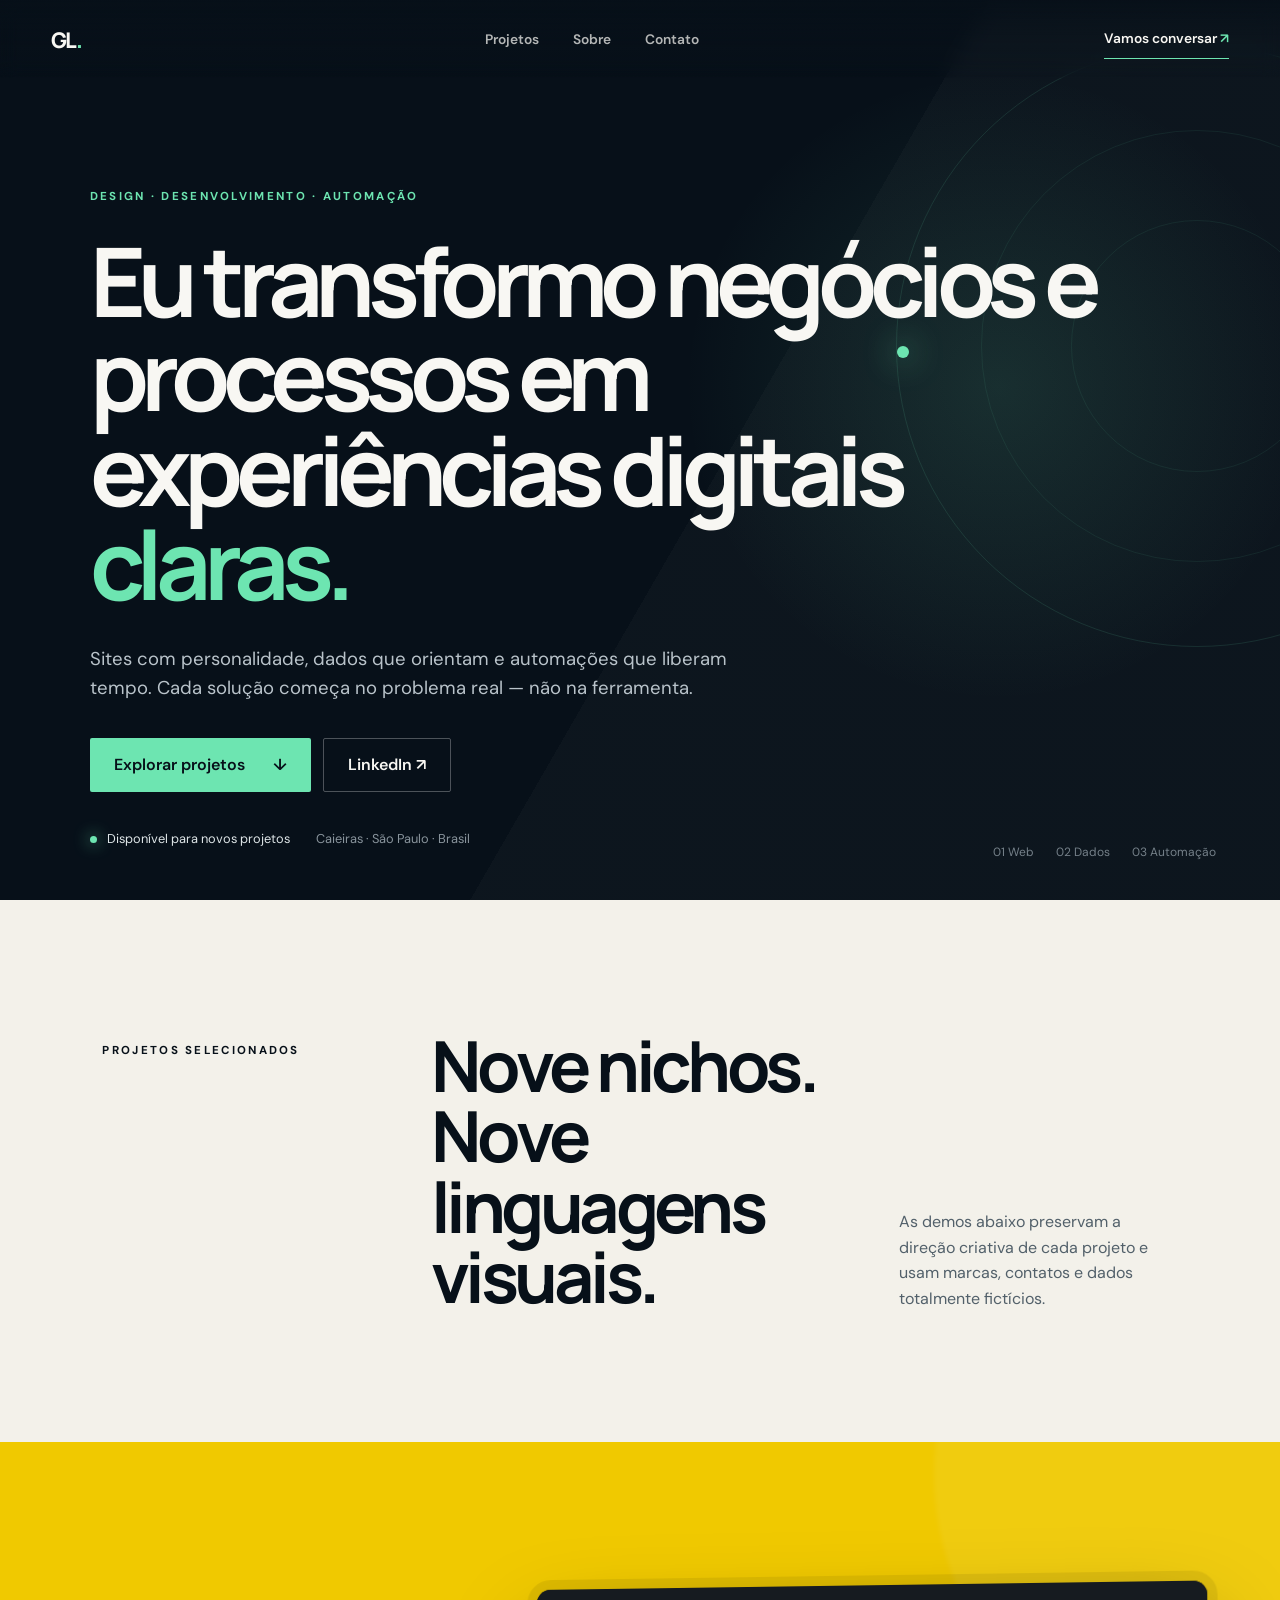
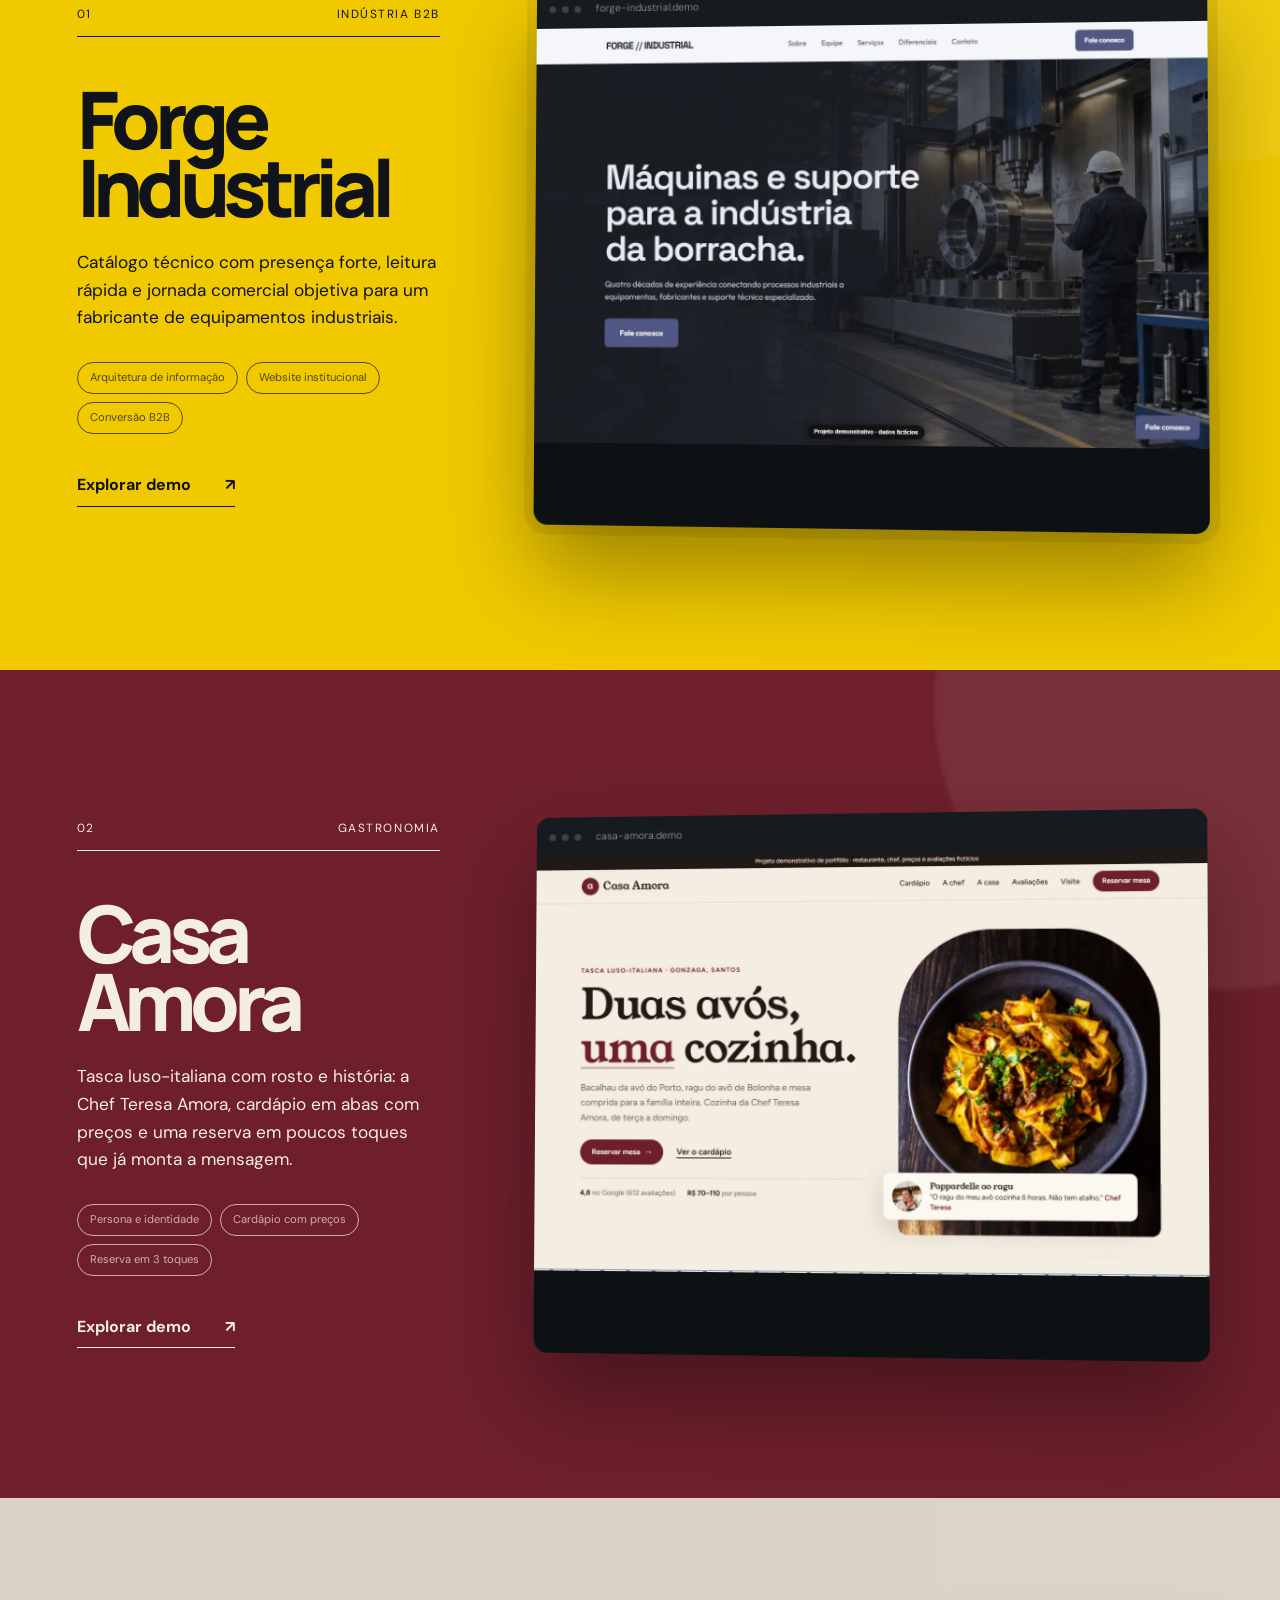
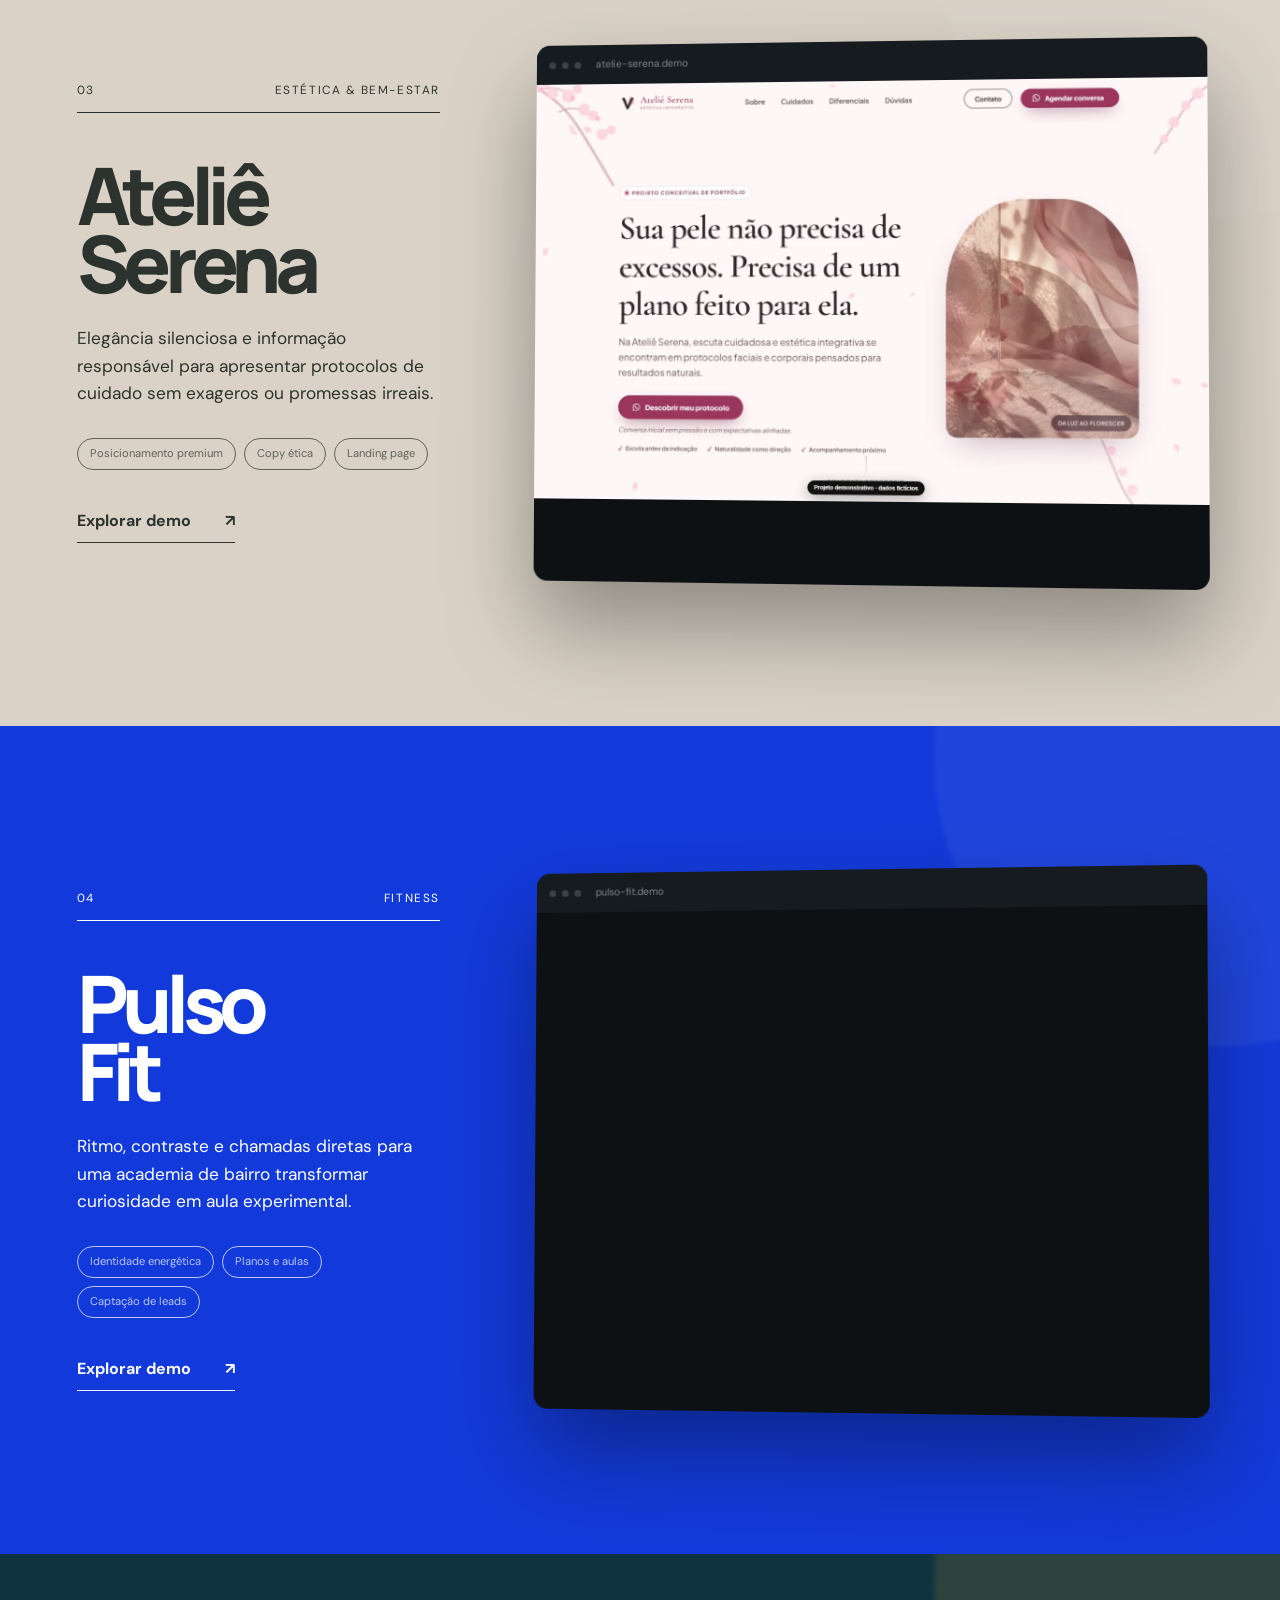
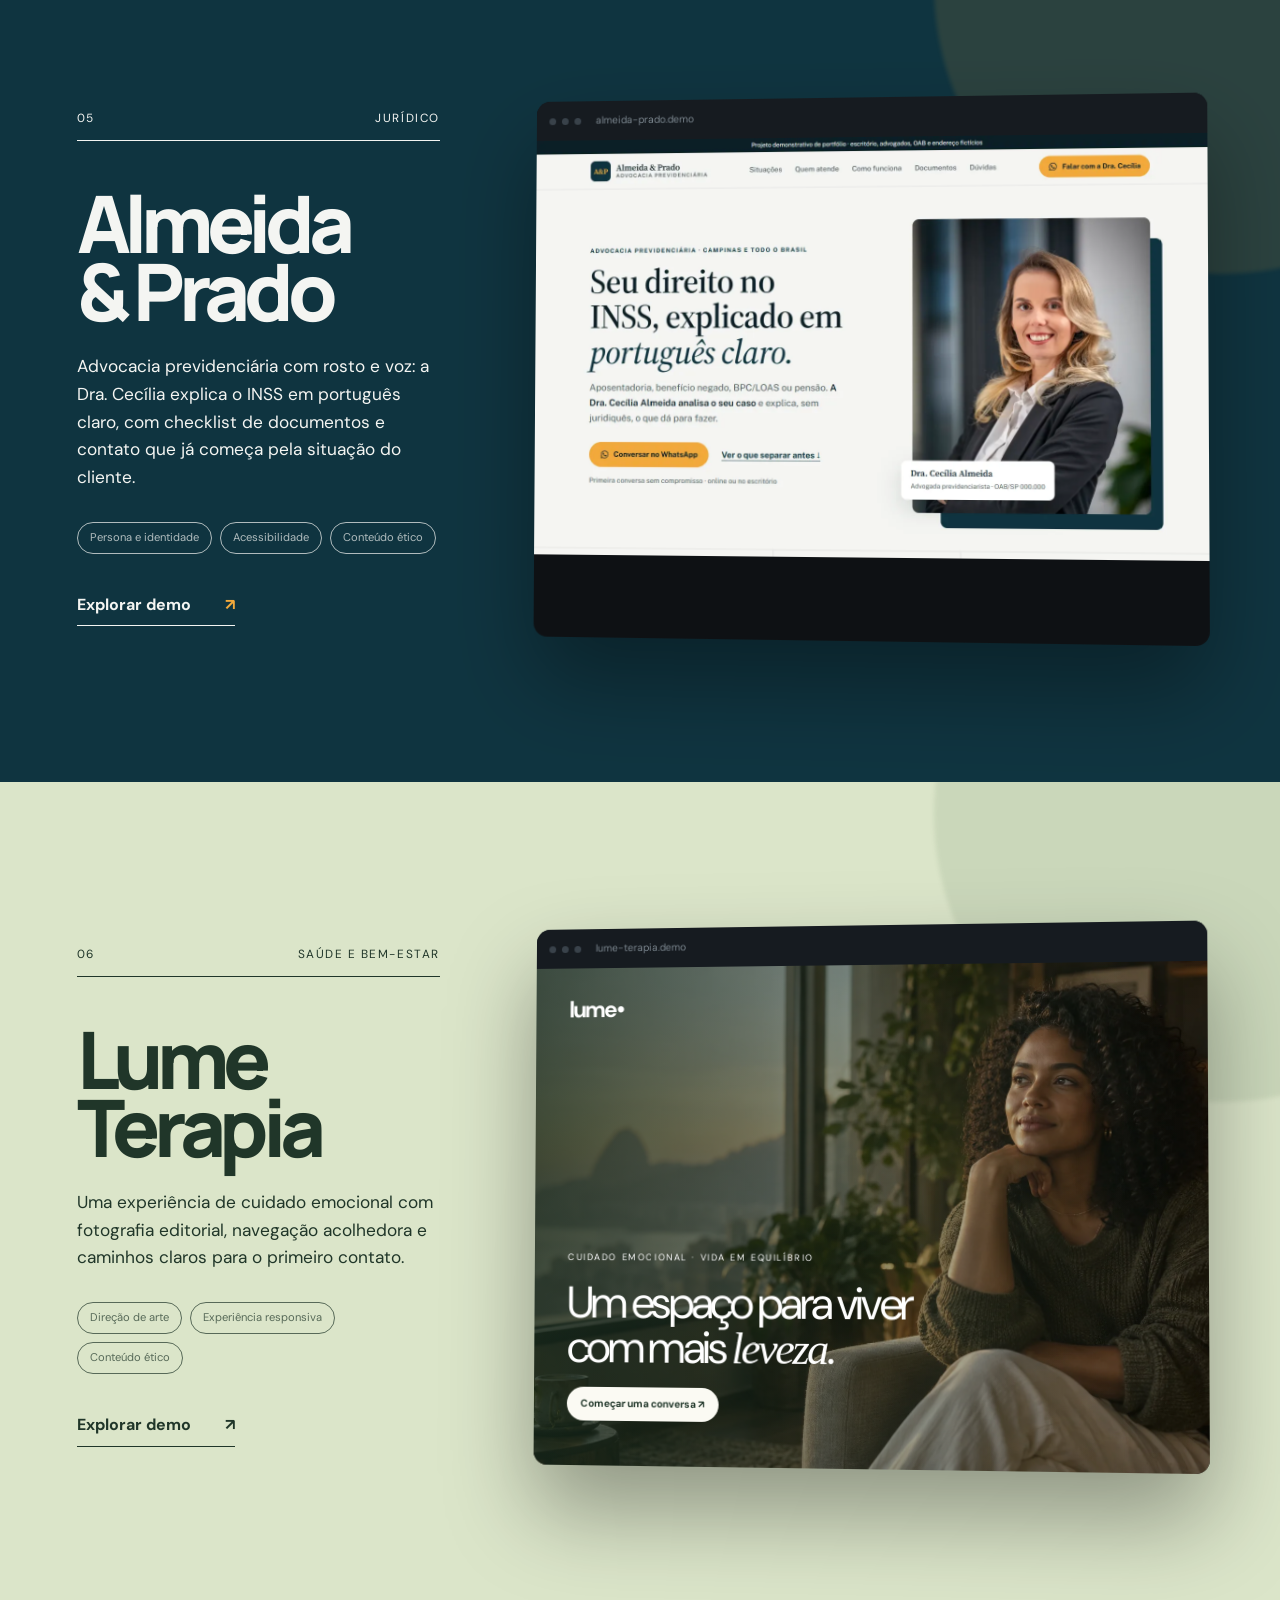
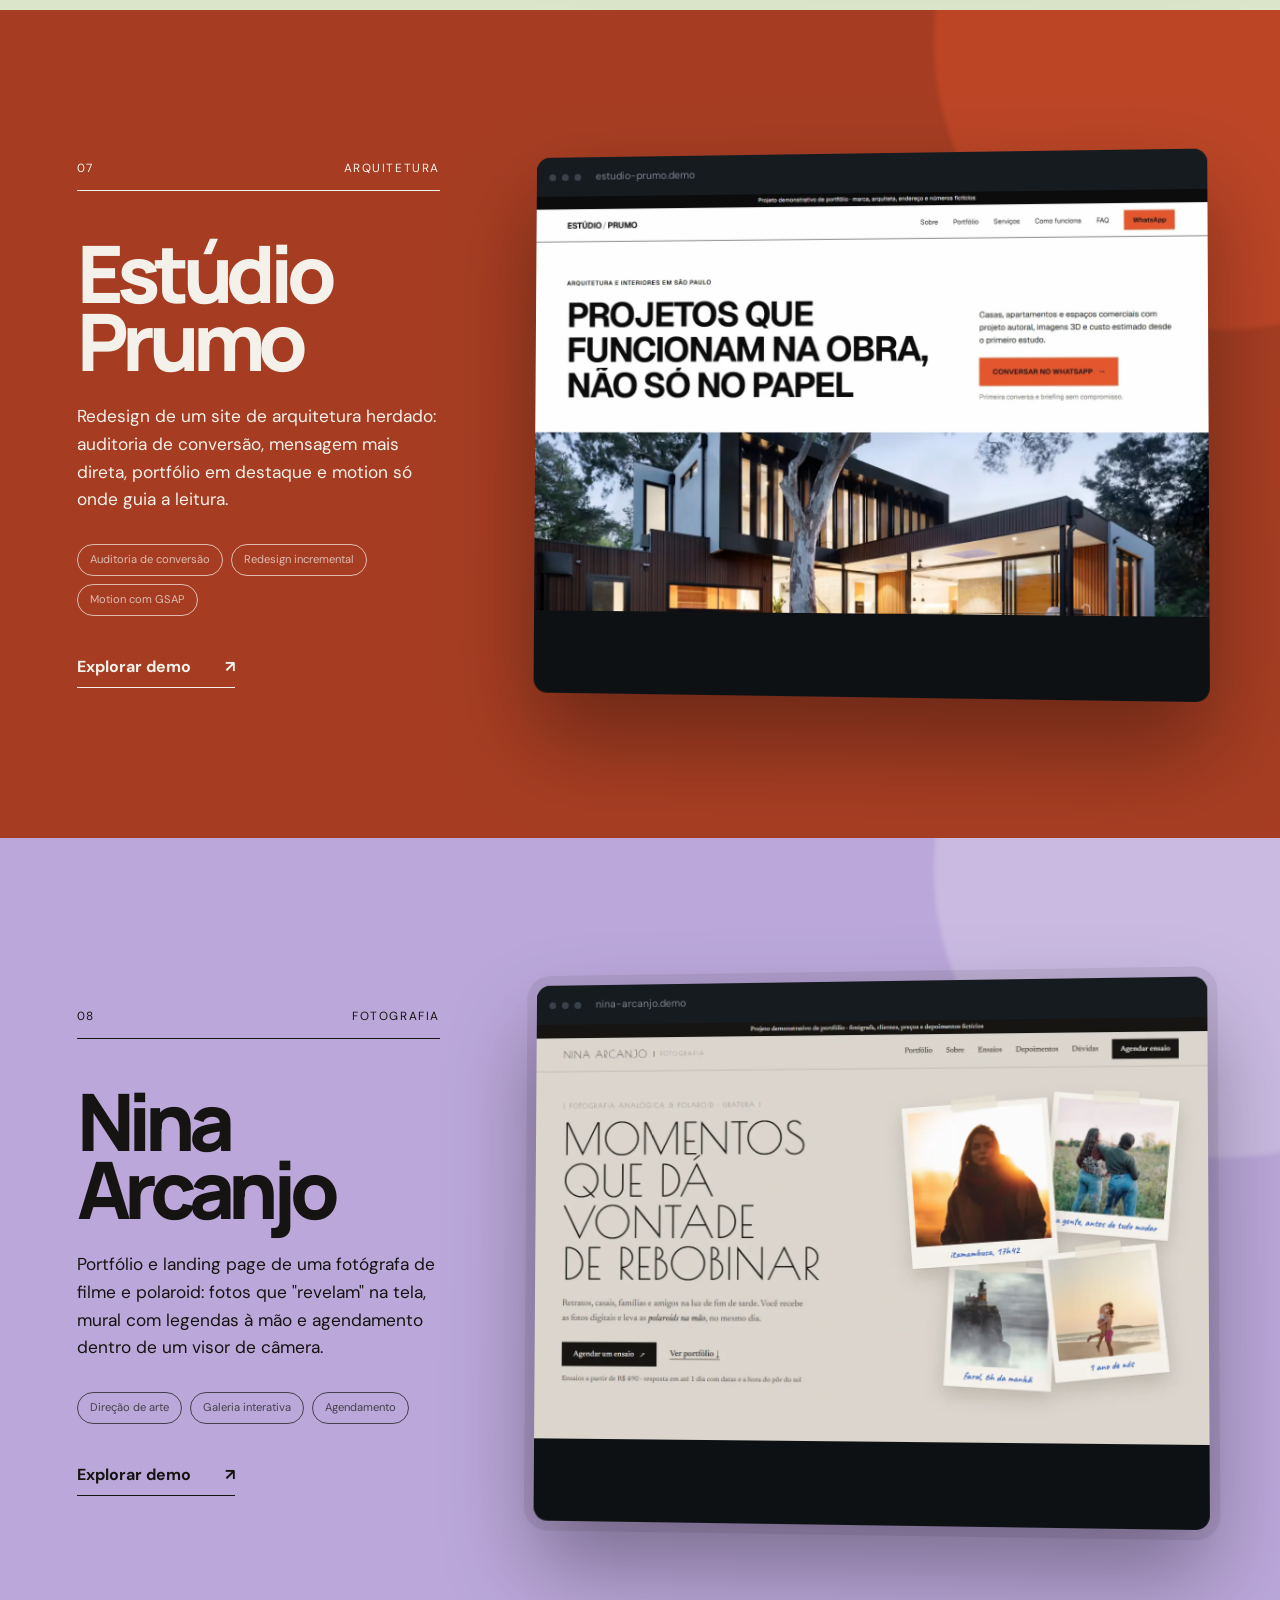
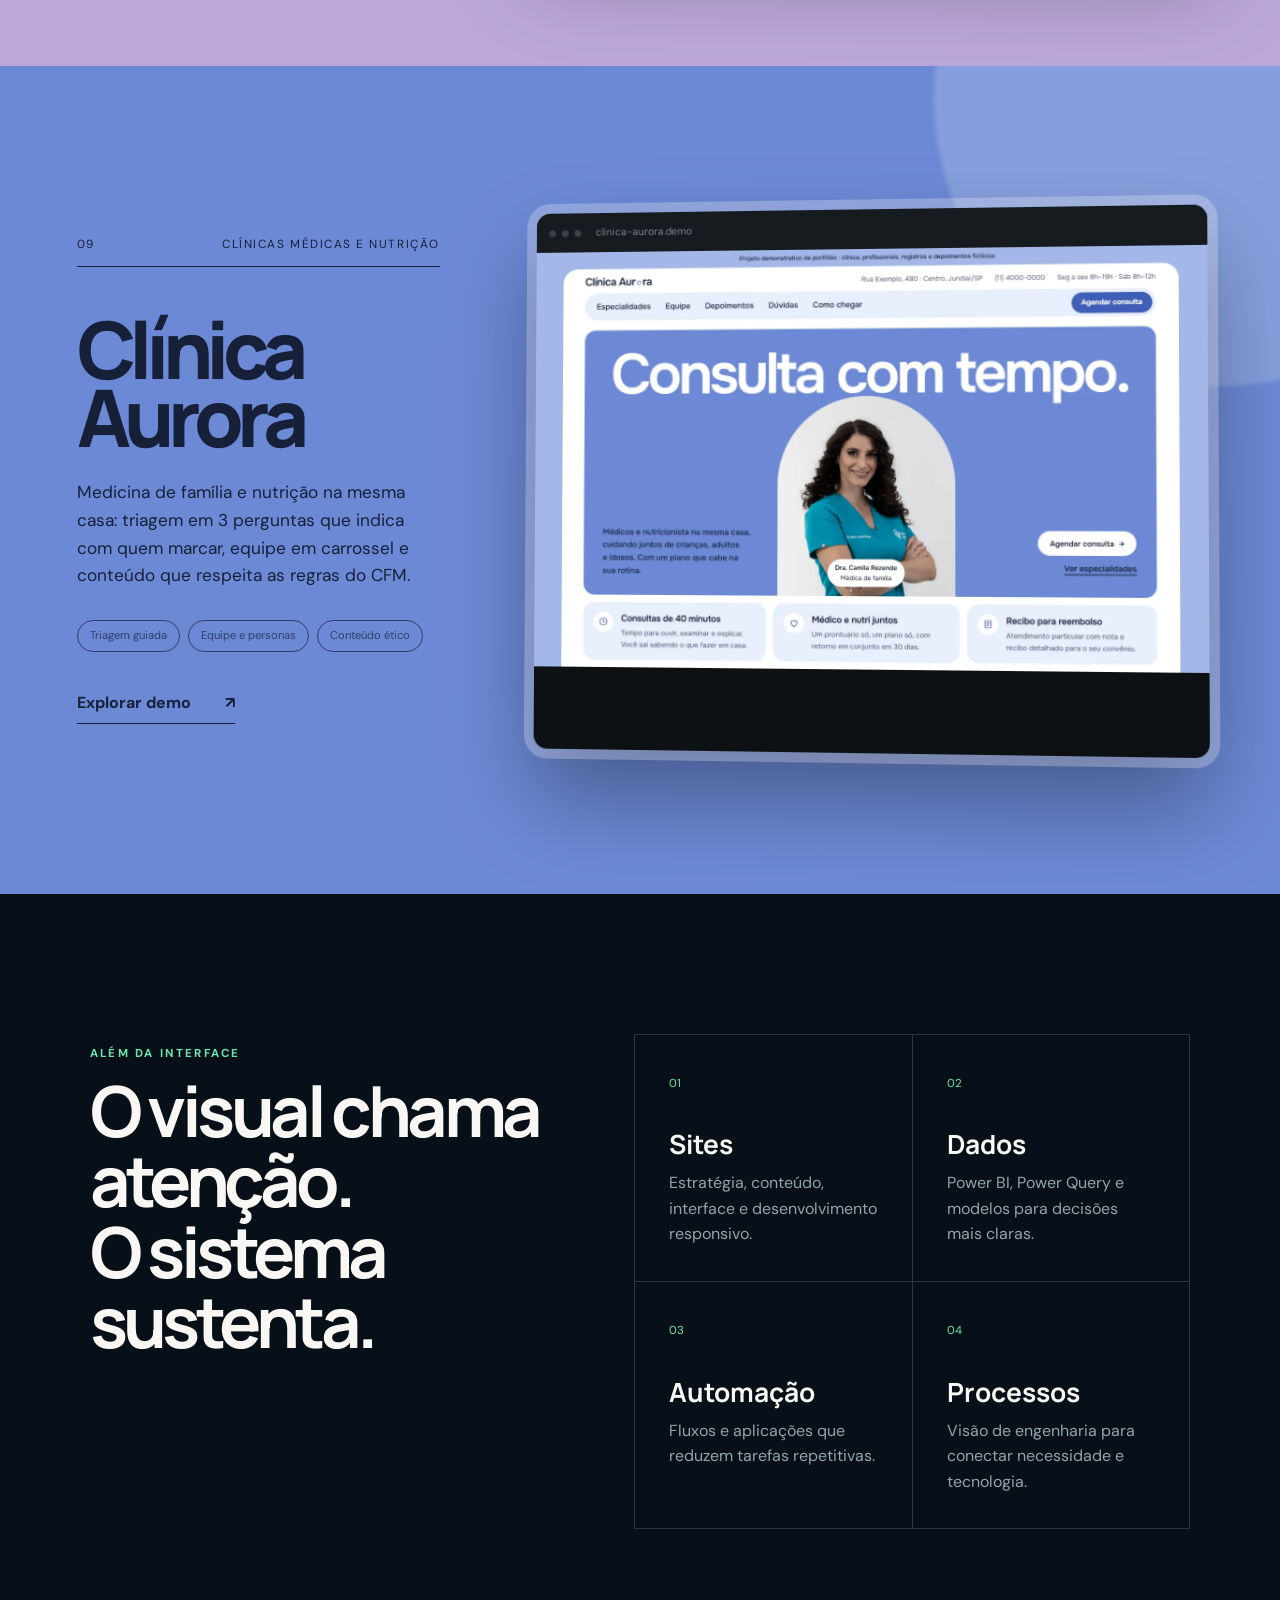
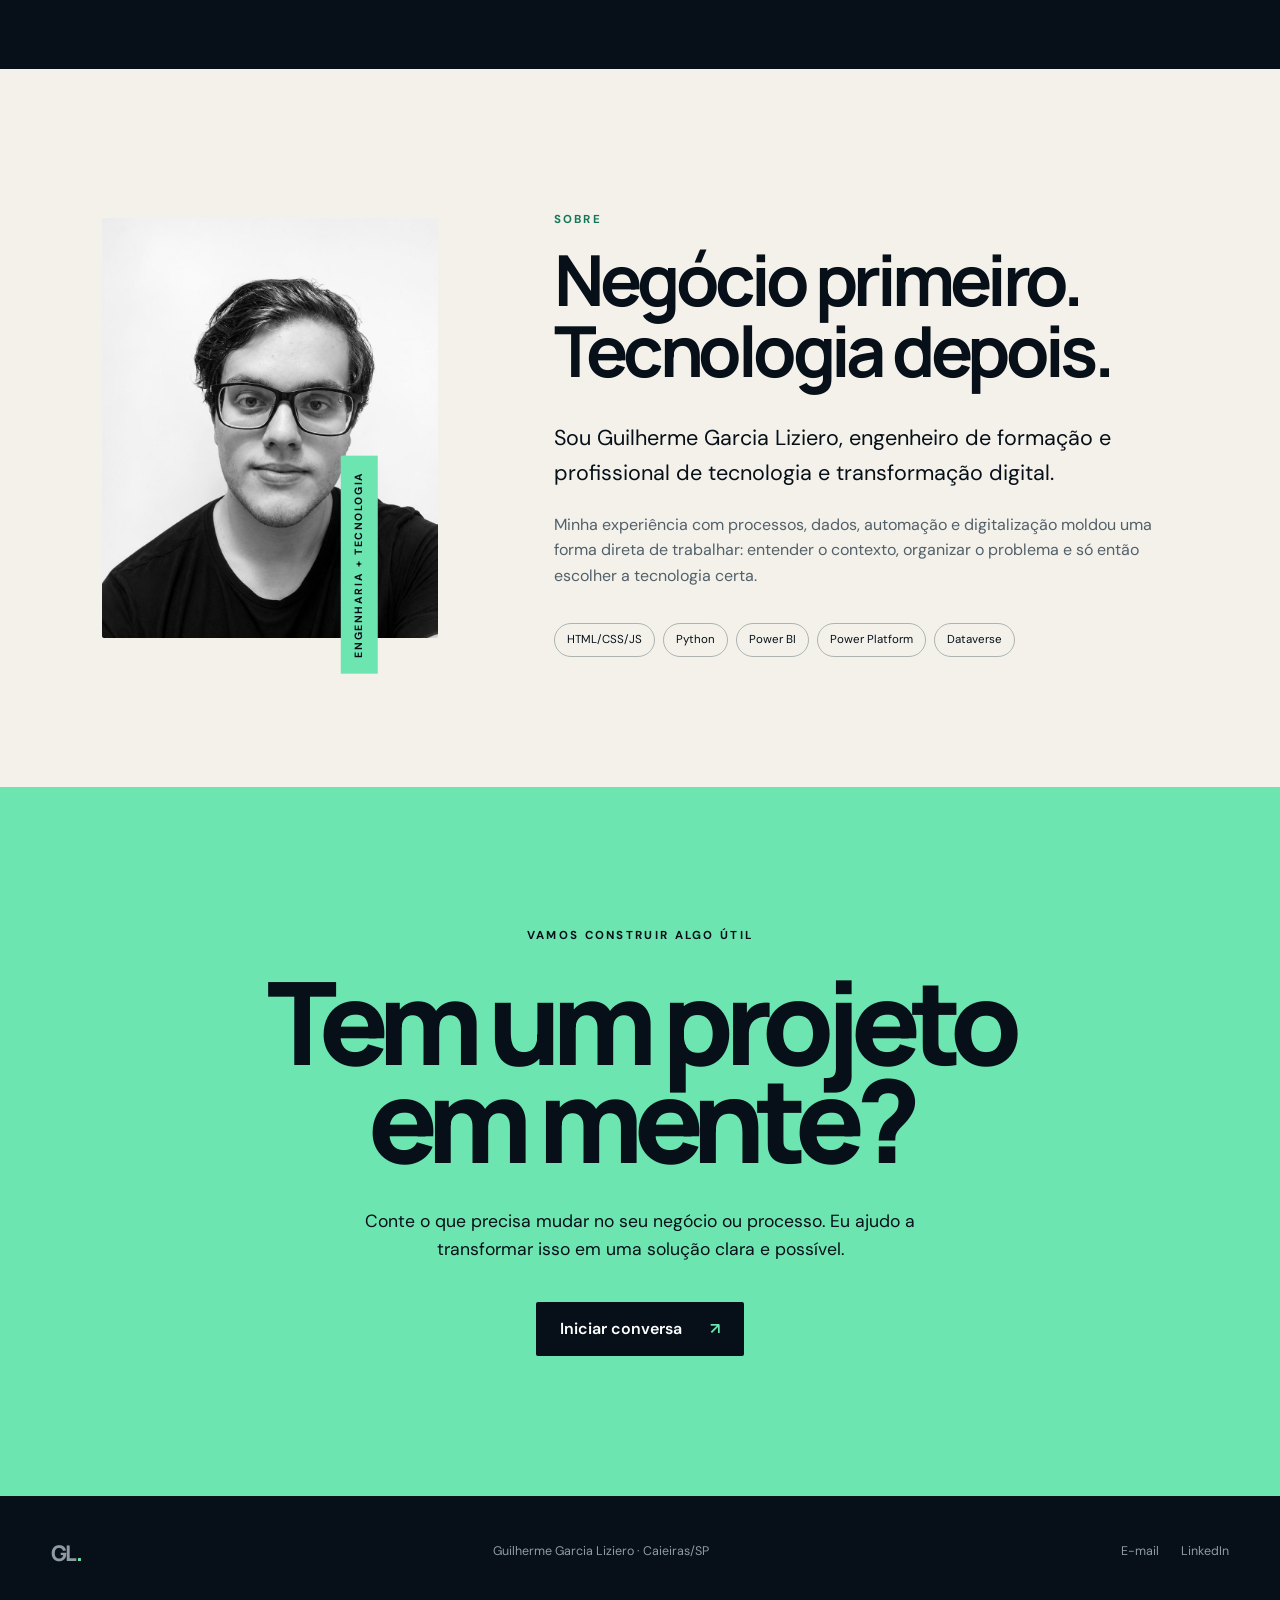
<file: index.html>
<!doctype html>
<html lang="pt-BR">
<head>
  <meta charset="utf-8"><meta name="viewport" content="width=device-width,initial-scale=1">
  <title>Guilherme Liziero — Sites, automação e dados</title>
  <meta name="description" content="Portfólio de Guilherme Liziero: experiências digitais que unem design, negócio, automação e dados."><meta name="theme-color" content="#071019">
  <link rel="icon" type="image/svg+xml" href="data:image/svg+xml,%3Csvg xmlns='http://www.w3.org/2000/svg' viewBox='0 0 64 64'%3E%3Crect width='64' height='64' rx='16' fill='%23071019'/%3E%3Cpath d='M42 22a15 15 0 1 0 0 20V32H31' fill='none' stroke='%236DE5B1' stroke-width='7' stroke-linecap='round'/%3E%3C/svg%3E">
  <link rel="preconnect" href="https://fonts.googleapis.com"><link rel="preconnect" href="https://fonts.gstatic.com" crossorigin>
  <link href="https://fonts.googleapis.com/css2?family=DM+Sans:wght@400;500;600&family=Manrope:wght@500;600;700;800&display=swap" rel="stylesheet"><link rel="stylesheet" href="style.css">
  <style>
    @media (max-height:850px) and (min-width:621px){
      .hero{align-content:start;padding-top:120px;padding-bottom:54px}
      .hero-copy{margin-top:0}
      .hero-note{position:static;grid-column:1/-1;margin-top:48px}
      .hero-index{display:none}
    }
  </style>
</head>
<body>
  <a class="skip" href="#conteudo">Pular para o conteúdo</a>
  <header class="topbar"><a class="brand" href="#inicio" aria-label="Página inicial">GL<span>.</span></a><nav class="nav" aria-label="Navegação principal"><a href="#trabalhos">Projetos</a><a href="#sobre">Sobre</a><a href="#contato">Contato</a></nav><a class="top-cta" href="https://wa.me/5511975745618?text=Ol%C3%A1%2C%20Guilherme!%20Vi%20seu%20portf%C3%B3lio%20e%20quero%20conversar%20sobre%20um%20projeto." target="_blank" rel="noopener">Vamos conversar <span>↗</span></a></header>
  <main id="conteudo">
    <section class="hero" id="inicio"><div class="hero-orbit" aria-hidden="true"><i></i><i></i><i></i></div><div class="hero-copy"><p class="eyebrow">DESIGN · DESENVOLVIMENTO · AUTOMAÇÃO</p><h1>Eu transformo negócios e processos em experiências digitais <em>claras.</em></h1><p class="hero-lead">Sites com personalidade, dados que orientam e automações que liberam tempo. Cada solução começa no problema real — não na ferramenta.</p><div class="hero-actions"><a class="button primary" href="#trabalhos">Explorar projetos <span>↓</span></a><a class="button ghost" href="https://www.linkedin.com/in/guilherme-garcia-liziero/" target="_blank" rel="noopener">LinkedIn ↗</a></div></div><div class="hero-note"><span class="availability"><i></i> Disponível para novos projetos</span><p>Caieiras · São Paulo · Brasil</p></div><div class="hero-index" aria-label="Áreas de atuação"><span>01 Web</span><span>02 Dados</span><span>03 Automação</span></div></section>
    <section class="intro" id="trabalhos"><p class="kicker">PROJETOS SELECIONADOS</p><h2>Nove nichos.<br>Nove linguagens visuais.</h2><p>As demos abaixo preservam a direção criativa de cada projeto e usam marcas, contatos e dados totalmente fictícios.</p></section>

    <section class="project-band industrial" data-project><div class="project-copy"><div class="project-meta"><span>01</span><span>Indústria B2B</span></div><h2>Forge<br>Industrial</h2><p>Catálogo técnico com presença forte, leitura rápida e jornada comercial objetiva para um fabricante de equipamentos industriais.</p><ul><li>Arquitetura de informação</li><li>Website institucional</li><li>Conversão B2B</li></ul><a class="project-link" href="projetos/forge-industrial/index.html">Explorar demo <span>↗</span></a></div><a class="project-stage" href="projetos/forge-industrial/index.html" aria-label="Abrir demo Forge Industrial"><div class="browser"><div class="browser-bar"><i></i><i></i><i></i><span>forge-industrial.demo</span></div><img src="preview-assets/forge-industrial.webp" alt="Prévia do projeto Forge Industrial" width="1440" height="900" decoding="async"></div></a></section>
    <section class="project-band gastronomy" data-project><div class="project-copy"><div class="project-meta"><span>02</span><span>Gastronomia</span></div><h2>Casa<br>Amora</h2><p>Tasca luso-italiana com rosto e história: a Chef Teresa Amora, cardápio em abas com preços e uma reserva em poucos toques que já monta a mensagem.</p><ul><li>Persona e identidade</li><li>Cardápio com preços</li><li>Reserva em 3 toques</li></ul><a class="project-link" href="projetos/casa-amora/index.html">Explorar demo <span>↗</span></a></div><a class="project-stage" href="projetos/casa-amora/index.html" aria-label="Abrir demo Casa Amora"><div class="browser"><div class="browser-bar"><i></i><i></i><i></i><span>casa-amora.demo</span></div><img src="preview-assets/casa-amora.webp" alt="Prévia do projeto Casa Amora" width="1440" height="900" decoding="async"></div></a></section>
    <section class="project-band beauty" data-project><div class="project-copy"><div class="project-meta"><span>03</span><span>Estética &amp; bem-estar</span></div><h2>Ateliê<br>Serena</h2><p>Elegância silenciosa e informação responsável para apresentar protocolos de cuidado sem exageros ou promessas irreais.</p><ul><li>Posicionamento premium</li><li>Copy ética</li><li>Landing page</li></ul><a class="project-link" href="projetos/atelie-serena/index.html">Explorar demo <span>↗</span></a></div><a class="project-stage" href="projetos/atelie-serena/index.html" aria-label="Abrir demo Ateliê Serena"><div class="browser"><div class="browser-bar"><i></i><i></i><i></i><span>atelie-serena.demo</span></div><img src="preview-assets/atelie-serena.webp" alt="Prévia do projeto Ateliê Serena" width="1440" height="900" decoding="async"></div></a></section>
    <section class="project-band fitness" data-project><div class="project-copy"><div class="project-meta"><span>04</span><span>Fitness</span></div><h2>Pulso<br>Fit</h2><p>Ritmo, contraste e chamadas diretas para uma academia de bairro transformar curiosidade em aula experimental.</p><ul><li>Identidade energética</li><li>Planos e aulas</li><li>Captação de leads</li></ul><a class="project-link" href="projetos/pulso-fit/index.html">Explorar demo <span>↗</span></a></div><a class="project-stage" href="projetos/pulso-fit/index.html" aria-label="Abrir demo Pulso Fit"><div class="browser"><div class="browser-bar"><i></i><i></i><i></i><span>pulso-fit.demo</span></div><img src="preview-assets/pulso-fit.webp" alt="Prévia do projeto Pulso Fit" width="1440" height="900" decoding="async"></div></a></section>
    <section class="project-band legal" data-project><div class="project-copy"><div class="project-meta"><span>05</span><span>Jurídico</span></div><h2>Almeida<br>&amp; Prado</h2><p>Advocacia previdenciária com rosto e voz: a Dra. Cecília explica o INSS em português claro, com checklist de documentos e contato que já começa pela situação do cliente.</p><ul><li>Persona e identidade</li><li>Acessibilidade</li><li>Conteúdo ético</li></ul><a class="project-link" href="projetos/almeida-prado/index.html">Explorar demo <span>↗</span></a></div><a class="project-stage" href="projetos/almeida-prado/index.html" aria-label="Abrir demo Almeida &amp; Prado"><div class="browser"><div class="browser-bar"><i></i><i></i><i></i><span>almeida-prado.demo</span></div><img src="preview-assets/almeida-prado.webp" alt="Prévia do projeto Almeida &amp; Prado" width="1440" height="900" decoding="async"></div></a></section>
    <section class="project-band therapy" data-project><div class="project-copy"><div class="project-meta"><span>06</span><span>Saúde e bem-estar</span></div><h2>Lume<br>Terapia</h2><p>Uma experiência de cuidado emocional com fotografia editorial, navegação acolhedora e caminhos claros para o primeiro contato.</p><ul><li>Direção de arte</li><li>Experiência responsiva</li><li>Conteúdo ético</li></ul><a class="project-link" href="projetos/lume-terapia/index.html">Explorar demo <span>↗</span></a></div><a class="project-stage" href="projetos/lume-terapia/index.html" aria-label="Abrir demo Lume Terapia"><div class="browser"><div class="browser-bar"><i></i><i></i><i></i><span>lume-terapia.demo</span></div><div class="lume-preview" role="img" aria-label="Prévia do projeto Lume Terapia com fotografia e título sobrepostos"><span class="lume-preview__logo">lume•</span><div><small>CUIDADO EMOCIONAL · VIDA EM EQUILÍBRIO</small><strong>Um espaço para viver com mais <em>leveza.</em></strong><span class="lume-preview__button">Começar uma conversa ↗</span></div></div></div></a></section>

    <section class="project-band architecture" data-project><div class="project-copy"><div class="project-meta"><span>07</span><span>Arquitetura</span></div><h2>Estúdio<br>Prumo</h2><p>Redesign de um site de arquitetura herdado: auditoria de conversão, mensagem mais direta, portfólio em destaque e motion só onde guia a leitura.</p><ul><li>Auditoria de conversão</li><li>Redesign incremental</li><li>Motion com GSAP</li></ul><a class="project-link" href="projetos/estudio-prumo/index.html">Explorar demo <span>↗</span></a></div><a class="project-stage" href="projetos/estudio-prumo/index.html" aria-label="Abrir demo Estúdio Prumo"><div class="browser"><div class="browser-bar"><i></i><i></i><i></i><span>estudio-prumo.demo</span></div><img src="preview-assets/estudio-prumo.webp" alt="Prévia do projeto Estúdio Prumo" width="1440" height="900" loading="lazy" decoding="async"></div></a></section>
    <section class="project-band photo" data-project><div class="project-copy"><div class="project-meta"><span>08</span><span>Fotografia</span></div><h2>Nina<br>Arcanjo</h2><p>Portfólio e landing page de uma fotógrafa de filme e polaroid: fotos que "revelam" na tela, mural com legendas à mão e agendamento dentro de um visor de câmera.</p><ul><li>Direção de arte</li><li>Galeria interativa</li><li>Agendamento</li></ul><a class="project-link" href="projetos/nina-arcanjo/index.html">Explorar demo <span>↗</span></a></div><a class="project-stage" href="projetos/nina-arcanjo/index.html" aria-label="Abrir demo Nina Arcanjo"><div class="browser"><div class="browser-bar"><i></i><i></i><i></i><span>nina-arcanjo.demo</span></div><img src="preview-assets/nina-arcanjo.webp" alt="Prévia do projeto Nina Arcanjo" width="1440" height="900" loading="lazy" decoding="async"></div></a></section>
    <section class="project-band clinic" data-project><div class="project-copy"><div class="project-meta"><span>09</span><span>Clínicas médicas e nutrição</span></div><h2>Clínica<br>Aurora</h2><p>Medicina de família e nutrição na mesma casa: triagem em 3 perguntas que indica com quem marcar, equipe em carrossel e conteúdo que respeita as regras do CFM.</p><ul><li>Triagem guiada</li><li>Equipe e personas</li><li>Conteúdo ético</li></ul><a class="project-link" href="projetos/clinica-aurora/index.html">Explorar demo <span>↗</span></a></div><a class="project-stage" href="projetos/clinica-aurora/index.html" aria-label="Abrir demo Clínica Aurora"><div class="browser"><div class="browser-bar"><i></i><i></i><i></i><span>clinica-aurora.demo</span></div><img src="preview-assets/clinica-aurora.webp" alt="Prévia do projeto Clínica Aurora" width="1440" height="900" loading="lazy" decoding="async"></div></a></section>
    <section class="capabilities"><div><p class="kicker">ALÉM DA INTERFACE</p><h2>O visual chama atenção.<br>O sistema sustenta.</h2></div><div class="cap-grid"><article><span>01</span><h3>Sites</h3><p>Estratégia, conteúdo, interface e desenvolvimento responsivo.</p></article><article><span>02</span><h3>Dados</h3><p>Power BI, Power Query e modelos para decisões mais claras.</p></article><article><span>03</span><h3>Automação</h3><p>Fluxos e aplicações que reduzem tarefas repetitivas.</p></article><article><span>04</span><h3>Processos</h3><p>Visão de engenharia para conectar necessidade e tecnologia.</p></article></div></section>
    <section class="about" id="sobre"><div class="portrait"><img src="guilherme.jpg" alt="Guilherme Garcia Liziero" loading="lazy"><span>ENGENHARIA + TECNOLOGIA</span></div><div class="about-copy"><p class="kicker">SOBRE</p><h2>Negócio primeiro.<br>Tecnologia depois.</h2><p class="about-lead">Sou Guilherme Garcia Liziero, engenheiro de formação e profissional de tecnologia e transformação digital.</p><p>Minha experiência com processos, dados, automação e digitalização moldou uma forma direta de trabalhar: entender o contexto, organizar o problema e só então escolher a tecnologia certa.</p><div class="tool-row"><span>HTML/CSS/JS</span><span>Python</span><span>Power BI</span><span>Power Platform</span><span>Dataverse</span></div></div></section>
    <section class="contact" id="contato"><p class="kicker">VAMOS CONSTRUIR ALGO ÚTIL</p><h2>Tem um projeto<br>em mente?</h2><p>Conte o que precisa mudar no seu negócio ou processo. Eu ajudo a transformar isso em uma solução clara e possível.</p><a class="button contact-button" href="https://wa.me/5511975745618?text=Ol%C3%A1%2C%20Guilherme!%20Vi%20seu%20portf%C3%B3lio%20e%20quero%20conversar%20sobre%20um%20projeto." target="_blank" rel="noopener">Iniciar conversa <span>↗</span></a></section>
  </main>
  <footer><a class="brand" href="#inicio">GL<span>.</span></a><p>Guilherme Garcia Liziero · Caieiras/SP</p><div><a href="mailto:guilherme.g.liziero@gmail.com">E-mail</a><a href="https://www.linkedin.com/in/guilherme-garcia-liziero/" target="_blank" rel="noopener">LinkedIn</a></div></footer><script src="script.js"></script>
</body>
</html>
</file>
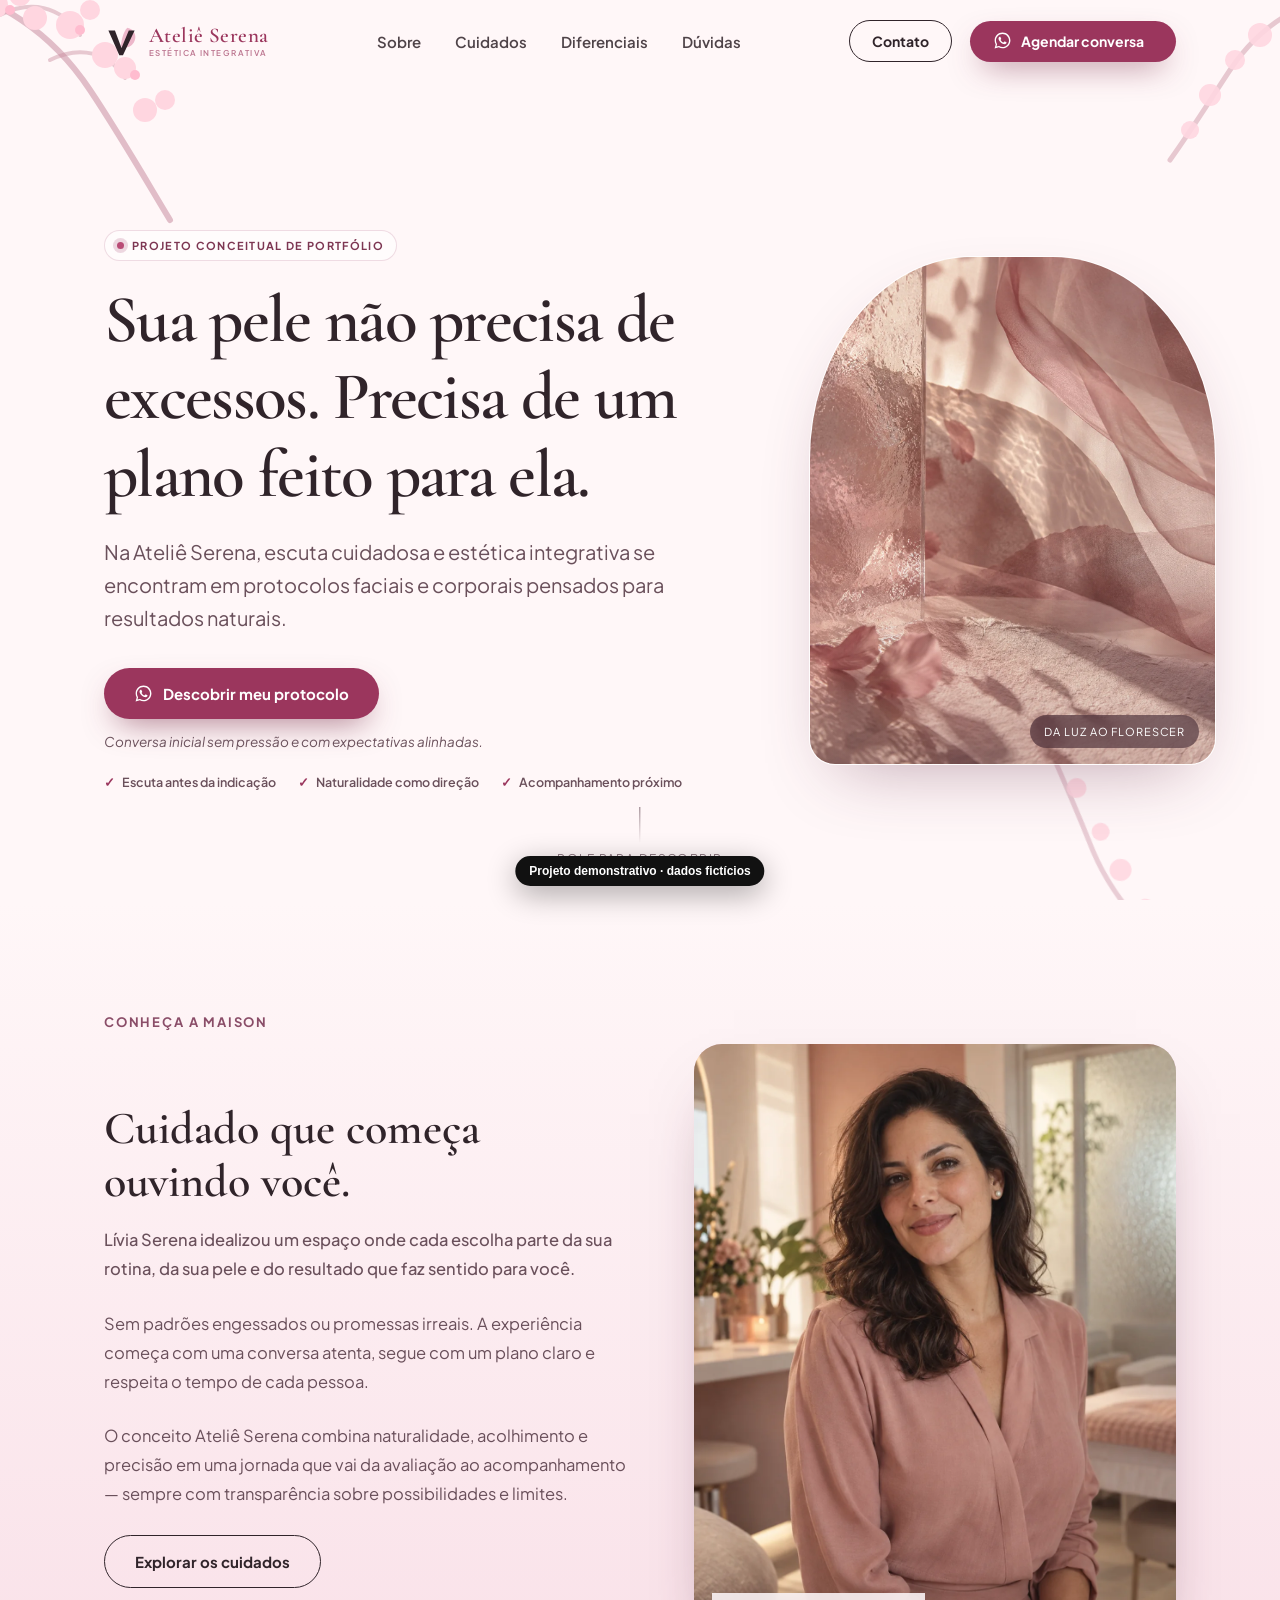
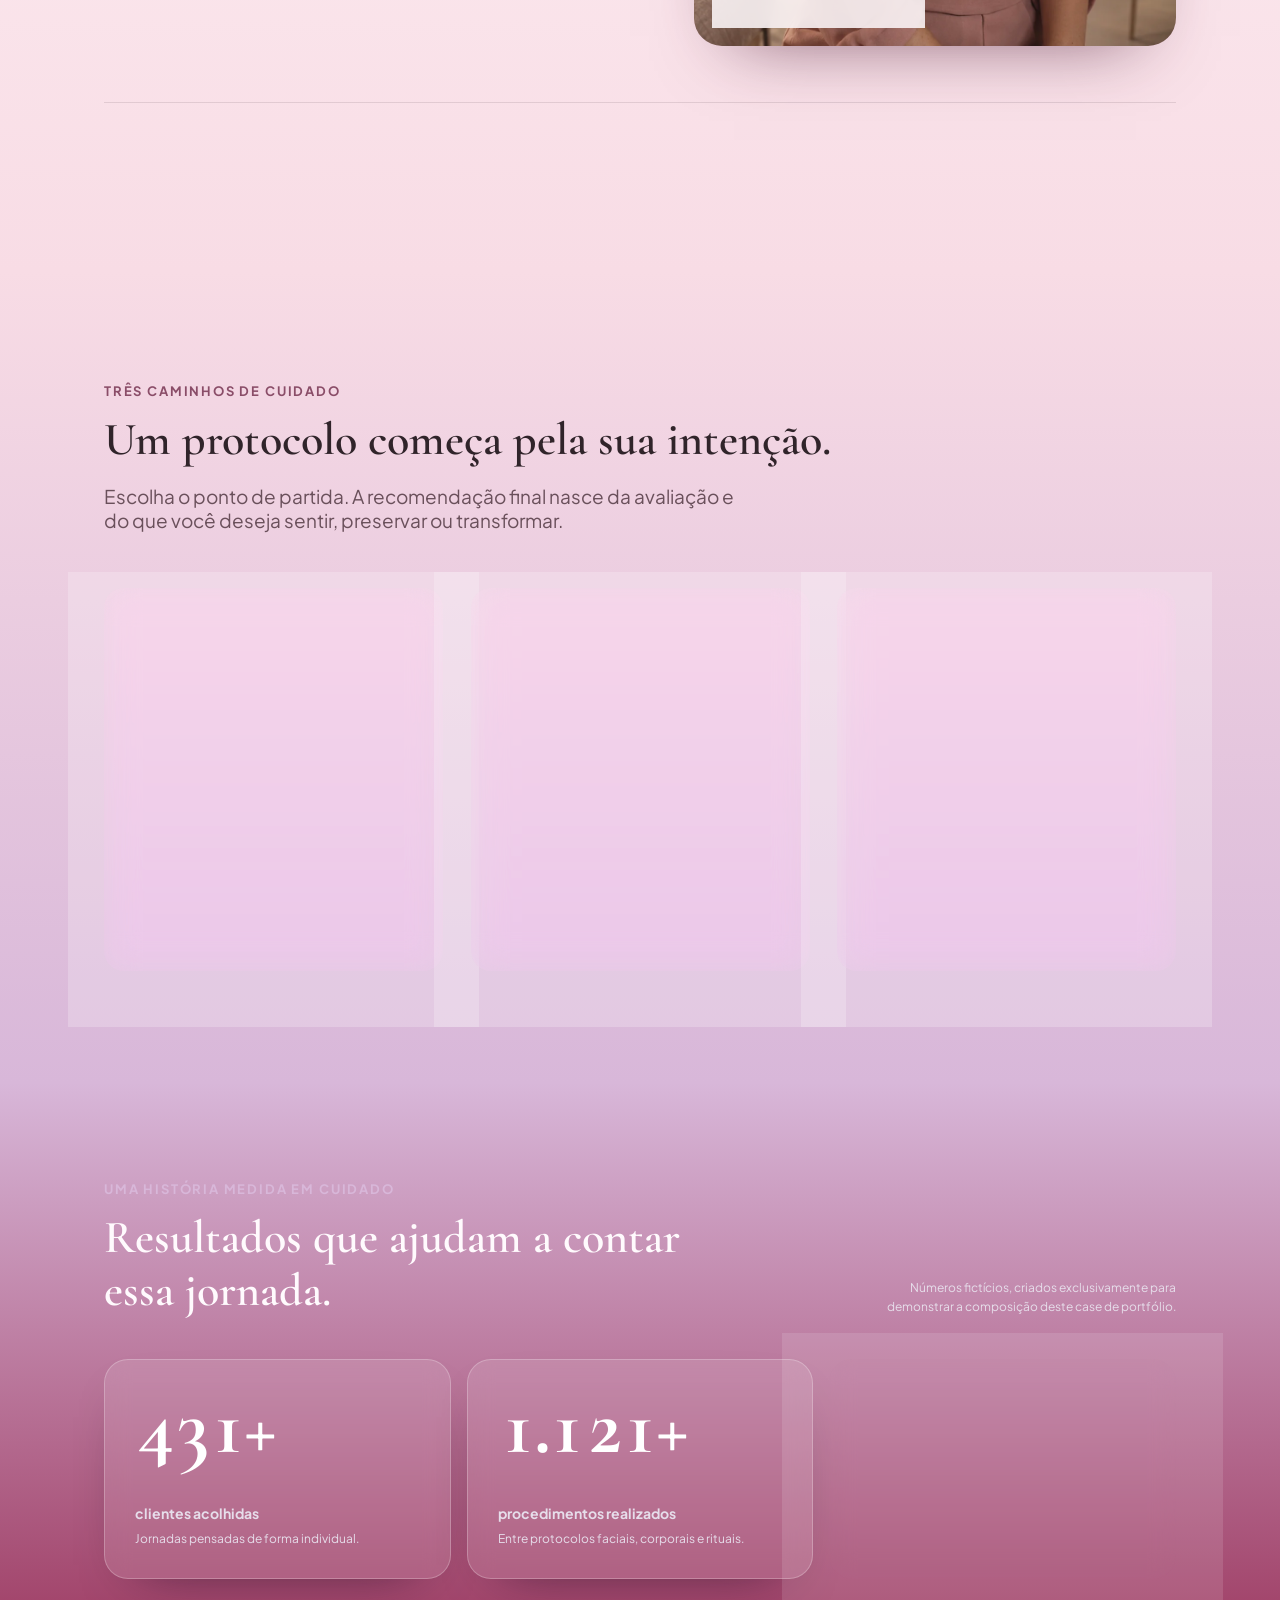
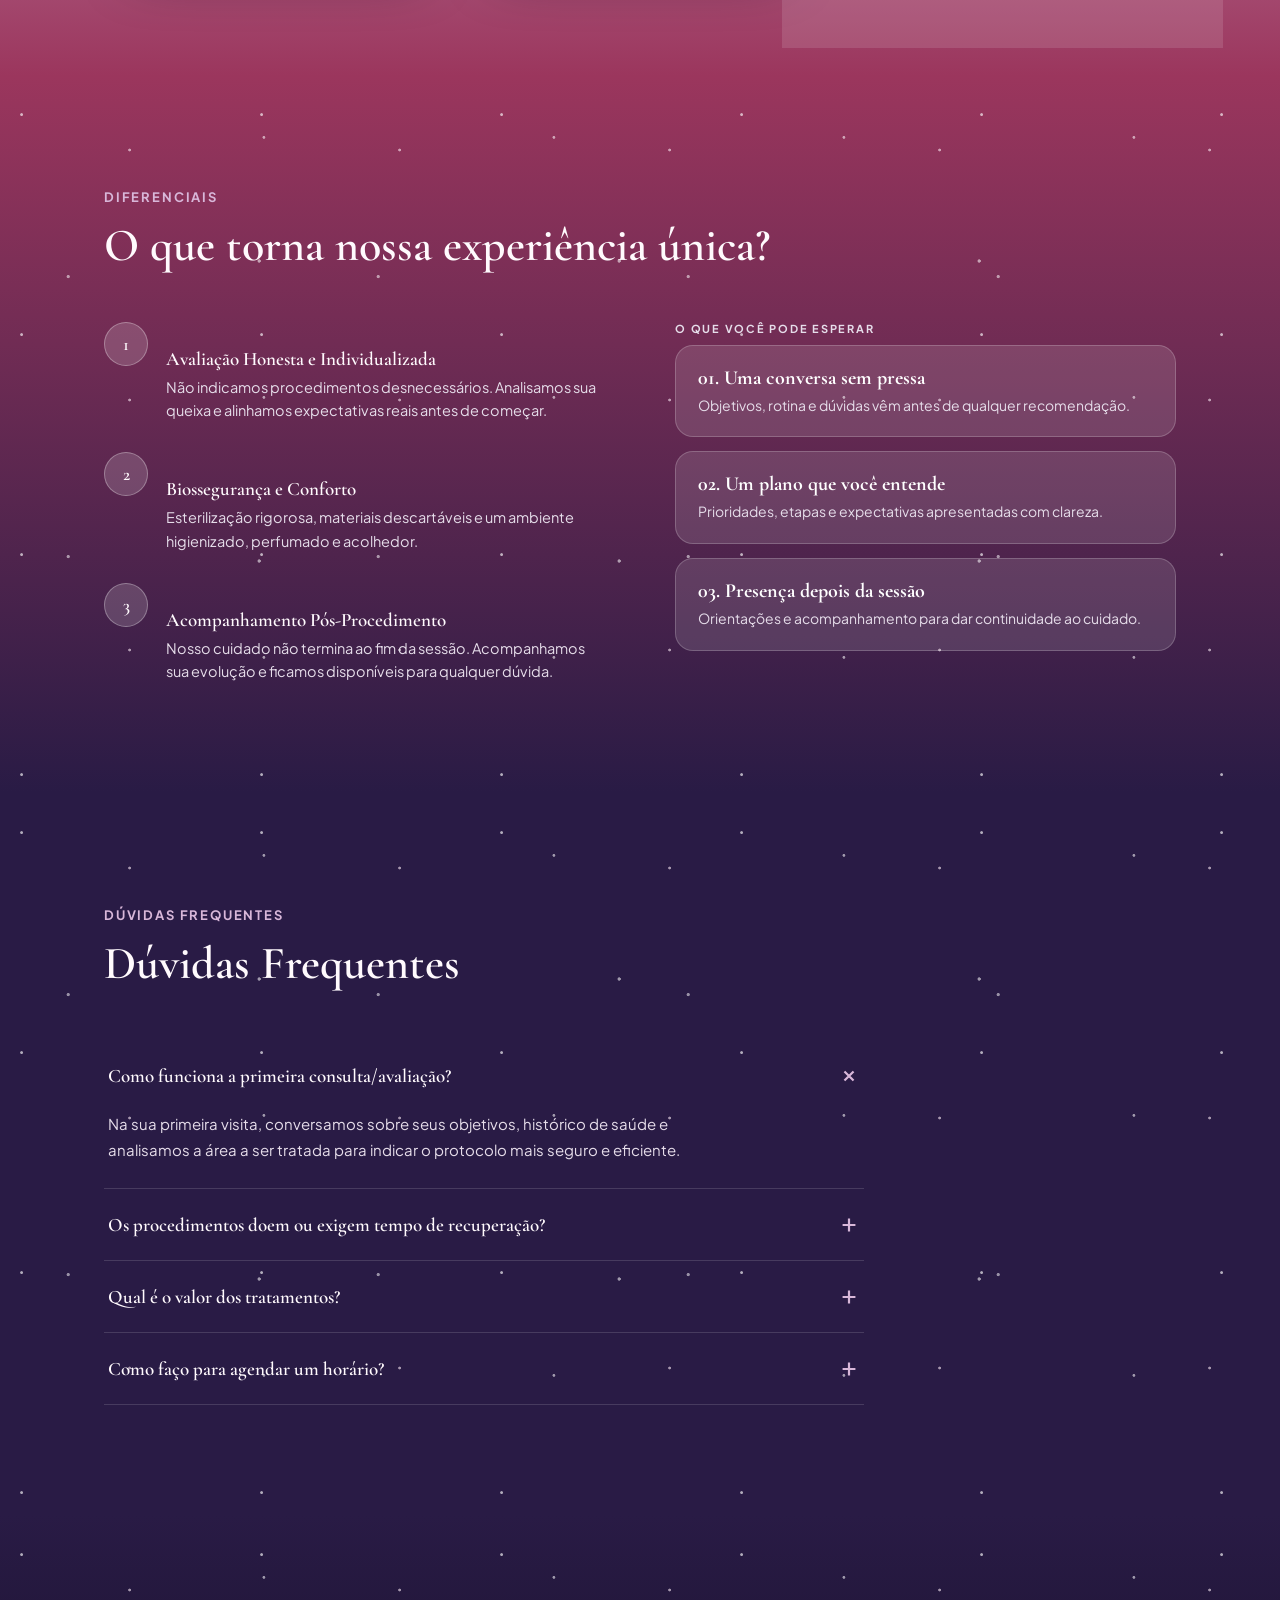
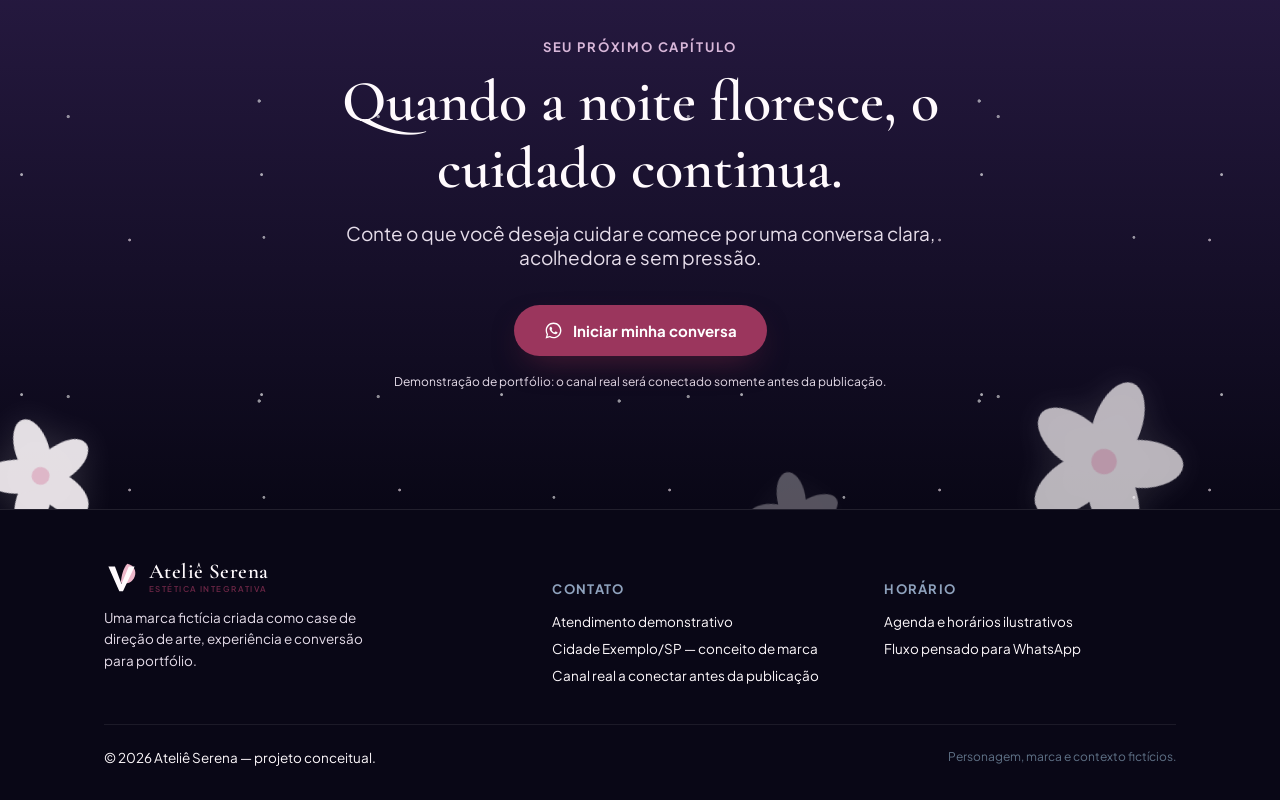
<file: projetos/atelie-serena/index.html>
<!DOCTYPE html>
<html lang="pt-BR">
<head>
<meta charset="UTF-8">
<meta name="viewport" content="width=device-width, initial-scale=1.0">
<title>Ateliê Serena | Estética Integrativa em Cidade Exemplo</title>
<meta name="description" content="Uma experiência de estética integrativa guiada por escuta, naturalidade e protocolos sob medida. Conheça o projeto conceitual Ateliê Serena.">

<!-- Google Fonts -->
<link rel="preconnect" href="https://fonts.googleapis.com">
<link rel="preconnect" href="https://fonts.gstatic.com" crossorigin>
<link href="https://fonts.googleapis.com/css2?family=Cormorant+Garamond:ital,wght@0,400;0,500;0,600;1,500&family=Plus+Jakarta+Sans:wght@400;500;600;700&display=swap" rel="stylesheet">
<meta name="theme-color" content="#fff7f8">
<meta name="color-scheme" content="light only">
<link rel="icon" href="data:image/svg+xml,%3Csvg xmlns='http://www.w3.org/2000/svg' viewBox='0 0 100 100'%3E%3Crect width='100' height='100' rx='24' fill='%23FFF4F4'/%3E%3Cpath d='M20 24 50 78 80 24 64 24 50 53 36 24Z' fill='%239B365D'/%3E%3Ccircle cx='71' cy='28' r='9' fill='%23F0C6D5'/%3E%3C/svg%3E">

<style>
/* ============================================================
   1. RESET & VARIÁVEIS
   ============================================================ */
:root{
  color-scheme:only light;
  --c1:#FFF4F4; /* branco rosado - topo */
  --c2:#FFD6E0; /* rosa suave */
  --c3:#BDB2FF; /* lilás pastel */
  --c4:#3A86FF; /* azul vibrante - CTA */
  --c5:#0F2540; /* azul profundo */
  --c6:#050E1A; /* azul noturno - rodapé */

  --ink:#3a2b33;      /* texto em fundos claros */
  --ink-soft:#6b5560; /* texto secundário em fundos claros */
  --cream:#fbf7fb;    /* texto em fundos escuros */
  --cream-soft:#c9d3e0;/* texto secundário em fundos escuros */

  --font-head:'Cormorant Garamond', serif;
  --font-body:'Plus Jakarta Sans', sans-serif;

  --container:1120px;
  --radius:20px;
  --eyebrow-light:#8a4d68; /* contraste AA sobre fundos claros (era #a6779a, ~3.4:1) */
}

*,*::before,*::after{ box-sizing:border-box; }
html{ scroll-behavior:smooth; }
@media (prefers-reduced-motion: reduce){
  html{ scroll-behavior:auto; }
  *,*::before,*::after{ animation-duration:0.001ms !important; animation-iteration-count:1 !important; transition-duration:0.001ms !important; scroll-behavior:auto !important; }
}

body{
  margin:0;
  font-family:var(--font-body);
  color:var(--ink);
  overflow-x:hidden;
  /* gradiente fluido único, contínuo do topo ao rodapé da página inteira */
  background-image:linear-gradient(
    to bottom,
    var(--c1) 0%,
    var(--c2) 14%,
    var(--c2) 20%,
    var(--c3) 34%,
    var(--c3) 46%,
    var(--c4) 60%,
    var(--c5) 74%,
    var(--c5) 86%,
    var(--c6) 100%
  );
  background-size:100% 100%;
  background-repeat:no-repeat;
  background-attachment:scroll;
}

img{ max-width:100%; display:block; }
a{ color:inherit; text-decoration:none; }
ul{ margin:0; padding:0; list-style:none; }
h1,h2,h3{ font-family:var(--font-head); font-weight:600; margin:0; line-height:1.15; }
p{ margin:0; }
button{ font-family:inherit; cursor:pointer; }

.container{
  width:100%;
  max-width:var(--container);
  margin:0 auto;
  padding:0 24px;
}

.section{
  position:relative;
  padding:110px 0;
}

.section-dark{ color:var(--cream); }
.section-dark .eyebrow{ color:var(--c3); }
.section-dark p{ color:var(--cream-soft); }

.eyebrow{
  display:inline-block;
  font-family:var(--font-body);
  font-weight:700;
  font-size:13px;
  letter-spacing:.14em;
  text-transform:uppercase;
  color:var(--eyebrow-light);
  margin-bottom:14px;
}

.lead-text{ font-size:18px; color:var(--ink); font-weight:500; margin-bottom:24px; }
.text-accent{ color:var(--c4); }
.btn-ghost-accent{ border-color:var(--c4); color:#2c2140; }

/* Foco visível para navegação por teclado */
a:focus-visible, button:focus-visible, summary:focus-visible{
  outline:2px solid var(--c4);
  outline-offset:3px;
  border-radius:4px;
}

.section-title{
  font-size:clamp(30px, 4.2vw, 46px);
  margin-bottom:18px;
}

.section-subtitle{
  font-size:clamp(16px,2vw,19px);
  max-width:640px;
  color:var(--ink-soft);
  font-weight:400;
}

.section-dark .section-subtitle{ color:var(--cream-soft); }

.center{ text-align:center; margin-left:auto; margin-right:auto; }

/* Botões */
.btn{
  display:inline-flex;
  align-items:center;
  gap:10px;
  padding:16px 30px;
  border-radius:100px;
  font-weight:700;
  font-size:15px;
  border:none;
  transition:transform .25s ease, box-shadow .25s ease, background .25s ease;
  max-width:100%;
}
.btn-primary{
  background:var(--c4);
  color:#fff;
  box-shadow:0 10px 30px -8px rgba(58,134,255,.55);
}
.btn-primary:hover{ transform:translateY(-2px); box-shadow:0 14px 34px -8px rgba(58,134,255,.65); }
.btn-ghost{
  background:transparent;
  border:1.5px solid currentColor;
  color:inherit;
}
.btn-ghost:hover{ background:rgba(0,0,0,.06); }
.section-dark .btn-ghost:hover{ background:rgba(255,255,255,.15); }
.btn svg, .icon-wa{ width:19px; height:19px; flex-shrink:0; }

.microcopy{
  margin-top:14px;
  font-size:13.5px;
  color:var(--ink-soft);
  font-style:italic;
}
.section-dark .microcopy{ color:var(--cream-soft); }

/* ============================================================
   2. HEADER
   ============================================================ */
.site-header{
  position:fixed;
  top:0; left:0; right:0;
  z-index:1000;
  padding:20px 0;
  transition:padding .3s ease, background .3s ease, box-shadow .3s ease;
}
.site-header.is-scrolled{
  padding:12px 0;
  background:rgba(255,244,244,.72);
  backdrop-filter:blur(14px) saturate(150%);
  -webkit-backdrop-filter:blur(14px) saturate(150%);
  box-shadow:0 8px 30px -12px rgba(58,20,40,.18);
}
.site-header.is-scrolled.theme-dark{
  background:rgba(5,14,26,.6);
}
.header-inner{
  display:flex;
  align-items:center;
  justify-content:space-between;
  gap:20px;
}
.logo{
  font-family:var(--font-head);
  font-size:22px;
  font-weight:600;
  letter-spacing:.02em;
}
.logo span{ color:var(--c4); }

.nav-links{
  display:flex;
  align-items:center;
  gap:34px;
  font-size:15px;
  font-weight:600;
}
.nav-links a{
  position:relative;
  padding:4px 0;
  opacity:.85;
}
.nav-links a:hover{ opacity:1; }
.nav-links a::after{
  content:'';
  position:absolute;
  left:0; bottom:-2px;
  width:0; height:2px;
  background:currentColor;
  transition:width .25s ease;
}
.nav-links a:hover::after{ width:100%; }

.header-cta{ display:flex; align-items:center; gap:18px; }
.header-cta .btn{ padding:11px 22px; font-size:14px; }

.nav-toggle{
  display:none;
  width:42px; height:42px;
  border:none;
  background:rgba(255,255,255,.5);
  border-radius:12px;
  align-items:center;
  justify-content:center;
  flex-direction:column;
  gap:5px;
}
.nav-toggle span{
  display:block; width:20px; height:2px; background:var(--ink);
  transition:transform .3s ease, opacity .3s ease;
}
.nav-toggle.is-open span:nth-child(1){ transform:translateY(7px) rotate(45deg); }
.nav-toggle.is-open span:nth-child(2){ opacity:0; }
.nav-toggle.is-open span:nth-child(3){ transform:translateY(-7px) rotate(-45deg); }

.mobile-nav{
  display:none;
  position:fixed;
  inset:0;
  z-index:999;
  transform:translateY(-100%);
}

/* ============================================================
   3. HERO
   ============================================================ */
.hero{
  position:relative;
  min-height:100vh;
  display:flex;
  align-items:center;
  padding-top:120px;
  overflow:hidden;
}
.hero-bg-layer{
  position:absolute;
  inset:0;
  pointer-events:none;
  overflow:hidden;
}
.sakura-branch{
  position:absolute;
  will-change:transform;
}
.sakura-branch svg{ display:block; }
.branch-tl{ top:-40px; left:-60px; width:min(46vw,520px); }
.branch-tr{ top:-20px; right:-80px; width:min(38vw,420px); transform:scaleX(-1); }
.branch-br{ bottom:-60px; right:-40px; width:min(40vw,460px); transform:rotate(8deg); }

.petals{
  position:absolute;
  inset:0;
  overflow:hidden;
}
.petal{
  position:absolute;
  top:-5%;
  width:14px;
  height:14px;
  background:linear-gradient(135deg,#ffd7e2,#ffb6c9);
  border-radius:70% 5% 70% 5%;
  opacity:.85;
  animation:fall linear infinite;
  will-change:transform;
}
@keyframes fall{
  0%{ transform:translate(0,-10vh) rotate(0deg); }
  100%{ transform:translate(var(--drift,40px), 115vh) rotate(360deg); }
}

.hero-content{
  position:relative;
  z-index:2;
  max-width:680px;
}
.hero-title{
  font-size:clamp(34px,5.4vw,58px);
  margin-bottom:22px;
}
.hero-subtitle{
  font-size:clamp(16px,2.1vw,20px);
  color:var(--ink-soft);
  max-width:520px;
  margin-bottom:34px;
}
.hero-scroll-cue{
  position:absolute;
  bottom:34px; left:50%;
  transform:translateX(-50%);
  z-index:2;
  display:flex; flex-direction:column; align-items:center; gap:8px;
  font-size:12px; letter-spacing:.12em; text-transform:uppercase;
  color:var(--ink-soft);
  opacity:.8;
}
.scroll-line{
  width:1px; height:36px;
  background:linear-gradient(to bottom, var(--ink-soft), transparent);
  animation:scrollcue 1.8s ease-in-out infinite;
}
@keyframes scrollcue{
  0%,100%{ transform:scaleY(1); opacity:.5; }
  50%{ transform:scaleY(1.3); opacity:1; }
}

/* ============================================================
   4. SOBRE
   ============================================================ */
.about-grid{
  display:grid;
  grid-template-columns:1.1fr 1fr;
  gap:60px;
  align-items:center;
}
.about-copy p{
  font-size:16.5px;
  line-height:1.75;
  color:var(--ink-soft);
  margin-bottom:26px;
}
.about-visual{
  position:relative;
  aspect-ratio:4/5;
  border-radius:28px;
  background:linear-gradient(160deg, rgba(255,255,255,.6), rgba(255,214,224,.35));
  border:2px dashed rgba(58,43,51,.28);
  display:flex; align-items:center; justify-content:center;
  overflow:hidden;
}
.about-visual .placeholder-label{
  display:flex; flex-direction:column; align-items:center; gap:10px;
  font-size:13px; color:var(--ink-soft); text-align:center; padding:20px;
}
.about-visual .placeholder-label svg{ width:32px; height:32px; opacity:.6; }
.trust-strip{
  margin-top:56px;
  display:flex;
  flex-wrap:wrap;
  gap:36px;
  padding-top:36px;
  border-top:1px solid rgba(58,43,51,.12);
}
.trust-item{
  display:flex; align-items:center; gap:10px;
  font-size:14px; font-weight:600; color:var(--ink-soft);
}
.trust-item svg{ width:20px; height:20px; color:var(--c4); flex-shrink:0; }

/* ============================================================
   5. SERVIÇOS
   ============================================================ */
.services-grid{
  display:grid;
  grid-template-columns:repeat(3,1fr);
  gap:28px;
  margin-top:56px;
}
.service-card{
  position:relative;
  padding:38px 30px;
  border-radius:var(--radius);
  background:rgba(255,255,255,.22);
  border:1px solid rgba(255,255,255,.45);
  backdrop-filter:blur(16px) saturate(140%);
  -webkit-backdrop-filter:blur(16px) saturate(140%);
  box-shadow:0 20px 40px -24px rgba(15,10,40,.35);
  transition:transform .3s ease, box-shadow .3s ease;
  display:flex; flex-direction:column;
}
.service-card:hover{ transform:translateY(-6px); box-shadow:0 26px 48px -20px rgba(15,10,40,.4); }
.service-icon{
  width:52px; height:52px;
  border-radius:16px;
  background:rgba(255,255,255,.55);
  display:flex; align-items:center; justify-content:center;
  margin-bottom:22px;
}
.service-icon svg{ width:26px; height:26px; color:#4b3a6b; }
.service-card h3{
  font-size:23px;
  margin-bottom:12px;
  color:#2c2140;
}
.service-card p{
  font-size:15px;
  line-height:1.65;
  color:#4b3f5e;
  margin-bottom:24px;
  flex-grow:1;
}
.service-card .card-cta{
  font-size:14px;
  font-weight:700;
  color:#2c2140;
  display:inline-flex;
  align-items:center;
  gap:6px;
}
.service-card .card-cta svg{ width:15px; height:15px; transition:transform .2s ease; }
.service-card:hover .card-cta svg{ transform:translateX(4px); }

/* ============================================================
   6. DIFERENCIAIS + DEPOIMENTOS
   ============================================================ */
.diff-grid{
  display:grid;
  grid-template-columns:1fr 1fr;
  gap:70px;
  align-items:start;
  margin-top:50px;
}
.diff-list{ display:flex; flex-direction:column; gap:30px; }
.diff-item{ display:flex; gap:18px; }
.diff-num{
  flex-shrink:0;
  width:44px; height:44px;
  border-radius:50%;
  background:rgba(255,255,255,.16);
  border:1px solid rgba(255,255,255,.3);
  display:flex; align-items:center; justify-content:center;
  font-family:var(--font-head); font-weight:600; font-size:18px;
}
.diff-item h4{ font-size:19px; margin-bottom:6px; font-family:var(--font-head); font-weight:600; }
.diff-item p{ font-size:14.5px; line-height:1.6; }

.testimonials{
  display:flex;
  flex-direction:column;
  gap:18px;
}
.chat-bubble{
  position:relative;
  max-width:92%;
  padding:16px 20px;
  border-radius:18px;
  background:rgba(255,255,255,.14);
  border:1px solid rgba(255,255,255,.22);
  backdrop-filter:blur(10px);
  -webkit-backdrop-filter:blur(10px);
  font-size:14.5px;
  line-height:1.55;
}
.chat-bubble.mine{
  align-self:flex-end;
  background:rgba(255,255,255,.92);
  color:#2c2140;
  border-bottom-right-radius:4px;
}
.chat-bubble.theirs{
  align-self:flex-start;
  border-bottom-left-radius:4px;
}
.chat-bubble .chat-name{
  display:block;
  font-weight:700;
  font-size:12.5px;
  margin-bottom:4px;
  color:var(--c4);
}
.chat-bubble.mine .chat-name{ color:#8a6a2c; }
.testimonial-note{
  margin-top:6px;
  font-size:12px;
  opacity:.65;
  font-style:italic;
}

/* ============================================================
   7. FAQ
   ============================================================ */
.faq-list{ margin-top:50px; max-width:760px; }
.faq-item{
  border-bottom:1px solid rgba(255,255,255,.14);
}
.faq-item summary{
  list-style:none;
  cursor:pointer;
  padding:24px 4px;
  display:flex;
  align-items:center;
  justify-content:space-between;
  gap:20px;
  font-family:var(--font-head);
  font-size:19px;
  font-weight:600;
}
.faq-item summary::-webkit-details-marker{ display:none; }
.faq-item .chev{
  flex-shrink:0;
  width:22px; height:22px;
  transition:transform .3s ease;
  color:var(--c3);
}
.faq-item[open] .chev{ transform:rotate(135deg); }
.faq-answer{
  padding:0 4px 26px;
  font-size:15px;
  line-height:1.7;
  color:var(--cream-soft);
  max-width:640px;
}

/* ============================================================
   8. CTA FINAL + FOOTER
   ============================================================ */
.final-cta{ text-align:center; padding-bottom:70px; }
.final-cta .section-title{ max-width:680px; margin-left:auto; margin-right:auto; }
.final-cta .section-subtitle{ margin-left:auto; margin-right:auto; margin-bottom:36px; }

footer{
  border-top:1px solid rgba(255,255,255,.1);
  padding:50px 0 34px;
  font-size:13.5px;
  color:var(--cream-soft);
}
.footer-grid{
  display:grid;
  grid-template-columns:1.4fr 1fr 1fr;
  gap:40px;
  margin-bottom:40px;
}
.footer-brand .logo{ color:var(--cream); margin-bottom:12px; }
.footer-brand p{ max-width:280px; line-height:1.6; }
.footer-col h5{
  font-family:var(--font-body);
  font-size:13px;
  text-transform:uppercase;
  letter-spacing:.1em;
  color:#8fa2bd;
  margin-bottom:16px;
  font-weight:700;
}
.footer-col ul{ display:flex; flex-direction:column; gap:10px; }
.footer-col a:hover{ color:var(--cream); }
.footer-bottom{
  display:flex;
  justify-content:space-between;
  flex-wrap:wrap;
  gap:12px;
  padding-top:24px;
  border-top:1px solid rgba(255,255,255,.08);
}
.footer-note{
  color:#5f7186;
  font-size:12px;
}

/* ============================================================
   9. BOTÃO FLUTUANTE WHATSAPP
   ============================================================ */
.whatsapp-float{
  position:fixed;
  bottom:24px; right:24px;
  width:60px; height:60px;
  border-radius:50%;
  background:var(--c4);
  display:flex; align-items:center; justify-content:center;
  box-shadow:0 12px 28px -8px rgba(58,134,255,.6);
  z-index:900;
  opacity:0;
  transform:translateY(20px) scale(.8);
  pointer-events:none;
  transition:opacity .35s ease, transform .35s ease;
}
.whatsapp-float.is-visible{
  opacity:1; transform:translateY(0) scale(1); pointer-events:auto;
}
.whatsapp-float:hover{ transform:translateY(-3px) scale(1.05); }
.whatsapp-float svg{ width:29px; height:29px; color:#fff; }

/* ============================================================
   10. RESPONSIVO
   ============================================================ */
@media (max-width:960px){
  .about-grid{ grid-template-columns:1fr; }
  .about-visual{ order:-1; aspect-ratio:16/9; }
  /* 3 colunas mais estreitas em vez de 2+1 órfão — evita card desalinhado sozinho na linha */
  .services-grid{ gap:18px; }
  .service-card{ padding:30px 22px; }
  .diff-grid{ grid-template-columns:1fr; gap:50px; }
  .footer-grid{ grid-template-columns:1fr 1fr; }
}

@media (max-width:720px){
  .nav-links, .header-cta .btn-ghost{ display:none; }
  .nav-toggle{ display:flex; }
  .header-cta{ gap:10px; }

  .mobile-nav{
    display:flex;
    background:var(--c1);
    flex-direction:column;
    align-items:center; justify-content:center;
    gap:30px;
    transition:transform .4s ease;
  }
  .mobile-nav.is-open{ transform:translateY(0); }
  .mobile-nav a{ font-family:var(--font-head); font-size:26px; font-weight:600; }
  .mobile-nav .btn{ margin-top:10px; }

  .section{ padding:80px 0; }
  .services-grid{ grid-template-columns:1fr; }
  .services-grid.scroller{
    display:flex;
    overflow-x:auto;
    scroll-snap-type:x mandatory;
    gap:18px;
    margin:56px -24px 0;
    padding:0 24px 10px;
  }
  .services-grid.scroller .service-card{
    scroll-snap-align:start;
    min-width:82%;
  }
  .testimonials.scroller{
    display:flex;
    overflow-x:auto;
    scroll-snap-type:x mandatory;
    gap:14px;
    margin:0 -24px;
    padding:0 24px 10px;
  }
  .testimonials.scroller .chat-bubble{
    scroll-snap-align:start;
    min-width:85%;
    max-width:85%;
  }
  .footer-grid{ grid-template-columns:1fr; gap:30px; }
  .footer-bottom{ flex-direction:column; }
  .branch-tl{ width:60vw; opacity:.7; }
  .branch-tr{ width:52vw; opacity:.6; }
  .branch-br{ display:none; }
}

@media (max-width:400px){
  .btn{ padding:14px 22px; font-size:14px; gap:8px; }
}

/* ============================================================
   11. REFINAMENTO Ateliê Serena
   Preserva a arquitetura original e eleva marca, conversao e noite.
   ============================================================ */
:root{
  --c1:#fff7f8;
  --c2:#f8dce5;
  --c3:#d8b7d9;
  --c4:#9b365d;
  --c5:#291b45;
  --c6:#090716;
  --ink:#30242a;
  --ink-soft:#6a505b;
  --cream:#fffafd;
  --cream-soft:#e6ddea;
  --accent:#9b365d;
  --accent-dark:#742642;
  --ring:rgba(155,54,93,.18);
}
html{ scroll-padding-top:92px; }
body{ background-color:var(--c6); }
.section{ isolation:isolate; }
.site-header{ color:var(--ink); }
.site-header.is-scrolled.theme-dark{ color:var(--cream); border-bottom:1px solid rgba(255,255,255,.08); }
.site-header.is-scrolled.theme-dark .nav-toggle{ background:rgba(255,255,255,.13); }
.site-header.is-scrolled.theme-dark .nav-toggle span{ background:var(--cream); }
.site-header.is-scrolled.theme-dark .brand-mark{ color:var(--cream); }
.site-header.is-scrolled.theme-dark .logo span{ color:var(--cream); }
.logo{
  display:inline-flex;
  align-items:center;
  gap:10px;
  line-height:1;
}
.logo-symbol{ width:35px; height:35px; flex:none; overflow:visible; }
.logo-symbol .logo-petal{ fill:#edb7ca; }
.logo-symbol .logo-v{ fill:currentColor; }
.brand-copy{ display:flex; flex-direction:column; gap:3px; }
.brand-name{ font-family:var(--font-head); font-size:21px; letter-spacing:.02em; }
.brand-tagline{ font-family:var(--font-body); font-size:8px; letter-spacing:.18em; text-transform:uppercase; opacity:.68; }
.btn-primary{
  background:var(--accent);
  box-shadow:0 13px 32px -12px rgba(116,38,66,.68);
}
.btn-primary:hover{ background:var(--accent-dark); box-shadow:0 16px 36px -12px rgba(116,38,66,.75); }
.btn:focus-visible, a:focus-visible, button:focus-visible, summary:focus-visible{ outline-color:#c65380; }
.text-accent,.logo span,.service-card .card-cta{ color:var(--accent); }
.hero{ min-height:100svh; }
.hero .container{ display:grid; grid-template-columns:minmax(0,1.08fr) minmax(320px,.72fr); align-items:center; gap:54px; }
.hero-content{ max-width:700px; }
.concept-pill{
  display:inline-flex; align-items:center; gap:8px; margin-bottom:20px;
  padding:8px 12px; border-radius:999px; background:rgba(255,255,255,.58);
  border:1px solid rgba(155,54,93,.16); color:#7d3652;
  font-size:11px; font-weight:700; letter-spacing:.12em; text-transform:uppercase;
}
.concept-pill::before{ content:''; width:7px; height:7px; border-radius:50%; background:#b94c76; box-shadow:0 0 0 4px var(--ring); }
.hero-title{ max-width:720px; font-size:clamp(42px,5.25vw,72px); letter-spacing:-.025em; }
.hero-subtitle{ max-width:590px; line-height:1.65; }
.hero-proof{ display:flex; flex-wrap:wrap; gap:10px 22px; margin:24px 0 0; font-size:12.5px; font-weight:600; color:var(--ink-soft); }
.hero-proof span{ display:flex; align-items:center; gap:7px; }
.hero-proof span::before{ content:'\2713'; color:var(--accent); font-weight:800; }
.hero-visual{
  position:relative; z-index:2; width:100%; aspect-ratio:4/5; max-height:72vh;
  border-radius:40% 40% 26px 26px; overflow:hidden;
  box-shadow:0 28px 70px -30px rgba(94,38,66,.42);
  border:1px solid rgba(255,255,255,.72);
}
.hero-visual img{ width:100%; height:100%; object-fit:cover; }
.hero-visual::after{ content:''; position:absolute; inset:0; background:linear-gradient(180deg,transparent 55%,rgba(74,26,50,.16)); pointer-events:none; }
.hero-visual-note{ position:absolute; z-index:1; right:16px; bottom:16px; padding:10px 14px; border-radius:999px; color:#fff; background:rgba(51,27,39,.55); backdrop-filter:blur(10px); font-size:11px; letter-spacing:.08em; text-transform:uppercase; }
.about-visual{ border:none; background:#eecbd7; box-shadow:0 30px 70px -40px rgba(70,21,45,.7); }
.about-visual img{ width:100%; height:100%; object-fit:cover; object-position:center 28%; }
.about-visual::after{ content:'Livia Serena  \2022  fundadora'; position:absolute; left:18px; bottom:18px; padding:11px 15px; border-radius:999px; background:rgba(255,250,252,.86); backdrop-filter:blur(12px); color:#603144; font-size:11px; font-weight:700; letter-spacing:.1em; text-transform:uppercase; }
.trust-strip{ justify-content:space-between; }
.service-card{ border-color:rgba(255,255,255,.58); }
.service-icon{ color:var(--accent); }
.service-card h3{ color:#352339; }
.journey-label{ color:#f1bfd2; font-size:11px; font-weight:700; letter-spacing:.16em; text-transform:uppercase; margin-bottom:10px; }
.experience-card{ padding:20px 22px; border-radius:18px; background:rgba(255,255,255,.12); border:1px solid rgba(255,255,255,.2); }
.experience-card + .experience-card{ margin-top:14px; }
.experience-card strong{ display:block; font-family:var(--font-head); font-size:20px; margin-bottom:5px; color:#fff; }
.experience-card p{ font-size:14px; line-height:1.55; }
.results-section{ color:var(--cream); padding-top:96px; padding-bottom:96px; }
.results-intro{ display:flex; align-items:end; justify-content:space-between; gap:40px; margin-bottom:42px; }
.results-intro .section-title{ max-width:650px; margin-bottom:0; }
.results-note{ max-width:320px; color:rgba(255,250,253,.72); font-size:12px; line-height:1.6; text-align:right; }
.results-grid{ display:grid; grid-template-columns:repeat(3,1fr); gap:16px; }
.result-card{
  min-height:220px; padding:30px; border-radius:24px;
  display:flex; flex-direction:column; justify-content:space-between;
  background:rgba(255,255,255,.12); border:1px solid rgba(255,255,255,.24);
  box-shadow:0 22px 55px -36px rgba(17,5,25,.72); backdrop-filter:blur(12px);
}
.result-number{ font-family:var(--font-head); font-size:clamp(52px,7vw,82px); line-height:.9; letter-spacing:-.045em; color:#fff; }
.result-label{ max-width:210px; font-size:14px; font-weight:700; line-height:1.45; color:#f4eaf1; }
.result-detail{ margin-top:6px; font-size:12px; line-height:1.5; color:rgba(255,250,253,.68); }
.header-cta .icon-wa,.whatsapp-float .icon-wa{
  display:block; margin:auto; transform:translate(1px,-1px); transform-origin:center;
}
.header-cta .btn-primary,.whatsapp-float{ align-items:center; justify-content:center; }
.section-night{ position:relative; overflow:hidden; }
.section-night::before{
  content:''; position:absolute; inset:0; z-index:-1; opacity:.7; pointer-events:none;
  background-image:
    radial-gradient(circle at 9% 18%,rgba(255,255,255,.9) 0 1px,transparent 1.8px),
    radial-gradient(circle at 22% 72%,rgba(255,255,255,.75) 0 1.2px,transparent 2px),
    radial-gradient(circle at 48% 30%,rgba(255,238,248,.85) 0 1px,transparent 1.8px),
    radial-gradient(circle at 72% 62%,rgba(255,255,255,.8) 0 1.3px,transparent 2px),
    radial-gradient(circle at 91% 24%,rgba(255,255,255,.8) 0 1px,transparent 1.8px);
  background-size:240px 220px,310px 280px,270px 250px,360px 300px,290px 260px;
}
.night-flowers{ position:absolute; inset:auto 0 0; height:270px; pointer-events:none; overflow:hidden; opacity:.96; }
.night-flower{ position:absolute; width:120px; height:120px; color:#fffafd; filter:drop-shadow(0 0 18px rgba(255,255,255,.16)); }
.night-flower.f1{ left:-20px; bottom:-25px; transform:rotate(-18deg); }
.night-flower.f2{ right:7%; bottom:-35px; width:170px; height:170px; transform:rotate(20deg); opacity:.82; }
.night-flower.f3{ right:34%; bottom:-60px; width:100px; height:100px; transform:rotate(-10deg); opacity:.36; }
.final-cta{ padding-top:120px; padding-bottom:120px; }
.final-cta .section-title{ font-size:clamp(36px,5vw,58px); }
.demo-note{ max-width:560px; margin:18px auto 0; font-size:12px; color:#a99db2; }
.toast{
  position:fixed; left:50%; bottom:24px; z-index:2000; width:min(440px,calc(100% - 32px));
  transform:translate(-50%,20px); padding:15px 18px; border-radius:16px;
  background:#fff8fb; color:#4f2b3a; border:1px solid rgba(155,54,93,.2);
  box-shadow:0 24px 60px -24px rgba(0,0,0,.45); opacity:0; visibility:hidden;
  transition:opacity .25s ease,transform .25s ease,visibility .25s;
  font-size:13px; line-height:1.5;
}
.toast.is-visible{ opacity:1; visibility:visible; transform:translate(-50%,0); }
footer{ position:relative; overflow:hidden; }
.footer-brand .brand-name{ color:var(--cream); }

@media (max-width:960px){
  .hero .container{ grid-template-columns:1fr .7fr; gap:28px; }
  .hero-title{ font-size:clamp(39px,6vw,58px); }
  .hero-visual{ max-height:58vh; }
}
@media (max-width:720px){
  .container{ padding-left:20px; padding-right:20px; }
  .site-header{ padding:14px 0; }
  .header-inner{ gap:10px; }
  .brand-tagline{ display:none; }
  .brand-name{ font-size:18px; }
  .logo-symbol{ width:30px; height:30px; }
  .header-cta .btn-primary{ padding:10px 15px; font-size:12px; }
  .hero{ padding-top:104px; padding-bottom:48px; align-items:flex-start; }
  .hero .container{ display:flex; flex-direction:column; gap:34px; }
  .hero-content{ display:contents; }
  .concept-pill{ order:1; margin:0; }
  .hero-title{ order:2; font-size:clamp(39px,12.4vw,56px); }
  .hero-subtitle{ order:3; margin:-15px 0 0; }
  .hero .btn-primary{ order:4; width:100%; justify-content:center; }
  .hero .microcopy{ order:5; margin-top:-20px; text-align:center; }
  .hero-proof{ order:6; margin:0; gap:8px 16px; }
  .hero-visual{ order:7; aspect-ratio:4/3; max-height:none; border-radius:28px 28px 80px 28px; }
  .hero-scroll-cue{ display:none; }
  .about-visual{ aspect-ratio:4/5; }
  .trust-strip{ gap:18px; }
  .trust-item{ width:100%; }
  .services-grid.scroller{
    display:grid; grid-template-columns:1fr; overflow:visible; gap:18px;
    margin:44px 0 0; padding:0;
  }
  .services-grid.scroller .service-card{ min-width:0; width:100%; scroll-snap-align:none; }
  .service-card{ min-height:0; padding:28px 24px; }
  .service-icon{ margin-left:0; }
  .results-intro{ align-items:flex-start; flex-direction:column; gap:14px; margin-bottom:28px; }
  .results-note{ max-width:none; text-align:left; }
  .results-grid{ grid-template-columns:1fr; }
  .result-card{ min-height:170px; }
  .night-flowers{ height:180px; }
  .night-flower.f2{ right:-35px; }
  .whatsapp-float{ width:54px; height:54px; right:18px; bottom:18px; }
}
@media (max-width:400px){
  .brand-copy{ max-width:104px; }
  .brand-name{ font-size:16px; white-space:nowrap; }
  .header-cta .btn-primary{ padding:9px 12px; }
  .header-cta .btn-primary .cta-long{ display:none; }
}

/* ============================================================
   12. ANIMAÇÕES LEVES
   Só opacity + translate (propriedade individual, não conflita com
   os transform de hover/sakura). Nada roda com reduced-motion.
   ============================================================ */
.result-number{ font-variant-numeric:tabular-nums; }
@media (prefers-reduced-motion: no-preference){
  @keyframes rise{
    from{ opacity:0; translate:0 18px; }
    to{ opacity:1; translate:0 0; }
  }
  @keyframes soft-in{
    from{ opacity:0; translate:0 10px; scale:.985; }
    to{ opacity:1; translate:0 0; scale:1; }
  }

  /* Entrada da hero ao carregar */
  .hero-content > *, .hero-visual{ animation:rise .8s cubic-bezier(.22,.7,.3,1) both; }
  .hero-content > :nth-child(1){ animation-delay:.05s; }
  .hero-content > :nth-child(2){ animation-delay:.15s; }
  .hero-content > :nth-child(3){ animation-delay:.27s; }
  .hero-content > :nth-child(4){ animation-delay:.38s; }
  .hero-content > :nth-child(5){ animation-delay:.45s; }
  .hero-content > :nth-child(6){ animation-delay:.52s; }
  .hero-visual{ animation-name:soft-in; animation-duration:1.1s; animation-delay:.2s; }

  /* Revelação ao rolar (classe aplicada via JS) */
  .reveal:not(.is-in){ opacity:0; }
  .reveal.is-in{ animation:rise .75s cubic-bezier(.22,.7,.3,1) var(--d,0ms) both; }
}
</style>
</head>
<body>

<!-- Sprite de ícones reutilizados (evita duplicar o mesmo SVG várias vezes no código) -->
<svg width="0" height="0" style="position:absolute" aria-hidden="true">
  <symbol id="icon-whatsapp" viewBox="0 0 24 24" fill="currentColor">
    <path d="M12.04 2c-5.5 0-9.96 4.46-9.96 9.96 0 1.76.46 3.45 1.32 4.95L2 22l5.25-1.38a9.9 9.9 0 0 0 4.79 1.22h.01c5.5 0 9.96-4.46 9.96-9.96S17.54 2 12.04 2zm0 18.2c-1.5 0-2.97-.4-4.25-1.16l-.3-.18-3.12.82.83-3.04-.2-.31a8.2 8.2 0 0 1-1.26-4.37c0-4.54 3.7-8.24 8.25-8.24 4.54 0 8.24 3.7 8.24 8.24 0 4.55-3.7 8.24-8.24 8.24zm4.52-6.16c-.25-.12-1.47-.72-1.7-.81-.23-.08-.4-.12-.56.12-.17.25-.64.81-.79.97-.14.17-.29.19-.54.06-.25-.12-1.04-.38-1.98-1.22-.73-.65-1.23-1.46-1.37-1.7-.14-.25-.02-.38.11-.5.11-.11.25-.29.37-.43.12-.14.16-.25.25-.41.08-.17.04-.31-.02-.43-.06-.12-.56-1.35-.77-1.85-.2-.48-.41-.42-.56-.43h-.48c-.17 0-.43.06-.66.31-.23.25-.86.84-.86 2.04 0 1.2.88 2.37 1 2.53.12.17 1.73 2.64 4.2 3.7.59.25 1.05.4 1.41.52.59.19 1.13.16 1.56.1.48-.07 1.47-.6 1.67-1.18.21-.58.21-1.07.14-1.18-.06-.1-.23-.16-.48-.29z"/>
  </symbol>
  <symbol id="icon-arrow" viewBox="0 0 24 24" fill="none" stroke="currentColor" stroke-width="2.4">
    <path d="M5 12h14M13 6l6 6-6 6"/>
  </symbol>
  <symbol id="icon-camera" viewBox="0 0 24 24" fill="none" stroke="currentColor" stroke-width="1.6">
    <path d="M4 8h3l2-2h6l2 2h3v11H4z"/><circle cx="12" cy="13.5" r="3.5"/>
  </symbol>
  <symbol id="icon-plus" viewBox="0 0 24 24" fill="none" stroke="currentColor" stroke-width="2.4">
    <path d="M12 5v14M5 12h14"/>
  </symbol>
</svg>

<!-- ============================================================
     HEADER
     ============================================================ -->
<header class="site-header" id="siteHeader">
  <div class="container header-inner">
    <a href="#hero" class="logo brand-mark" aria-label="Ateliê Serena — início">
      <svg class="logo-symbol" viewBox="0 0 48 48" aria-hidden="true"><path class="logo-petal" d="M32 5c9 2 13 10 10 18-3 8-11 11-19 8 1-9 3-20 9-26Z"/><path class="logo-v" d="M6 9h9l9 24L34 9h8L26 43h-5L6 9Z"/></svg>
      <span class="brand-copy"><span class="brand-name">Ateliê Serena</span><span class="brand-tagline">Estética integrativa</span></span>
    </a>

    <nav class="nav-links">
      <a href="#sobre">Sobre</a>
      <a href="#servicos">Cuidados</a>
      <a href="#diferenciais">Diferenciais</a>
      <a href="#faq">Dúvidas</a>
    </nav>

    <div class="header-cta">
      <a href="#contato" class="btn btn-ghost">Contato</a>
      <a href="#contato" class="btn btn-primary js-demo-cta">
        <svg class="icon-wa" aria-hidden="true"><use href="#icon-whatsapp"></use></svg>
        <span class="cta-long">Agendar conversa</span><span aria-hidden="true"> </span>
      </a>
    </div>

    <button class="nav-toggle" id="navToggle" aria-label="Abrir menu" aria-controls="mobileNav" aria-expanded="false">
      <span></span><span></span><span></span>
    </button>
  </div>
</header>

<nav class="mobile-nav" id="mobileNav">
  <a href="#sobre">Sobre</a>
  <a href="#servicos">Cuidados</a>
  <a href="#diferenciais">Diferenciais</a>
  <a href="#faq">Dúvidas</a>
  <a href="#contato" class="btn btn-primary js-demo-cta">
    <svg class="icon-wa" aria-hidden="true"><use href="#icon-whatsapp"></use></svg>
    Agendar conversa
  </a>
</nav>

<!-- ============================================================
     1. HERO
     ============================================================ -->
<section class="hero" id="hero">
  <div class="hero-bg-layer" aria-hidden="true">
    <div class="sakura-branch branch-tl" data-speed="0.12">
      <svg width="420" height="360" viewBox="0 0 420 360" fill="none">
        <path d="M-10 20 C 60 40, 110 70, 150 130 C 180 175, 200 210, 230 260" stroke="#c98fa0" stroke-width="6" stroke-linecap="round" fill="none" opacity=".55"/>
        <path d="M60 55 C 90 40, 120 45, 140 75" stroke="#c98fa0" stroke-width="4" stroke-linecap="round" fill="none" opacity=".45"/>
        <path d="M110 100 C 140 85, 168 92, 185 118" stroke="#c98fa0" stroke-width="4" stroke-linecap="round" fill="none" opacity=".45"/>
        <g fill="#ffd6e0">
          <circle cx="55" cy="45" r="13"/><circle cx="80" cy="35" r="11"/><circle cx="95" cy="58" r="12"/>
          <circle cx="130" cy="65" r="14"/><circle cx="150" cy="50" r="10"/>
          <circle cx="165" cy="95" r="13"/><circle cx="185" cy="108" r="11"/>
          <circle cx="205" cy="150" r="12"/><circle cx="225" cy="140" r="10"/>
        </g>
        <g fill="#ffbccf">
          <circle cx="70" cy="50" r="5"/><circle cx="140" cy="70" r="5"/><circle cx="195" cy="115" r="5"/>
        </g>
      </svg>
    </div>
    <div class="sakura-branch branch-tr" data-speed="0.08">
      <svg width="360" height="300" viewBox="0 0 360 300" fill="none">
        <path d="M0 10 C 60 20, 100 45, 130 90 C 150 120, 165 145, 190 180" stroke="#c98fa0" stroke-width="5" stroke-linecap="round" fill="none" opacity=".45"/>
        <g fill="#ffd6e0" opacity=".9">
          <circle cx="45" cy="30" r="11"/><circle cx="70" cy="22" r="9"/>
          <circle cx="100" cy="55" r="12"/><circle cx="125" cy="80" r="10"/>
          <circle cx="150" cy="115" r="11"/><circle cx="170" cy="150" r="9"/>
        </g>
      </svg>
    </div>
    <div class="sakura-branch branch-br" data-speed="0.15">
      <svg width="380" height="320" viewBox="0 0 380 320" fill="none">
        <path d="M380 320 C 320 300, 270 260, 240 210 C 220 175, 205 150, 180 110" stroke="#c98fa0" stroke-width="5" stroke-linecap="round" fill="none" opacity=".4"/>
        <g fill="#ffd6e0" opacity=".85">
          <circle cx="330" cy="290" r="12"/><circle cx="300" cy="260" r="10"/>
          <circle cx="270" cy="225" r="11"/><circle cx="245" cy="190" r="9"/>
          <circle cx="215" cy="150" r="10"/>
        </g>
      </svg>
    </div>
    <div class="petals" id="petals"></div>
  </div>

  <div class="container">
    <div class="hero-content">
      <span class="concept-pill">Projeto conceitual de portfólio</span>
      <h1 class="hero-title">Sua pele não precisa de excessos. Precisa de um plano feito para ela.</h1>
      <p class="hero-subtitle">Na Ateliê Serena, escuta cuidadosa e estética integrativa se encontram em protocolos faciais e corporais pensados para resultados naturais.</p>
      <a href="#contato" class="btn btn-primary js-demo-cta">
        <svg class="icon-wa" aria-hidden="true"><use href="#icon-whatsapp"></use></svg>
        Descobrir meu protocolo
      </a>
      <p class="microcopy">Conversa inicial sem pressão e com expectativas alinhadas.</p>
      <div class="hero-proof" aria-label="Compromissos da experiência"><span>Escuta antes da indicação</span><span>Naturalidade como direção</span><span>Acompanhamento próximo</span></div>
    </div>
    <figure class="hero-visual">
      <img src="textura-rosa-editorial.webp" alt="Composição editorial abstrata em tons de rosa, vidro e tecido translúcido" width="1024" height="1536" fetchpriority="high">
      <figcaption class="hero-visual-note">Da luz ao florescer</figcaption>
    </figure>
  </div>

  <div class="hero-scroll-cue"><span class="scroll-line"></span>role para descobrir</div>
</section>

<!-- ============================================================
     2. SOBRE NÓS
     ============================================================ -->
<section class="section" id="sobre">
  <div class="container">
    <span class="eyebrow">Conheça a Maison</span>
    <div class="about-grid">
      <div class="about-copy">
        <h2 class="section-title">Cuidado que começa ouvindo você.</h2>
        <p class="lead-text">Lívia Serena idealizou um espaço onde cada escolha parte da sua rotina, da sua pele e do resultado que faz sentido para você.</p>
        <p>Sem padrões engessados ou promessas irreais. A experiência começa com uma conversa atenta, segue com um plano claro e respeita o tempo de cada pessoa.</p>
        <p>O conceito Ateliê Serena combina naturalidade, acolhimento e precisão em uma jornada que vai da avaliação ao acompanhamento — sempre com transparência sobre possibilidades e limites.</p>
        <a href="#servicos" class="btn btn-ghost btn-ghost-accent">Explorar os cuidados</a>
      </div>
      <div class="about-visual">
        <img src="livia-valenne.webp" alt="Retrato editorial de personagem fictícia em um estúdio de estética" width="1024" height="1536" loading="lazy" decoding="async">
      </div>
    </div>

    <div class="trust-strip">
      <div class="trust-item"><svg viewBox="0 0 24 24" fill="none" stroke="currentColor" stroke-width="2"><path d="M9 12l2 2 4-4M21 12a9 9 0 1 1-18 0 9 9 0 0 1 18 0z"/></svg> Avaliação individualizada</div>
      <div class="trust-item"><svg viewBox="0 0 24 24" fill="none" stroke="currentColor" stroke-width="2"><path d="M12 2l8 4v6c0 5-3.5 8.5-8 10-4.5-1.5-8-5-8-10V6l8-4z"/></svg> Biossegurança rigorosa</div>
      <div class="trust-item"><svg viewBox="0 0 24 24" fill="none" stroke="currentColor" stroke-width="2"><circle cx="12" cy="8" r="4"/><path d="M4 21c0-4 4-6 8-6s8 2 8 6"/></svg> Atendimento humanizado</div>
    </div>
  </div>
</section>

<!-- ============================================================
     3. SERVIÇOS
     ============================================================ -->
<section class="section" id="servicos">
  <div class="container">
    <span class="eyebrow">Três caminhos de cuidado</span>
    <h2 class="section-title">Um protocolo começa pela sua intenção.</h2>
    <p class="section-subtitle">Escolha o ponto de partida. A recomendação final nasce da avaliação e do que você deseja sentir, preservar ou transformar.</p>

    <div class="services-grid scroller">
      <div class="service-card">
        <div class="service-icon">
          <svg viewBox="0 0 24 24" fill="none" stroke="currentColor" stroke-width="1.8"><circle cx="12" cy="12" r="9"/><path d="M12 7v5l3 3"/></svg>
        </div>
        <h3>Estética Facial Integrativa</h3>
        <p>Tratamentos focados na saúde da pele, prevenção do envelhecimento e hidratação profunda. Protocolos ajustados exatamente para o seu tipo de pele.</p>
        <a href="#contato" class="card-cta js-demo-cta">
          Quero cuidar da pele
          <svg class="icon-arrow" aria-hidden="true"><use href="#icon-arrow"></use></svg>
        </a>
      </div>

      <div class="service-card">
        <div class="service-icon">
          <svg viewBox="0 0 24 24" fill="none" stroke="currentColor" stroke-width="1.8"><path d="M12 3c3 3 6 6.5 6 10.5a6 6 0 1 1-12 0C6 9.5 9 6 12 3z"/></svg>
        </div>
        <h3>Estética Corporal &amp; Modelagem</h3>
        <p>Procedimentos voltados para contorno corporal, melhora da circulação, redução de inchaço e textura da pele, sempre alinhados a hábitos saudáveis.</p>
        <a href="#contato" class="card-cta js-demo-cta">
          Explorar cuidado corporal
          <svg class="icon-arrow" aria-hidden="true"><use href="#icon-arrow"></use></svg>
        </a>
      </div>

      <div class="service-card">
        <div class="service-icon">
          <svg viewBox="0 0 24 24" fill="none" stroke="currentColor" stroke-width="1.8"><path d="M4 13c0-4.5 3.5-9 8-9s8 4.5 8 9-3.5 8-8 8-8-3.5-8-8z"/><path d="M9 13a3 3 0 0 1 6 0"/></svg>
        </div>
        <h3>Protocolos de Relaxamento &amp; SPA</h3>
        <p>Massagens e rituais corporais desenhados para aliviar a tensão do dia a dia e renovar suas energias em um ambiente calmo e privativo.</p>
        <a href="#contato" class="card-cta js-demo-cta">
          Reservar uma pausa
          <svg class="icon-arrow" aria-hidden="true"><use href="#icon-arrow"></use></svg>
        </a>
      </div>
    </div>
  </div>
</section>

<!-- ============================================================
     4. RESULTADOS CONCEITUAIS
     ============================================================ -->
<section class="section results-section section-dark" id="resultados">
  <div class="container">
    <div class="results-intro">
      <div>
        <span class="eyebrow">Uma história medida em cuidado</span>
        <h2 class="section-title">Resultados que ajudam a contar essa jornada.</h2>
      </div>
      <p class="results-note">Números fictícios, criados exclusivamente para demonstrar a composição deste case de portfólio.</p>
    </div>
    <div class="results-grid" aria-label="Resultados conceituais da Ateliê Serena">
      <article class="result-card">
        <strong class="result-number" data-count="480" data-suffix="+">480+</strong>
        <div><p class="result-label">clientes acolhidas</p><p class="result-detail">Jornadas pensadas de forma individual.</p></div>
      </article>
      <article class="result-card">
        <strong class="result-number" data-count="1250" data-suffix="+">1.250+</strong>
        <div><p class="result-label">procedimentos realizados</p><p class="result-detail">Entre protocolos faciais, corporais e rituais.</p></div>
      </article>
      <article class="result-card">
        <strong class="result-number" data-count="6" data-suffix=" anos">6 anos</strong>
        <div><p class="result-label">de história</p><p class="result-detail">Construída com escuta, presença e naturalidade.</p></div>
      </article>
    </div>
  </div>
</section>

<!-- ============================================================
     5. DIFERENCIAIS & EXPERIENCIA
     ============================================================ -->
<section class="section section-dark section-night" id="diferenciais">
  <div class="container">
    <span class="eyebrow">Diferenciais</span>
    <h2 class="section-title">O que torna nossa experiência única?</h2>

    <div class="diff-grid">
      <div class="diff-list">
        <div class="diff-item">
          <div class="diff-num">1</div>
          <div>
            <h4>Avaliação Honesta e Individualizada</h4>
            <p>Não indicamos procedimentos desnecessários. Analisamos sua queixa e alinhamos expectativas reais antes de começar.</p>
          </div>
        </div>
        <div class="diff-item">
          <div class="diff-num">2</div>
          <div>
            <h4>Biossegurança e Conforto</h4>
            <p>Esterilização rigorosa, materiais descartáveis e um ambiente higienizado, perfumado e acolhedor.</p>
          </div>
        </div>
        <div class="diff-item">
          <div class="diff-num">3</div>
          <div>
            <h4>Acompanhamento Pós-Procedimento</h4>
            <p>Nosso cuidado não termina ao fim da sessão. Acompanhamos sua evolução e ficamos disponíveis para qualquer dúvida.</p>
          </div>
        </div>
      </div>

      <div aria-label="Jornada da experiência">
        <p class="journey-label">O que você pode esperar</p>
        <div class="experience-card"><strong>01. Uma conversa sem pressa</strong><p>Objetivos, rotina e dúvidas vêm antes de qualquer recomendação.</p></div>
        <div class="experience-card"><strong>02. Um plano que você entende</strong><p>Prioridades, etapas e expectativas apresentadas com clareza.</p></div>
        <div class="experience-card"><strong>03. Presença depois da sessão</strong><p>Orientações e acompanhamento para dar continuidade ao cuidado.</p></div>
      </div>
    </div>
  </div>
</section>

<!-- ============================================================
     5. FAQ
     ============================================================ -->
<section class="section section-dark section-night" id="faq">
  <div class="container">
    <span class="eyebrow">Dúvidas frequentes</span>
    <h2 class="section-title">Dúvidas Frequentes</h2>

    <div class="faq-list">
      <details class="faq-item" open>
        <summary>Como funciona a primeira consulta/avaliação?
          <svg class="chev" aria-hidden="true"><use href="#icon-plus"></use></svg>
        </summary>
        <div class="faq-answer">Na sua primeira visita, conversamos sobre seus objetivos, histórico de saúde e analisamos a área a ser tratada para indicar o protocolo mais seguro e eficiente.</div>
      </details>

      <details class="faq-item">
        <summary>Os procedimentos doem ou exigem tempo de recuperação?
          <svg class="chev" aria-hidden="true"><use href="#icon-plus"></use></svg>
        </summary>
        <div class="faq-answer">Sensibilidade e tempo de recuperação variam conforme o protocolo e cada pessoa. Esses pontos são explicados antes de qualquer decisão, junto com os cuidados necessários.</div>
      </details>

      <details class="faq-item">
        <summary>Qual é o valor dos tratamentos?
          <svg class="chev" aria-hidden="true"><use href="#icon-plus"></use></svg>
        </summary>
        <div class="faq-answer">Como cada plano de cuidado é personalizado de acordo com as necessidades da sua pele ou corpo, apresentamos o orçamento detalhado logo após a avaliação inicial.</div>
      </details>

      <details class="faq-item">
        <summary>Como faço para agendar um horário?
          <svg class="chev" aria-hidden="true"><use href="#icon-plus"></use></svg>
        </summary>
        <div class="faq-answer">Basta clicar em qualquer um dos botões desta página para falar diretamente com nossa equipe via WhatsApp.</div>
      </details>
    </div>
  </div>
</section>

<!-- ============================================================
     6. CTA FINAL + RODAPÉ
     ============================================================ -->
<section class="section final-cta section-dark section-night" id="contato">
  <div class="container">
    <span class="eyebrow">Seu próximo capítulo</span>
    <h2 class="section-title center">Quando a noite floresce, o cuidado continua.</h2>
    <p class="section-subtitle center">Conte o que você deseja cuidar e comece por uma conversa clara, acolhedora e sem pressão.</p>
    <a href="#contato" class="btn btn-primary js-demo-cta">
      <svg class="icon-wa" aria-hidden="true"><use href="#icon-whatsapp"></use></svg>
      Iniciar minha conversa
    </a>
    <p class="demo-note">Demonstração de portfólio: o canal real será conectado somente antes da publicação.</p>
  </div>
  <div class="night-flowers" aria-hidden="true">
    <svg class="night-flower f1" viewBox="0 0 120 120"><g fill="currentColor" opacity=".92"><ellipse cx="60" cy="34" rx="17" ry="31"/><ellipse cx="84" cy="55" rx="17" ry="31" transform="rotate(72 84 55)"/><ellipse cx="75" cy="84" rx="17" ry="31" transform="rotate(144 75 84)"/><ellipse cx="45" cy="84" rx="17" ry="31" transform="rotate(216 45 84)"/><ellipse cx="36" cy="55" rx="17" ry="31" transform="rotate(288 36 55)"/></g><circle cx="60" cy="62" r="9" fill="#e8bfd0"/></svg>
    <svg class="night-flower f2" viewBox="0 0 120 120"><g fill="currentColor" opacity=".9"><ellipse cx="60" cy="34" rx="17" ry="31"/><ellipse cx="84" cy="55" rx="17" ry="31" transform="rotate(72 84 55)"/><ellipse cx="75" cy="84" rx="17" ry="31" transform="rotate(144 75 84)"/><ellipse cx="45" cy="84" rx="17" ry="31" transform="rotate(216 45 84)"/><ellipse cx="36" cy="55" rx="17" ry="31" transform="rotate(288 36 55)"/></g><circle cx="60" cy="62" r="9" fill="#e8bfd0"/></svg>
    <svg class="night-flower f3" viewBox="0 0 120 120"><g fill="currentColor" opacity=".9"><ellipse cx="60" cy="34" rx="17" ry="31"/><ellipse cx="84" cy="55" rx="17" ry="31" transform="rotate(72 84 55)"/><ellipse cx="75" cy="84" rx="17" ry="31" transform="rotate(144 75 84)"/><ellipse cx="45" cy="84" rx="17" ry="31" transform="rotate(216 45 84)"/><ellipse cx="36" cy="55" rx="17" ry="31" transform="rotate(288 36 55)"/></g><circle cx="60" cy="62" r="9" fill="#e8bfd0"/></svg>
  </div>
</section>

<footer class="section-dark">
  <div class="container">
    <div class="footer-grid">
      <div class="footer-brand">
        <div class="logo"><svg class="logo-symbol" viewBox="0 0 48 48" aria-hidden="true"><path class="logo-petal" d="M32 5c9 2 13 10 10 18-3 8-11 11-19 8 1-9 3-20 9-26Z"/><path class="logo-v" d="M6 9h9l9 24L34 9h8L26 43h-5L6 9Z"/></svg><span class="brand-copy"><span class="brand-name">Ateliê Serena</span><span class="brand-tagline">Estética integrativa</span></span></div>
        <p>Uma marca fictícia criada como case de direção de arte, experiência e conversão para portfólio.</p>
      </div>
      <div class="footer-col">
        <h5>Contato</h5>
        <ul>
          <li>Atendimento demonstrativo</li>
          <li>Cidade Exemplo/SP — conceito de marca</li>
          <li>Canal real a conectar antes da publicação</li>
        </ul>
      </div>
      <div class="footer-col">
        <h5>Horário</h5>
        <ul>
          <li>Agenda e horários ilustrativos</li>
          <li>Fluxo pensado para WhatsApp</li>
        </ul>
      </div>
    </div>
    <div class="footer-bottom">
      <span>© <span id="year"></span> Ateliê Serena — projeto conceitual.</span>
      <span class="footer-note">Personagem, marca e contexto fictícios.</span>
    </div>
  </div>
</footer>

<!-- Botão flutuante WhatsApp -->
<a href="#contato" class="whatsapp-float js-demo-cta" id="whatsappFloat" aria-label="Ver demonstração do contato">
  <svg class="icon-wa" aria-hidden="true"><use href="#icon-whatsapp"></use></svg>
</a>
<div class="toast" id="demoToast" role="status" aria-live="polite">Este é um projeto conceitual. Conecte o WhatsApp oficial antes de publicar.</div>

<script>
(function(){
  "use strict";

  var reduceMotion = window.matchMedia('(prefers-reduced-motion: reduce)').matches;

  /* ---------- CTA seguro para um projeto conceitual ---------- */
  var demoToast = document.getElementById('demoToast');
  var toastTimer;
  document.querySelectorAll('.js-demo-cta').forEach(function(a){
    a.addEventListener('click', function(event){
      if (a.getAttribute('href') === '#contato' && a.closest('#contato')) event.preventDefault();
      clearTimeout(toastTimer);
      demoToast.classList.add('is-visible');
      toastTimer = setTimeout(function(){ demoToast.classList.remove('is-visible'); }, 3600);
    });
  });

  /* ---------- Gradiente de fundo alinhado às seções reais ----------
     Em vez de percentuais fixos (frágil: quebra se o conteúdo mudar de
     tamanho — fotos reais, bios maiores, etc.), medimos a posição real
     de cada seção e construímos o gradiente com base nela. */
  var GRADIENT_ZONES = [
    { id:'hero',         color:'--c1' },
    { id:'sobre',        color:'--c2' },
    { id:'servicos',     color:'--c3' },
    { id:'resultados',   color:'--c4' },
    { id:'diferenciais', color:'--c5' },
    { id:'faq',          color:'--c5' },
    { id:'contato',      color:'--c6' }
  ];
  function buildGradient(){
    var total = document.body.scrollHeight;
    if (!total) return;
    var stops = ['var(--c1) 0%'];
    GRADIENT_ZONES.forEach(function(zone){
      var el = document.getElementById(zone.id);
      if (!el) return;
      var bottom = el.offsetTop + el.offsetHeight;
      var pct = Math.min(100, (bottom / total * 100)).toFixed(1) + '%';
      stops.push('var(' + zone.color + ') ' + pct);
    });
    document.body.style.backgroundImage = 'linear-gradient(to bottom, ' + stops.join(', ') + ')';
  }
  buildGradient();
  window.addEventListener('resize', debounce(buildGradient, 200));
  if (document.fonts && document.fonts.ready){
    document.fonts.ready.then(buildGradient);
  }
  function debounce(fn, wait){
    var t;
    return function(){
      clearTimeout(t);
      t = setTimeout(fn, wait);
    };
  }

  /* ---------- Header scroll state ---------- */
  var header = document.getElementById('siteHeader');
  var darkThreshold = 0;
  var heroHeight = 0;
  function measurePage(){
    darkThreshold = document.getElementById('diferenciais').offsetTop - 120;
    heroHeight = document.getElementById('hero').offsetHeight;
  }
  measurePage();
  window.addEventListener('resize', debounce(measurePage, 180));
  if (document.fonts && document.fonts.ready) document.fonts.ready.then(measurePage);

  function onScroll(){
    var y = window.scrollY || window.pageYOffset;
    header.classList.toggle('is-scrolled', y > 30);
    header.classList.toggle('theme-dark', y > darkThreshold);
  }
  document.addEventListener('scroll', onScroll, { passive:true });
  onScroll();

  /* ---------- Mobile nav ---------- */
  var navToggle = document.getElementById('navToggle');
  var mobileNav = document.getElementById('mobileNav');
  mobileNav.setAttribute('aria-hidden', 'true');
  mobileNav.inert = true;
  navToggle.addEventListener('click', function(){
    var open = mobileNav.classList.toggle('is-open');
    navToggle.classList.toggle('is-open', open);
    navToggle.setAttribute('aria-expanded', String(open));
    navToggle.setAttribute('aria-label', open ? 'Fechar menu' : 'Abrir menu');
    mobileNav.setAttribute('aria-hidden', String(!open));
    mobileNav.inert = !open;
    document.body.style.overflow = open ? 'hidden' : '';
  });
  mobileNav.querySelectorAll('a').forEach(function(a){
    a.addEventListener('click', function(){
      mobileNav.classList.remove('is-open');
      navToggle.classList.remove('is-open');
      navToggle.setAttribute('aria-expanded', 'false');
      navToggle.setAttribute('aria-label', 'Abrir menu');
      mobileNav.setAttribute('aria-hidden', 'true');
      mobileNav.inert = true;
      document.body.style.overflow = '';
    });
  });
  document.addEventListener('keydown', function(event){
    if (event.key === 'Escape' && mobileNav.classList.contains('is-open')){
      mobileNav.classList.remove('is-open');
      navToggle.classList.remove('is-open');
      navToggle.setAttribute('aria-expanded', 'false');
      navToggle.setAttribute('aria-label', 'Abrir menu');
      mobileNav.setAttribute('aria-hidden', 'true');
      mobileNav.inert = true;
      document.body.style.overflow = '';
      navToggle.focus();
    }
  });

  /* ---------- Floating WhatsApp button ---------- */
  var waFloat = document.getElementById('whatsappFloat');
  function toggleFloat(){
    var y = window.scrollY || window.pageYOffset;
    waFloat.classList.toggle('is-visible', y > heroHeight * 0.6);
  }
  document.addEventListener('scroll', toggleFloat, { passive:true });
  toggleFloat();

  /* ---------- Sakura petals ---------- */
  var petalsContainer = document.getElementById('petals');
  var isMobile = window.matchMedia('(max-width: 720px)').matches;
  var petalCount = reduceMotion ? 0 : (isMobile ? 9 : 18);

  for (var i = 0; i < petalCount; i++){
    var petal = document.createElement('span');
    petal.className = 'petal';
    var left = Math.random() * 100;
    var duration = 9 + Math.random() * 9;
    var delay = Math.random() * -18;
    var drift = (Math.random() * 140 - 70) + 'px';
    var size = 8 + Math.random() * 8;
    petal.style.left = left + 'vw';
    petal.style.width = size + 'px';
    petal.style.height = size + 'px';
    petal.style.animationDuration = duration + 's';
    petal.style.animationDelay = delay + 's';
    petal.style.setProperty('--drift', drift);
    petal.style.opacity = (0.5 + Math.random() * 0.4).toFixed(2);
    petalsContainer.appendChild(petal);
  }

  /* Pausa a animação das pétalas quando a hero sai da tela (performance) */
  if (petalCount > 0 && 'IntersectionObserver' in window){
    var heroEl = document.getElementById('hero');
    var io = new IntersectionObserver(function(entries){
      entries.forEach(function(entry){
        petalsContainer.style.animationPlayState = entry.isIntersecting ? 'running' : 'paused';
        petalsContainer.querySelectorAll('.petal').forEach(function(p){
          p.style.animationPlayState = entry.isIntersecting ? 'running' : 'paused';
        });
      });
    }, { threshold: 0 });
    io.observe(heroEl);
  }

  /* ---------- Revelação suave ao rolar ----------
     Itens soltos entram sozinhos; itens de grupo entram em cascata. */
  if (!reduceMotion && 'IntersectionObserver' in window){
    var SINGLE = '.section .eyebrow, .section .section-title, .section .section-subtitle, .about-copy, .about-visual, .results-note, .journey-label, .final-cta .btn, .footer-grid';
    var GROUPS = '.trust-item, .service-card, .result-card, .diff-item, .experience-card, .faq-item';
    var revealIO = new IntersectionObserver(function(entries){
      entries.forEach(function(entry){
        if (!entry.isIntersecting) return;
        entry.target.classList.add('is-in');
        revealIO.unobserve(entry.target);
      });
    }, { rootMargin:'0px 0px -8% 0px', threshold:0.12 });

    document.querySelectorAll(SINGLE).forEach(function(el){
      el.classList.add('reveal');
      revealIO.observe(el);
    });
    document.querySelectorAll(GROUPS).forEach(function(el){
      var index = Array.prototype.indexOf.call(el.parentNode.children, el);
      el.style.setProperty('--d', Math.max(0, index) * 90 + 'ms');
      el.classList.add('reveal');
      revealIO.observe(el);
    });
  }

  /* ---------- Contadores dos resultados ---------- */
  var counters = document.querySelectorAll('.result-number[data-count]');
  if (!reduceMotion && counters.length && 'IntersectionObserver' in window){
    var fmt = new Intl.NumberFormat('pt-BR');
    var runCounter = function(el){
      var target = parseInt(el.getAttribute('data-count'), 10);
      var suffix = el.getAttribute('data-suffix') || '';
      var duration = 1600;
      var start = null;
      var step = function(now){
        if (start === null) start = now;
        var p = Math.min(1, (now - start) / duration);
        var eased = 1 - Math.pow(1 - p, 3);
        el.textContent = fmt.format(Math.round(target * eased)) + suffix;
        if (p < 1) requestAnimationFrame(step);
      };
      requestAnimationFrame(step);
    };
    var countIO = new IntersectionObserver(function(entries){
      entries.forEach(function(entry){
        if (!entry.isIntersecting) return;
        countIO.unobserve(entry.target);
        runCounter(entry.target);
      });
    }, { threshold:0.5 });
    counters.forEach(function(el){
      el.textContent = '0' + (el.getAttribute('data-suffix') || '');
      countIO.observe(el);
    });
  }

  /* ---------- Ano no rodapé ---------- */
  document.getElementById('year').textContent = new Date().getFullYear();

  /* ---------- Fecha outros itens do FAQ ao abrir um (accordion) ---------- */
  var faqItems = document.querySelectorAll('.faq-item');
  faqItems.forEach(function(item){
    item.addEventListener('toggle', function(){
      if (item.open){
        faqItems.forEach(function(other){
          if (other !== item) other.open = false;
        });
      }
    });
  });

})();
</script>
<div style="position:fixed;z-index:99999;left:50%;bottom:14px;transform:translateX(-50%);padding:8px 14px;border-radius:999px;background:#111;color:#fff;font:600 12px/1.2 Arial,sans-serif;box-shadow:0 8px 30px #0005;white-space:nowrap">Projeto demonstrativo · dados fictícios</div></body>
</html>
</file>
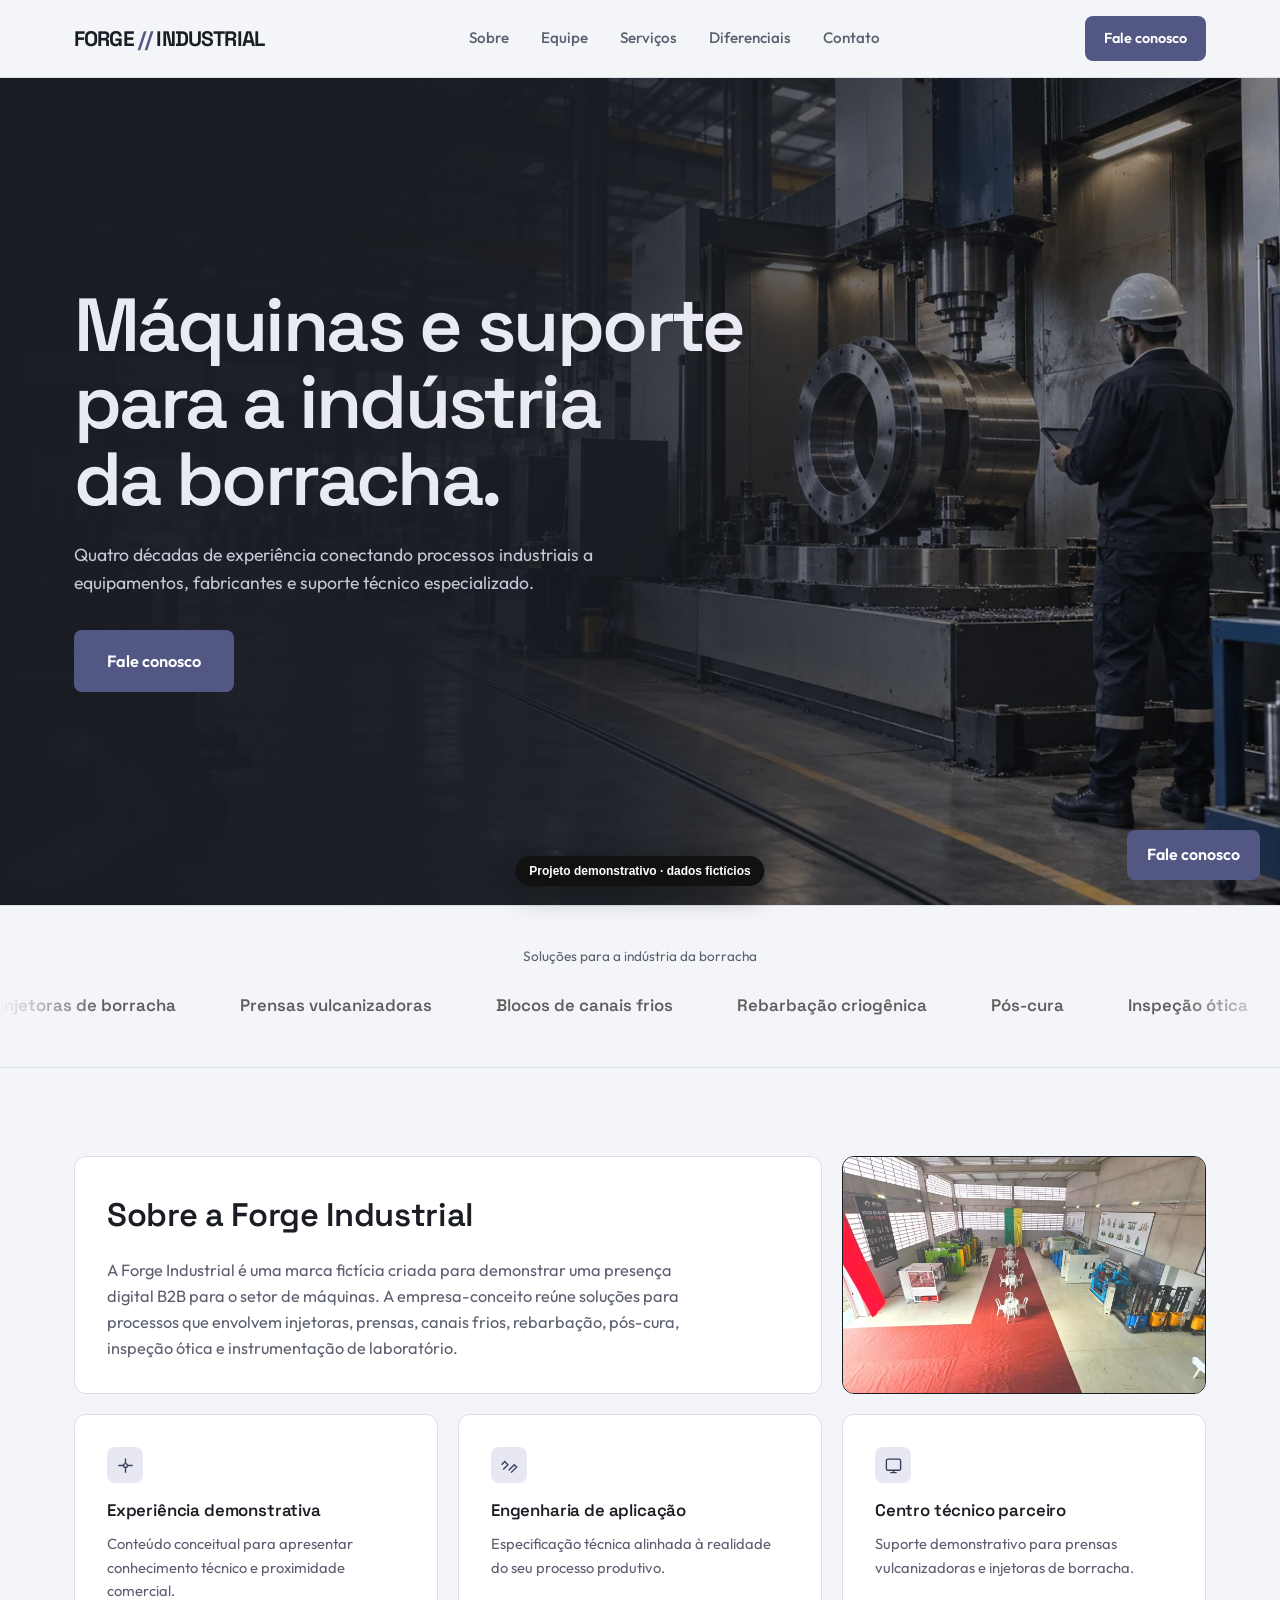
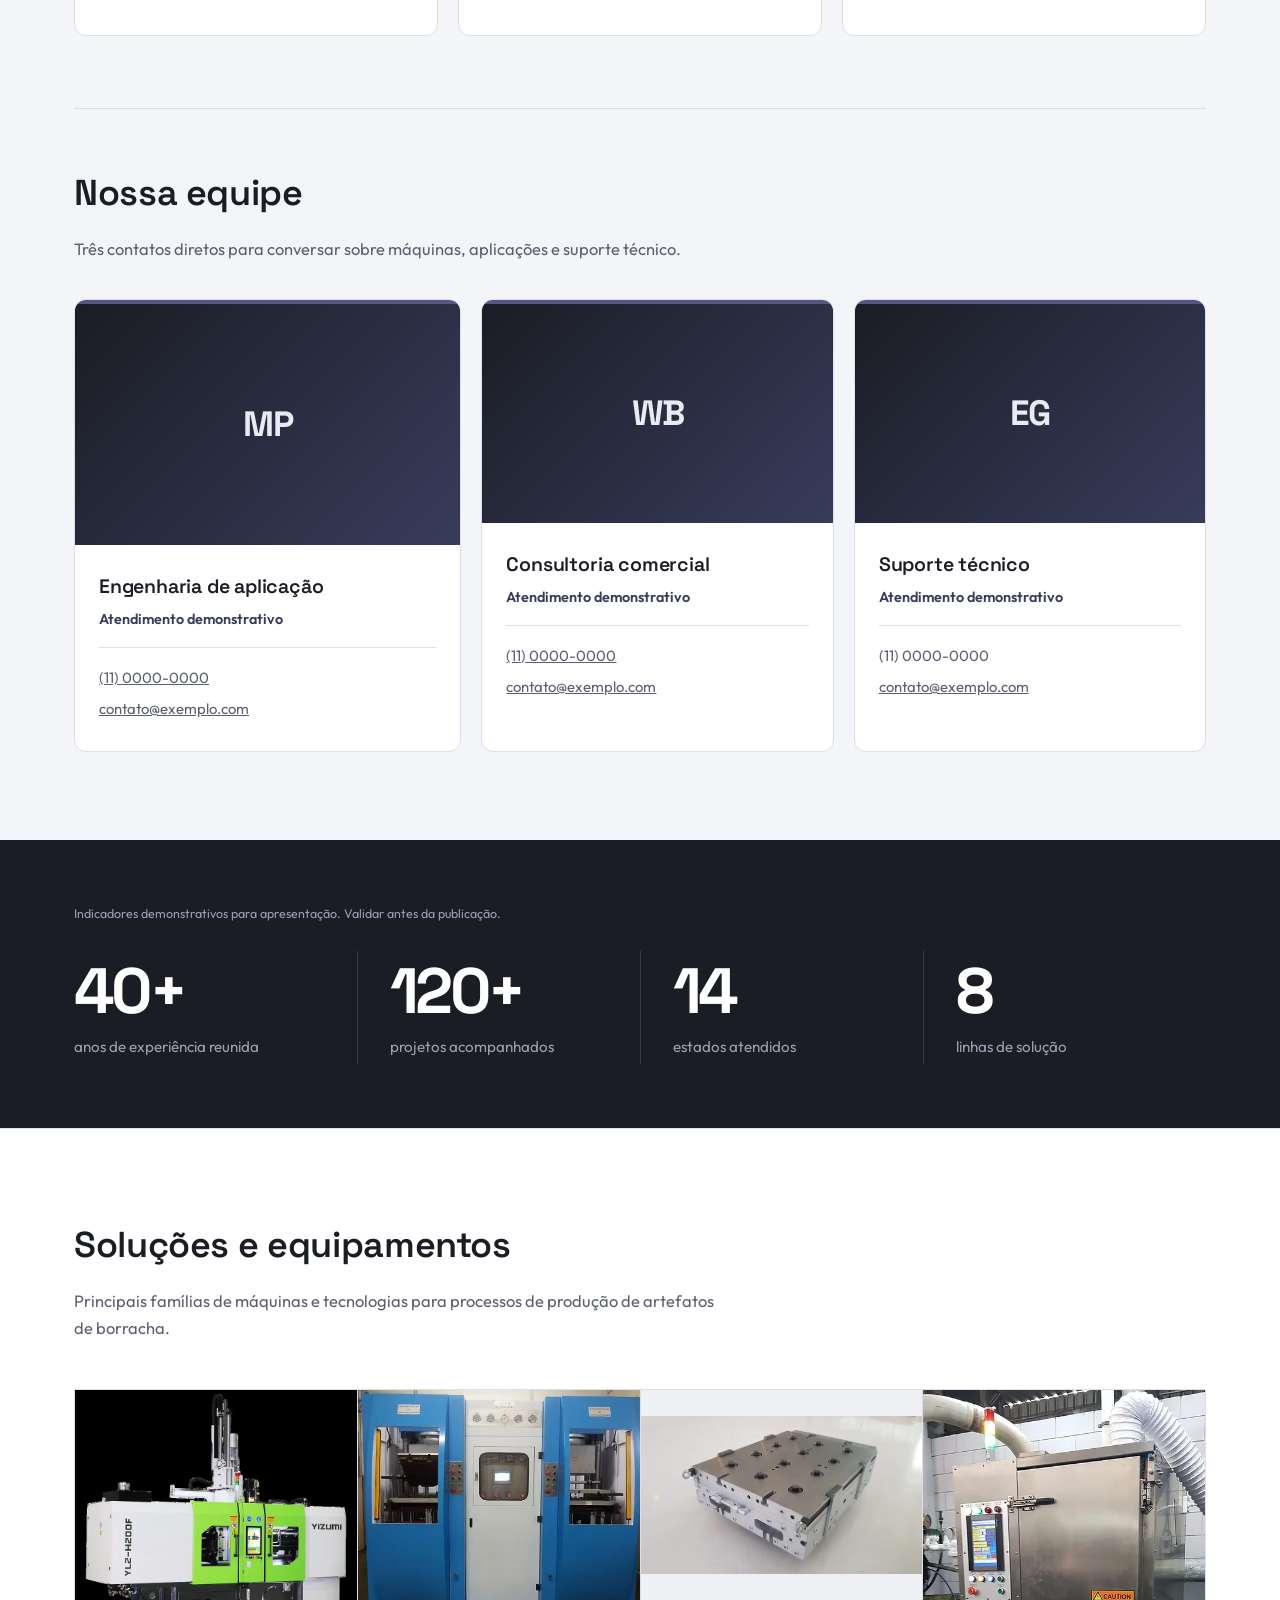
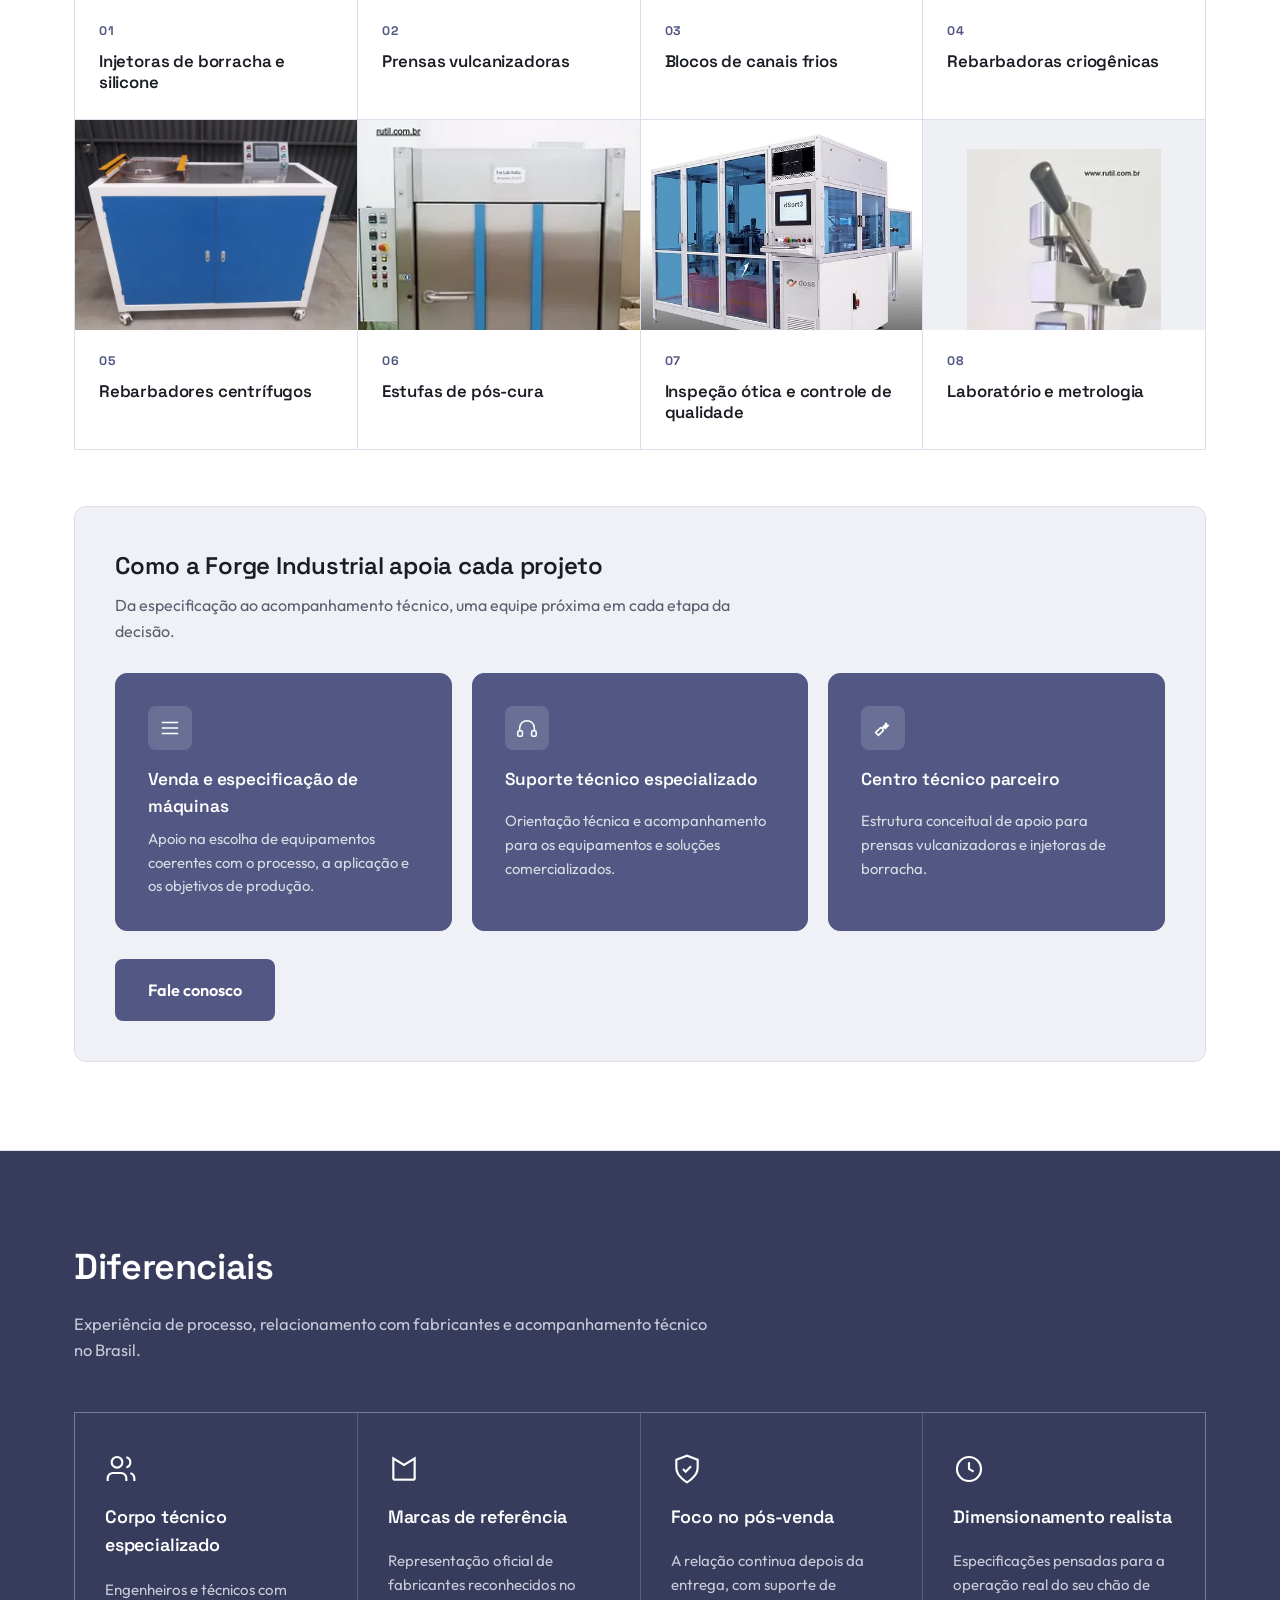
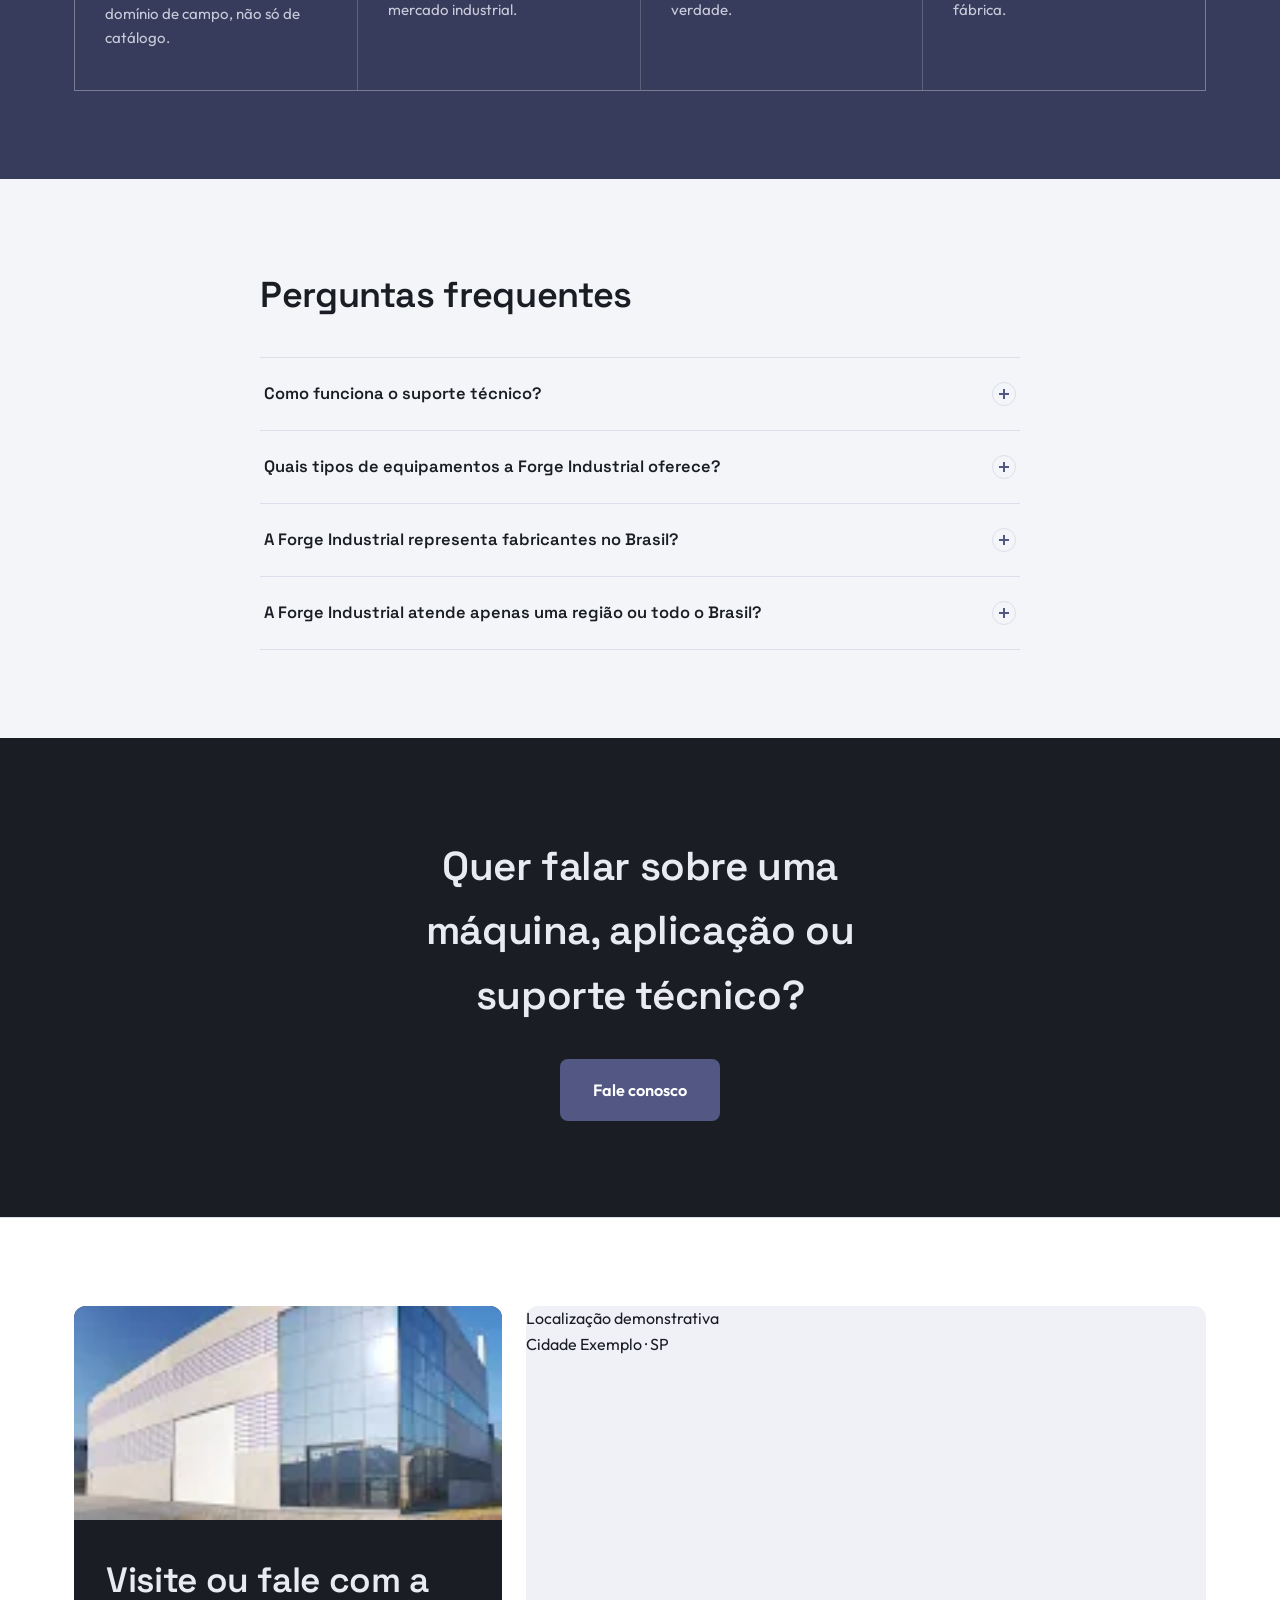
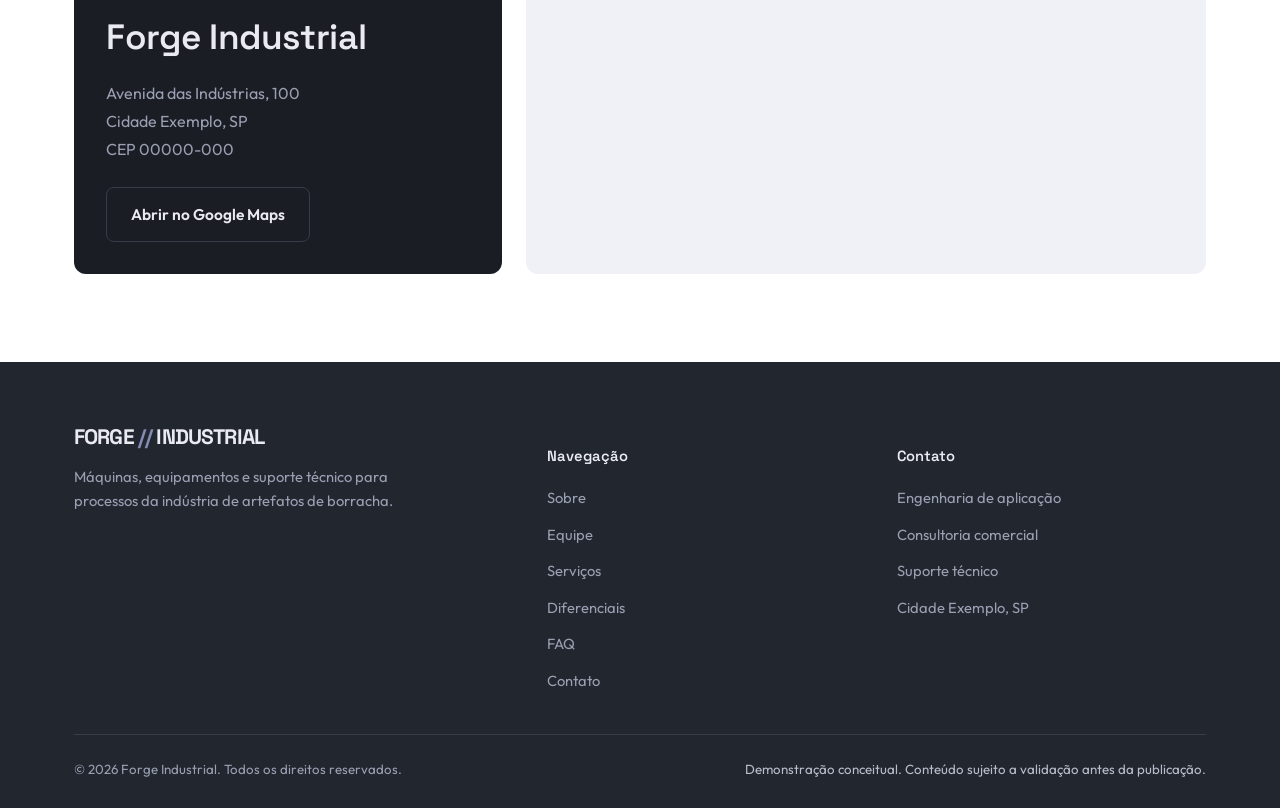
<file: projetos/forge-industrial/index.html>
<!DOCTYPE html>
<html lang="pt-BR">
<head>
<meta charset="UTF-8">
<meta name="viewport" content="width=device-width, initial-scale=1.0">
<title>Forge Industrial | Máquinas industriais e suporte técnico</title>
<meta name="description" content="Máquinas, equipamentos e suporte técnico para processos da indústria de artefatos de borracha.">
<meta name="robots" content="noindex,nofollow">
<link rel="icon" href="data:image/svg+xml,%3Csvg xmlns='http://www.w3.org/2000/svg' viewBox='0 0 100 100'%3E%3Crect width='100' height='100' rx='18' fill='%231A1D24'/%3E%3Ccircle cx='50' cy='50' r='26' fill='none' stroke='%23525883' stroke-width='9'/%3E%3Ccircle cx='50' cy='50' r='8' fill='%23525883'/%3E%3C/svg%3E">
<link rel="preconnect" href="https://fonts.googleapis.com">
<link rel="preconnect" href="https://fonts.gstatic.com" crossorigin>
<link href="https://fonts.googleapis.com/css2?family=Outfit:wght@400;500;600;700&family=Space+Grotesk:wght@500;600;700&display=swap" rel="stylesheet">
<style>
  :root{
    --steel:#525883;
    --steel-600:#454a6f;
    --steel-700:#383c5c;
    --steel-100:#e7e8f2;
    --steel-50:#f0f1f7;
    --graphite:#1a1d24;
    --graphite-700:#22262f;
    --graphite-600:#2b303b;
    --industry:#f4f5f8;
    --white:#ffffff;
    --line:#dcdfea;
    --line-dark:#383c48;
    --ink:#1a1d24;
    --ink-muted:#5b5f6f;
    --paper-ink:#e9eaf2;
    --paper-muted:#9a9fb2;
    --radius-sm:8px;
    --radius-md:10px;
    --radius-lg:12px;
    --font-head:'Space Grotesk', ui-sans-serif, system-ui, sans-serif;
    --font-body:'Outfit', ui-sans-serif, system-ui, sans-serif;
  }

  *,*::before,*::after{box-sizing:border-box;}
  html{scroll-behavior:smooth; scroll-padding-top:88px;}
  body{
    margin:0;
    font-family:var(--font-body);
    color:var(--ink);
    background:var(--industry);
    -webkit-font-smoothing:antialiased;
    line-height:1.6;
    overflow-x:hidden;
  }
  img,svg{display:block; max-width:100%;}
  a{color:inherit;}
  h1,h2,h3{font-family:var(--font-head); margin:0; letter-spacing:-0.01em; font-weight:600;}
  p{margin:0;}
  ul{margin:0; padding:0; list-style:none;}
  button{font-family:inherit; cursor:pointer;}

  .container{
    width:100%;
    max-width:1180px;
    margin:0 auto;
    padding:0 24px;
  }

  :focus-visible{outline:2.5px solid var(--steel); outline-offset:3px;}

  .skip-link{
    position:absolute; left:-999px; top:0; background:var(--graphite); color:var(--white);
    padding:10px 16px; border-radius:0 0 8px 0; z-index:200;
  }
  .skip-link:focus{left:0;}

  /* ---------- Buttons ---------- */
  .btn{
    display:inline-flex; align-items:center; justify-content:center; gap:10px;
    font-family:var(--font-body); font-weight:600; font-size:0.97rem;
    padding:14px 24px; border-radius:var(--radius-sm);
    text-decoration:none; border:1px solid transparent;
    transition:transform .2s ease, background-color .2s ease, border-color .2s ease, box-shadow .2s ease;
    white-space:nowrap;
  }
  .btn:hover{transform:translateY(-2px);}
  .btn:active{transform:translateY(1px) scale(.985);}
  .btn-primary{background:var(--steel); color:var(--white);}
  .btn-primary:hover{background:var(--steel-600); box-shadow:0 12px 28px rgba(56,60,92,.22);}
  .btn-outline{
    background:transparent; border-color:var(--steel); color:var(--steel-700);
  }
  .btn-outline:hover{background:var(--steel); color:var(--white);}
  .btn-on-dark{
    background:transparent; border-color:var(--line-dark); color:var(--paper-ink);
  }
  .btn-on-dark:hover{border-color:var(--paper-muted);}
  .btn-lg{padding:17px 32px; font-size:1.02rem;}
  .btn svg{width:18px; height:18px; flex:none;}

  /* ---------- Header ---------- */
  .site-header{
    position:sticky; top:0; z-index:100;
    background:rgba(244,245,248,0.86);
    backdrop-filter:blur(10px);
    -webkit-backdrop-filter:blur(10px);
    border-bottom:1px solid var(--line);
  }
  .nav-wrap{
    display:flex; align-items:center; justify-content:space-between;
    padding:16px 24px; max-width:1180px; margin:0 auto;
  }
  .logo{
    display:inline-flex; align-items:center; text-decoration:none;
  }
  .logo img{width:150px; height:auto;}
  .nav-links{display:flex; gap:32px;}
  .nav-links a{
    text-decoration:none; color:var(--ink-muted); font-size:0.95rem; font-weight:500;
    transition:color .15s ease; position:relative;
  }
  .nav-links a:hover{color:var(--graphite);}
  .nav-actions{display:flex; align-items:center; gap:14px;}
  .btn-nav{padding:10px 18px; font-size:0.9rem;}
  .menu-toggle{
    display:none; width:40px; height:40px; border:1px solid var(--line);
    border-radius:var(--radius-sm); background:var(--white);
    align-items:center; justify-content:center; position:relative;
  }
  .menu-toggle span, .menu-toggle span::before, .menu-toggle span::after{
    content:''; position:absolute; width:18px; height:2px; background:var(--graphite);
    transition:transform .2s ease, opacity .2s ease;
  }
  .menu-toggle span::before{transform:translateY(-6px);}
  .menu-toggle span::after{transform:translateY(6px);}
  .menu-toggle[aria-expanded="true"] span{background:transparent;}
  .menu-toggle[aria-expanded="true"] span::before{transform:rotate(45deg);}
  .menu-toggle[aria-expanded="true"] span::after{transform:rotate(-45deg);}

  /* ---------- Hero ---------- */
  .hero{
    position:relative; overflow:hidden;
    background:var(--graphite);
    min-height:calc(100dvh - 73px);
    padding:88px 0 92px;
    display:flex; align-items:center;
  }
  .hero-backdrop{position:absolute; inset:0; z-index:0;}
  .hero-backdrop img{width:100%; height:100%; display:block; object-fit:cover; object-position:center;}
  .hero-backdrop::after{
    content:''; position:absolute; inset:0;
    background:linear-gradient(100deg, rgba(26,29,36,0.99) 0%, rgba(26,29,36,0.94) 38%, rgba(26,29,36,0.64) 62%, rgba(26,29,36,0.18) 100%);
  }
  .hero-inner{position:relative; z-index:1;}
  .hero-copy{max-width:760px;}
  .hero-copy h1{
    font-size:clamp(2.7rem, 1.9rem + 3.5vw, 4.75rem);
    line-height:1.02; color:var(--paper-ink); letter-spacing:-0.035em; text-wrap:balance;
  }
  .hero-sub{
    margin-top:24px; font-size:1.1rem; color:#c4c7d5; max-width:50ch; line-height:1.55; text-wrap:pretty;
  }
  .hero-ctas{margin-top:34px; display:flex; flex-wrap:wrap; gap:14px;}

  /* ---------- Logos strip ---------- */
  .logos-section{padding:40px 0 48px; border-top:1px solid var(--line); border-bottom:1px solid var(--line);}
  .logos-label{
    text-align:center; font-size:0.85rem; color:var(--ink-muted); margin-bottom:24px;
  }
  .logos-track-outer{overflow:hidden; -webkit-mask-image:linear-gradient(90deg, transparent, #000 8%, #000 92%, transparent); mask-image:linear-gradient(90deg, transparent, #000 8%, #000 92%, transparent);}
  .logos-track{
    display:flex; gap:64px; width:max-content;
    animation:scrollLogos 28s linear infinite;
  }
  .logo-chip{
    display:flex; align-items:center; gap:8px; color:var(--ink-muted); font-family:var(--font-head);
    font-weight:600; font-size:1.05rem; white-space:nowrap; filter:grayscale(1);
  }
  .logo-chip svg{width:22px; height:22px; flex:none; color:#b6bacb;}
  @keyframes scrollLogos{
    from{transform:translateX(0);}
    to{transform:translateX(-50%);}
  }

  /* ---------- Section heads ---------- */
  .section{padding:88px 0;}
  .section-head{max-width:640px; margin-bottom:48px;}
  .section-head h2{font-size:clamp(1.7rem, 1.45rem + 1vw, 2.35rem); color:var(--graphite);}
  .section-head p{margin-top:14px; color:var(--ink-muted); font-size:1.03rem;}

  /* ---------- About / bento ---------- */
  .about-grid{
    display:grid; grid-template-columns:repeat(3, 1fr); grid-auto-rows:auto; gap:20px;
  }
  .bento-item{
    background:var(--white); border:1px solid var(--line); border-radius:var(--radius-lg);
    padding:32px;
  }
  .about-grid{grid-auto-flow:dense;}
  .about-text{grid-column:span 2; grid-row:span 2;}
  .about-text h2{font-size:clamp(1.6rem, 1.4rem + 0.8vw, 2.05rem); color:var(--graphite); margin-bottom:16px;}
  .about-text p{color:var(--ink-muted); font-size:1.02rem; max-width:52ch;}
  .about-visual{
    grid-column:span 1; grid-row:span 2; background:var(--graphite); border-color:var(--graphite);
    padding:0; display:flex; align-items:center; justify-content:center; overflow:hidden;
  }
  .about-visual img{width:100%; height:100%; object-fit:cover; transition:transform .7s cubic-bezier(.16,1,.3,1);}
  .about-visual:hover img{transform:scale(1.035);}
  .capability-card{grid-column:span 1;}
  .capability-card h3{font-size:1.05rem; color:var(--graphite); margin-bottom:8px;}
  .capability-card p{font-size:0.92rem; color:var(--ink-muted);}
  .capability-card .cap-icon{
    width:36px; height:36px; border-radius:var(--radius-sm); background:var(--steel-100);
    display:flex; align-items:center; justify-content:center; color:var(--steel-700); margin-bottom:14px;
  }
  .capability-card .cap-icon svg{width:19px; height:19px;}

  /* ---------- Team (subaba dentro de Sobre) ---------- */
  .team-block{margin-top:72px; padding-top:56px; border-top:1px solid var(--line);}
  .team-heading{font-size:clamp(1.7rem, 1.45rem + 1vw, 2.35rem); color:var(--graphite);}
  .team-grid{display:grid; grid-template-columns:1.1fr 1fr 1fr; gap:20px;}
  .team-card{
    background:var(--white); border:1px solid var(--line); border-radius:var(--radius-lg);
    overflow:hidden; display:flex; flex-direction:column;
    transition:transform .22s ease, box-shadow .22s ease, border-color .22s ease;
  }
  .team-card:hover{
    transform:translateY(-6px);
    box-shadow:0 22px 40px rgba(26,29,36,0.14);
    border-color:var(--steel);
  }
  .team-card::before{content:''; display:block; height:4px; background:var(--steel); flex:none;}
  .team-photo{position:relative; aspect-ratio:16/10; background:var(--graphite); overflow:hidden; flex:none;}
  .team-photo img{width:100%; height:100%; object-fit:cover; filter:saturate(.72) contrast(1.04); transition:transform .7s cubic-bezier(.16,1,.3,1);}
  .team-card:hover .team-photo img{transform:scale(1.035);}
  .team-photo--graphic{display:grid; place-items:center; background:linear-gradient(135deg,var(--graphite),var(--steel-700));}
  .team-mark{font-family:var(--font-head); color:var(--paper-ink); font-size:2.2rem; font-weight:700; letter-spacing:-.04em;}
  .team-content{padding:26px 24px 30px; text-align:left;}
  .team-card h3{font-size:1.22rem; color:var(--graphite); margin-bottom:6px;}
  .team-role{
    font-size:0.9rem; color:var(--steel-700); font-weight:600;
    margin-bottom:16px; padding-bottom:16px; border-bottom:1px solid var(--line);
  }
  .team-bio{font-size:0.94rem; color:var(--ink-muted); line-height:1.65; max-width:34ch;}
  .person-contact{display:flex; flex-direction:column; gap:7px; margin-top:18px;}
  .person-contact a,.person-contact span{font-size:.93rem; color:var(--ink-muted); overflow-wrap:anywhere;}
  .person-contact a:hover{color:var(--steel-700);}


  /* ---------- Demonstrative metrics ---------- */
  .metrics-section{background:var(--graphite); color:var(--paper-ink); padding:64px 0;}
  .metrics-note{font-size:.78rem; color:var(--paper-muted); margin-bottom:28px;}
  .metrics-grid{display:grid; grid-template-columns:repeat(4,1fr);}
  .metric{padding:8px 32px 4px; border-left:1px solid var(--line-dark);}
  .metric:first-child{border-left:0; padding-left:0;}
  .metric-value{display:block; font-family:var(--font-head); font-size:clamp(2.5rem,5vw,4.4rem); font-weight:700; line-height:1; letter-spacing:-.055em; color:var(--white);}
  .metric-label{display:block; margin-top:12px; font-size:.95rem; color:var(--paper-muted);}

  /* ---------- Equipment and services ---------- */
  .equipment-grid{display:grid; grid-template-columns:repeat(4,1fr); border-top:1px solid var(--line); border-left:1px solid var(--line);}
  .equipment-item{min-height:310px; padding:0; border-right:1px solid var(--line); border-bottom:1px solid var(--line); display:flex; flex-direction:column; background:var(--white); transition:background-color .2s ease,color .2s ease; overflow:hidden;}
  .equipment-item:hover{background:var(--graphite);}
  .equipment-media{height:210px; background:#eef0f4; overflow:hidden; display:grid; place-items:center;}
  .equipment-media img{width:100%; height:100%; object-fit:contain; transition:transform .55s cubic-bezier(.16,1,.3,1);}
  .equipment-item:hover .equipment-media img{transform:scale(1.035);}
  .equipment-media img.equipment-image--metrology{width:78%; height:88%; object-position:center center;}
  .equipment-copy{display:flex; flex-direction:column; gap:9px; padding:22px 24px 26px; flex:1;}
  .equipment-number{font-family:var(--font-head); font-size:.78rem; color:var(--steel); font-weight:700; letter-spacing:.08em;}
  .equipment-item h3{font-size:1.05rem; color:var(--graphite); line-height:1.25;}
  .equipment-item:hover h3{color:var(--paper-ink);}
  .support-panel{margin-top:56px; padding:40px; border-radius:var(--radius-lg); background:var(--steel-50); border:1px solid var(--line);}
  .support-head{margin:0 0 8px; font-size:1.5rem; color:var(--graphite);}
  .support-intro{color:var(--ink-muted); margin-bottom:28px; max-width:60ch;}
  .services-grid{
    display:grid; grid-template-columns:repeat(3, 1fr); gap:20px;
  }
  .service-card{
    background:var(--steel); border:1px solid var(--steel); border-radius:var(--radius-lg);
    padding:32px; display:flex; flex-direction:column; gap:16px;
    transition:border-color .2s ease, transform .2s ease, box-shadow .2s ease;
  }
  .service-card:hover{border-color:var(--steel-600); background:var(--steel-600); transform:translateY(-3px); box-shadow:0 18px 40px rgba(56,60,92,.16);}
  .service-icon{
    width:44px; height:44px; border-radius:var(--radius-sm); background:var(--steel-100);
    color:var(--white); display:flex; align-items:center; justify-content:center; flex:none;
  }
  .service-icon svg{width:22px; height:22px;}
  .service-card h3{font-size:1.08rem; color:var(--white);}
  .service-card p{font-size:0.93rem; color:rgba(255,255,255,.78);}
  .service-link{
    margin-top:auto; padding-top:4px; align-self:flex-start;
    display:inline-flex; align-items:center; gap:7px;
    font-size:0.88rem; font-weight:600; color:var(--steel-700); text-decoration:none;
  }
  .service-link svg{width:15px; height:15px; flex:none; color:var(--steel);}
  .service-link:hover{text-decoration:underline;}

  .service-card .service-icon{background:rgba(255,255,255,0.14);}
  .services-cta{margin-top:28px; display:flex; justify-content:flex-start;}

  /* ---------- Differentiators ---------- */
  .diff-section{background:var(--steel-700); color:var(--paper-ink);}
  .diff-section .section-head h2{color:var(--white);}
  .diff-section .section-head p{color:#c7cad8;}
  .diff-list{display:grid; grid-template-columns:repeat(4, 1fr); gap:1px; background:rgba(255,255,255,.18); border:1px solid rgba(255,255,255,.18);}
  .diff-item{
    background:var(--steel-700); padding:40px 30px; display:flex; flex-direction:column; gap:18px;
  }
  .diff-item .diff-icon{width:32px; height:32px; color:var(--white);}
  .diff-item h3{font-size:1.12rem; color:var(--white);}
  .diff-item p{font-size:0.94rem; color:#c7cad8;}

  /* ---------- FAQ ---------- */
  .faq-section{max-width:760px; margin:0 auto;}
  .faq-list{border-top:1px solid var(--line);}
  .faq-item{border-bottom:1px solid var(--line);}
  .faq-q{
    width:100%; background:none; border:none; padding:24px 4px;
    display:flex; align-items:center; justify-content:space-between; gap:20px;
    text-align:left; font-family:var(--font-head); font-weight:600; font-size:1.03rem; color:var(--graphite);
  }
  .faq-icon{
    width:24px; height:24px; flex:none; border-radius:50%; border:1px solid var(--line);
    display:flex; align-items:center; justify-content:center; position:relative;
  }
  .faq-icon::before, .faq-icon::after{
    content:''; position:absolute; background:var(--steel); transition:transform .25s ease;
  }
  .faq-icon::before{width:10px; height:1.6px;}
  .faq-icon::after{width:1.6px; height:10px;}
  .faq-item[data-open="true"] .faq-icon::after{transform:rotate(90deg); opacity:0;}
  .faq-answer{
    max-height:0; overflow:hidden; transition:max-height .3s ease;
  }
  .faq-answer p{padding:0 4px 24px; color:var(--ink-muted); font-size:0.97rem; max-width:64ch;}

  /* ---------- Final CTA ---------- */
  .final-cta{background:var(--graphite); padding:96px 0; text-align:center;}
  .final-cta h2{
    color:var(--paper-ink); font-size:clamp(1.7rem, 1.4rem + 1.4vw, 2.6rem);
    max-width:20ch; margin:0 auto 32px;
  }

  /* ---------- Footer ---------- */
  .site-footer{background:var(--graphite-700); padding:64px 0 28px; color:var(--paper-muted);}
  .footer-grid{
    display:grid; grid-template-columns:1.4fr 1fr 1fr; gap:40px; padding-bottom:40px;
    border-bottom:1px solid var(--line-dark);
  }
  .footer-brand .logo{color:var(--paper-ink);}
  .footer-brand p{margin-top:14px; font-size:0.92rem; max-width:34ch; line-height:1.6;}
  .footer-col h4{
    color:var(--paper-ink); font-family:var(--font-head); font-size:0.92rem; font-weight:600; margin-bottom:16px;
  }
  .footer-col ul{display:flex; flex-direction:column; gap:11px;}
  .footer-col a{text-decoration:none; font-size:0.92rem; color:var(--paper-muted); transition:color .15s ease;}
  .footer-col a:hover{color:var(--paper-ink);}
  .footer-bottom{
    padding-top:24px; display:flex; flex-wrap:wrap; gap:12px; justify-content:space-between;
    font-size:0.83rem;
  }
  .demo-note{color:#b9bdcb;}

  /* ---------- Contact ---------- */
  .contact-section{background:var(--white); border-top:1px solid var(--line);}
  .contact-grid{display:grid; grid-template-columns:.85fr 1.35fr; gap:24px; align-items:stretch;}
  .contact-panel{background:var(--graphite); border-radius:var(--radius-lg); overflow:hidden; color:var(--paper-ink);}
  .contact-photo{aspect-ratio:16/8; overflow:hidden; background:var(--steel-50);}
  .contact-photo img{width:100%; height:100%; object-fit:cover; image-rendering:auto;}
  .contact-copy{padding:32px;}
  .contact-copy h2{font-size:clamp(1.7rem,1.4rem + 1vw,2.35rem); color:var(--paper-ink); margin-bottom:14px;}
  .contact-copy address{font-style:normal; color:var(--paper-muted); line-height:1.75;}
  .contact-copy .btn{margin-top:24px;}
  .map-frame{min-height:440px; border:0; border-radius:var(--radius-lg); width:100%; height:100%; background:var(--steel-50);}

  /* ---------- Contact float ---------- */
  .contact-float{
    position:fixed; right:20px; bottom:20px; min-height:50px; border-radius:var(--radius-sm);
    background:var(--steel); color:var(--white); display:flex; align-items:center; justify-content:center;
    padding:0 20px; font-weight:600; box-shadow:0 8px 22px rgba(56,60,92,0.24); z-index:150; text-decoration:none;
    animation:floatIn .5s ease .3s both;
  }
  .contact-float:hover{background:var(--steel-600); transform:translateY(-2px);}
  @keyframes floatIn{
    from{opacity:0; transform:translateY(16px) scale(0.9);}
    to{opacity:1; transform:translateY(0) scale(1);}
  }

  /* ---------- Reveal on scroll ---------- */
  .reveal{opacity:0; transform:translateY(16px); transition:opacity .55s cubic-bezier(.16,1,.3,1), transform .55s cubic-bezier(.16,1,.3,1);}
  .reveal.is-visible{opacity:1; transform:translateY(0);}

  @media (prefers-reduced-motion: reduce){
    html{scroll-behavior:auto;}
    .reveal{opacity:1; transform:none; transition:none;}
    .contact-float{animation:none;}
    .logos-track{animation:none;}
  }

  /* ---------- Responsive ---------- */
  @media (max-width:980px){
    .nav-links{display:none;}
    .menu-toggle{display:flex;}
    .nav-links.mobile-open{
      display:flex; flex-direction:column; gap:0; position:absolute; top:100%; left:0; right:0;
      background:var(--white); border-bottom:1px solid var(--line); padding:8px 24px 20px;
    }
    .nav-links.mobile-open a{padding:12px 0; border-bottom:1px solid var(--line);}
    .btn-nav{display:none;}
    .hero{min-height:auto; padding:84px 0 76px;}
    .about-grid{grid-template-columns:1fr;}
    .about-text{grid-column:span 1; grid-row:auto;}
    .about-visual{grid-column:span 1; grid-row:auto; aspect-ratio:16/7;}
    .team-grid{grid-template-columns:1fr 1fr;}
    .team-card:last-child{grid-column:1/-1;}
    .services-grid{grid-template-columns:1fr 1fr;}
    .services-grid .service-card:last-child{grid-column:1/-1;}
    .equipment-grid{grid-template-columns:repeat(2,1fr);}
    .metrics-grid{grid-template-columns:1fr 1fr; gap:32px 0;}
    .metric:nth-child(3){border-left:0; padding-left:0;}
    .diff-list{grid-template-columns:1fr 1fr;}
    .footer-grid{grid-template-columns:1fr;}
    .contact-grid{grid-template-columns:1fr;}
    .map-frame{min-height:380px;}
    .support-panel{padding:30px;}
  }
  @media (max-width:620px){
    .container{padding:0 20px;}
    .hero{padding:68px 0 64px;}
    .hero-backdrop img{object-position:62% center;}
    .hero-backdrop::after{background:linear-gradient(100deg,rgba(26,29,36,.99),rgba(26,29,36,.92) 72%,rgba(26,29,36,.62));}
    .hero-copy h1{font-size:clamp(2.35rem,11.2vw,3.2rem); line-height:1.04;}
    .hero-sub{font-size:1rem; max-width:32ch;}
    .section{padding:64px 0;}
    .services-grid{grid-template-columns:1fr;}
    .services-grid .service-card:last-child{grid-column:auto;}
    .equipment-grid{grid-template-columns:1fr;}
    .metrics-grid{grid-template-columns:1fr 1fr; gap:28px 0;}
    .metric{padding:0 18px;}
    .metric:nth-child(odd){border-left:0; padding-left:0;}
    .metric-value{font-size:2.6rem;}
    .diff-list{grid-template-columns:1fr;}
    .footer-grid{gap:28px;}
    .team-grid{grid-template-columns:1fr;}
    .team-card:last-child{grid-column:auto;}
    .faq-section .container{padding:0 20px !important;}
    .site-footer{padding-bottom:96px;}
    .hero-ctas .btn{width:100%;}
    .contact-float{right:16px; bottom:16px; min-height:46px; padding:0 16px;}
    .support-panel{padding:24px 20px;}
  }
</style>
</head>
<body>
<noscript><style>.reveal{opacity:1!important;transform:none!important}</style></noscript>
<svg style="display:none" aria-hidden="true">
  <symbol id="icon-whatsapp" viewBox="0 0 24 24"><path d="M12.04 2C6.58 2 2.13 6.45 2.13 11.91c0 1.75.46 3.45 1.32 4.95L2.05 22l5.28-1.38a9.9 9.9 0 0 0 4.71 1.2h.01c5.46 0 9.9-4.45 9.9-9.91C21.96 6.45 17.5 2 12.04 2Zm0 18.02h-.01a8.15 8.15 0 0 1-4.15-1.14l-.3-.18-3.08.81.83-3-.2-.31a8.09 8.09 0 0 1-1.25-4.29c0-4.48 3.65-8.13 8.15-8.13 2.18 0 4.22.85 5.76 2.39a8.1 8.1 0 0 1 2.38 5.75c0 4.49-3.65 8.14-8.13 8.14Zm4.47-6.1c-.24-.12-1.45-.72-1.68-.8-.22-.08-.39-.12-.55.12-.16.24-.63.8-.78.97-.14.16-.29.18-.53.06-.24-.12-1.02-.38-1.95-1.2-.72-.65-1.21-1.44-1.35-1.68-.14-.24-.02-.37.11-.49.11-.11.24-.29.36-.43.12-.14.16-.24.24-.41.08-.16.04-.31-.02-.43-.06-.12-.55-1.32-.75-1.81-.2-.48-.4-.41-.55-.42h-.47c-.16 0-.43.06-.65.31-.22.24-.86.84-.86 2.05s.88 2.38 1 2.55c.12.16 1.73 2.64 4.2 3.7.59.25 1.05.4 1.41.51.59.19 1.13.16 1.55.1.47-.07 1.45-.59 1.66-1.17.2-.57.2-1.06.14-1.16-.06-.1-.22-.16-.46-.28Z"/></symbol>
</svg>
<a class="skip-link" href="#conteudo">Pular para o conteúdo</a>

<header class="site-header">
  <div class="nav-wrap">
    <a class="logo" href="#top" aria-label="Forge Industrial - início"><strong style="font:700 21px/1 'Space Grotesk',sans-serif;letter-spacing:-.04em">FORGE <span style="color:#525883">//</span> INDUSTRIAL</strong></a>
    <nav class="nav-links" id="navLinks">
      <a href="#sobre">Sobre</a>
      <a href="#equipe">Equipe</a>
      <a href="#servicos">Serviços</a>
      <a href="#diferenciais">Diferenciais</a>
      <a href="#contato">Contato</a>
    </nav>
    <div class="nav-actions">
      <a class="btn btn-primary btn-nav" href="#contato">Fale conosco</a>
      <button class="menu-toggle" id="menuToggle" aria-label="Abrir menu" aria-expanded="false" aria-controls="navLinks"><span></span></button>
    </div>
  </div>
</header>

<main id="conteudo">
  <!-- HERO -->
  <section class="hero" id="top">
    <div class="hero-backdrop" aria-hidden="true">
      <img src="Forge Industrial-hero-industrial.webp" width="1920" height="1080" alt="" fetchpriority="high">
    </div>
    <div class="container hero-inner">
      <div class="hero-copy reveal">
        <h1>Máquinas e suporte para a indústria da borracha.</h1>
        <p class="hero-sub">Quatro décadas de experiência conectando processos industriais a equipamentos, fabricantes e suporte técnico especializado.</p>
        <div class="hero-ctas">
          <a class="btn btn-primary btn-lg" href="#contato">Fale conosco</a>
        </div>
      </div>
    </div>
  </section>

  <!-- LOGOS -->
  <section class="logos-section" aria-label="Soluções para a indústria da borracha">
    <p class="logos-label">Soluções para a indústria da borracha</p>
    <div class="logos-track-outer">
      <div class="logos-track" id="logosTrack">
        <!-- set A -->
        <span class="logo-chip">Injetoras de borracha</span>
        <span class="logo-chip">Prensas vulcanizadoras</span>
        <span class="logo-chip">Blocos de canais frios</span>
        <span class="logo-chip">Rebarbação criogênica</span>
        <span class="logo-chip">Pós-cura</span>
        <span class="logo-chip">Inspeção ótica</span>
        <!-- set B (duplicate for seamless loop) -->
        <span class="logo-chip" aria-hidden="true">Injetoras de borracha</span>
        <span class="logo-chip" aria-hidden="true">Prensas vulcanizadoras</span>
        <span class="logo-chip" aria-hidden="true">Blocos de canais frios</span>
        <span class="logo-chip" aria-hidden="true">Rebarbação criogênica</span>
        <span class="logo-chip" aria-hidden="true">Pós-cura</span>
        <span class="logo-chip" aria-hidden="true">Inspeção ótica</span>
      </div>
    </div>
  </section>

  <!-- SOBRE -->
  <section class="section" id="sobre">
    <div class="container">
      <div class="about-grid">
        <div class="bento-item about-text reveal">
          <h2>Sobre a Forge Industrial</h2>
          <p>A Forge Industrial é uma marca fictícia criada para demonstrar uma presença digital B2B para o setor de máquinas. A empresa-conceito reúne soluções para processos que envolvem injetoras, prensas, canais frios, rebarbação, pós-cura, inspeção ótica e instrumentação de laboratório.</p>
        </div>
        <div class="bento-item about-visual reveal">
          <img src="Forge Industrial-showroom.webp" width="1440" height="900" loading="lazy" alt="Espaço industrial com máquinas e equipamentos representados pela Forge Industrial">
        </div>
        <div class="bento-item capability-card reveal">
          <div class="cap-icon"><svg viewBox="0 0 24 24" fill="none" stroke="currentColor" stroke-width="1.7"><path d="M12 3v6M12 21v-6M3 12h6M21 12h-6"/><circle cx="12" cy="12" r="2.4"/></svg></div>
          <h3>Experiência demonstrativa</h3>
          <p>Conteúdo conceitual para apresentar conhecimento técnico e proximidade comercial.</p>
        </div>
        <div class="bento-item capability-card reveal">
          <div class="cap-icon"><svg viewBox="0 0 24 24" fill="none" stroke="currentColor" stroke-width="1.7"><path d="M4 17l6-6-4-4-4 4M14 21l7-7-3-3-7 7"/></svg></div>
          <h3>Engenharia de aplicação</h3>
          <p>Especificação técnica alinhada à realidade do seu processo produtivo.</p>
        </div>
        <div class="bento-item capability-card reveal">
          <div class="cap-icon"><svg viewBox="0 0 24 24" fill="none" stroke="currentColor" stroke-width="1.7"><rect x="3" y="4" width="18" height="14" rx="2"/><path d="M8 21h8M12 18v3"/></svg></div>
          <h3>Centro técnico parceiro</h3>
          <p>Suporte demonstrativo para prensas vulcanizadoras e injetoras de borracha.</p>
        </div>
      </div>

      <div class="team-block" id="equipe">
        <div class="section-head reveal" style="margin-bottom:36px;">
          <h3 class="team-heading">Nossa equipe</h3>
          <p>Três contatos diretos para conversar sobre máquinas, aplicações e suporte técnico.</p>
        </div>
        <div class="team-grid">
          <div class="team-card reveal">
            <div class="team-photo team-photo--graphic"><span class="team-mark" aria-hidden="true">MP</span></div>
            <div class="team-content">
              <h3>Engenharia de aplicação</h3>
              <p class="team-role">Atendimento demonstrativo</p>
              <div class="person-contact">
                <a href="#contato-demo">(11) 0000-0000</a>
                <a href="mailto:contato@exemplo.com">contato@exemplo.com</a>
              </div>
            </div>
          </div>
          <div class="team-card reveal">
            <div class="team-photo team-photo--graphic"><span class="team-mark" aria-hidden="true">WB</span></div>
            <div class="team-content">
              <h3>Consultoria comercial</h3>
              <p class="team-role">Atendimento demonstrativo</p>
              <div class="person-contact">
                <a href="#contato-demo">(11) 0000-0000</a>
                <a href="mailto:contato@exemplo.com">contato@exemplo.com</a>
              </div>
            </div>
          </div>
          <div class="team-card reveal">
            <div class="team-photo team-photo--graphic"><span class="team-mark" aria-hidden="true">EG</span></div>
            <div class="team-content">
              <h3>Suporte técnico</h3>
              <p class="team-role">Atendimento demonstrativo</p>
              <div class="person-contact">
                <span>(11) 0000-0000</span>
                <a href="mailto:contato@exemplo.com">contato@exemplo.com</a>
              </div>
            </div>
          </div>
        </div>
      </div>
    </div>
  </section>

  <!-- INDICADORES DEMONSTRATIVOS -->
  <section class="metrics-section" aria-labelledby="metricas-titulo">
    <div class="container">
      <p class="metrics-note" id="metricas-titulo">Indicadores demonstrativos para apresentação. Validar antes da publicação.</p>
      <div class="metrics-grid reveal">
        <div class="metric">
          <strong class="metric-value" data-counter="40" data-suffix="+" aria-label="Mais de 40">40+</strong>
          <span class="metric-label">anos de experiência reunida</span>
        </div>
        <div class="metric">
          <strong class="metric-value" data-counter="120" data-suffix="+" aria-label="Mais de 120">120+</strong>
          <span class="metric-label">projetos acompanhados</span>
        </div>
        <div class="metric">
          <strong class="metric-value" data-counter="14" aria-label="14">14</strong>
          <span class="metric-label">estados atendidos</span>
        </div>
        <div class="metric">
          <strong class="metric-value" data-counter="8" aria-label="8">8</strong>
          <span class="metric-label">linhas de solução</span>
        </div>
      </div>
    </div>
  </section>

  <!-- SERVIÇOS -->
  <section class="section" id="servicos" style="background:var(--white); border-top:1px solid var(--line); border-bottom:1px solid var(--line);">
    <div class="container">
      <div class="section-head reveal">
        <h2>Soluções e equipamentos</h2>
        <p>Principais famílias de máquinas e tecnologias para processos de produção de artefatos de borracha.</p>
      </div>
      <div class="equipment-grid reveal">
        <article class="equipment-item"><div class="equipment-media"><img src="Forge Industrial-produto-injetora.webp" width="800" height="696" loading="lazy" alt="Injetora industrial demonstrativa"></div><div class="equipment-copy"><span class="equipment-number">01</span><h3>Injetoras de borracha e silicone</h3></div></article>
        <article class="equipment-item"><div class="equipment-media"><img src="Forge Industrial-produto-prensa.webp" width="558" height="455" loading="lazy" alt="Prensa vulcanizadora industrial"></div><div class="equipment-copy"><span class="equipment-number">02</span><h3>Prensas vulcanizadoras</h3></div></article>
        <article class="equipment-item"><div class="equipment-media"><img src="Forge Industrial-produto-blococanalfrio.webp" width="603" height="371" loading="lazy" alt="Bloco de canal frio para processamento de borracha"></div><div class="equipment-copy"><span class="equipment-number">03</span><h3>Blocos de canais frios</h3></div></article>
        <article class="equipment-item"><div class="equipment-media"><img src="Forge Industrial-produto-criogenia.webp" width="470" height="832" loading="lazy" alt="Máquina de rebarbação criogênica"></div><div class="equipment-copy"><span class="equipment-number">04</span><h3>Rebarbadoras criogênicas</h3></div></article>
        <article class="equipment-item"><div class="equipment-media"><img src="Forge Industrial-produto-centrifuga.webp" width="696" height="521" loading="lazy" alt="Máquina rebarbadora centrífuga"></div><div class="equipment-copy"><span class="equipment-number">05</span><h3>Rebarbadores centrífugos</h3></div></article>
        <article class="equipment-item"><div class="equipment-media"><img src="Forge Industrial-produto-estufa.webp" width="307" height="371" loading="lazy" alt="Estufa industrial de pós-cura"></div><div class="equipment-copy"><span class="equipment-number">06</span><h3>Estufas de pós-cura</h3></div></article>
        <article class="equipment-item"><div class="equipment-media"><img src="Forge Industrial-produto-maqinsp.webp" width="521" height="470" loading="lazy" alt="Máquina de inspeção ótica industrial"></div><div class="equipment-copy"><span class="equipment-number">07</span><h3>Inspeção ótica e controle de qualidade</h3></div></article>
        <article class="equipment-item"><div class="equipment-media"><img class="equipment-image--metrology" src="Forge Industrial-produto-labemetrologia.webp" width="385" height="504" loading="lazy" alt="Instrumento de laboratório e metrologia"></div><div class="equipment-copy"><span class="equipment-number">08</span><h3>Laboratório e metrologia</h3></div></article>
      </div>
      <div class="support-panel reveal">
        <h3 class="support-head">Como a Forge Industrial apoia cada projeto</h3>
        <p class="support-intro">Da especificação ao acompanhamento técnico, uma equipe próxima em cada etapa da decisão.</p>
        <div class="services-grid">
        <div class="service-card">
          <div>
            <div class="service-icon"><svg viewBox="0 0 24 24" fill="none" stroke="currentColor" stroke-width="1.7"><path d="M3 6h18M3 12h18M3 18h18"/></svg></div>
            <h3 style="margin-top:16px;">Venda e especificação de máquinas</h3>
            <p style="margin-top:6px;">Apoio na escolha de equipamentos coerentes com o processo, a aplicação e os objetivos de produção.</p>
          </div>
        </div>
        <div class="service-card">
          <div class="service-icon"><svg viewBox="0 0 24 24" fill="none" stroke="currentColor" stroke-width="1.7"><path d="M4 15v-3a8 8 0 0 1 16 0v3"/><rect x="2" y="15" width="5" height="6" rx="1.5"/><rect x="17" y="15" width="5" height="6" rx="1.5"/></svg></div>
          <h3>Suporte técnico especializado</h3>
          <p>Orientação técnica e acompanhamento para os equipamentos e soluções comercializados.</p>
        </div>
        <div class="service-card">
          <div class="service-icon"><svg viewBox="0 0 24 24" fill="none" stroke="currentColor" stroke-width="1.7"><path d="M14.7 6.3a4 4 0 0 1-5.5 5.4L4 17l3 3 5.3-5.2a4 4 0 0 1 5.4-5.5l-3 3-2-2 3-3Z"/></svg></div>
          <h3>Centro técnico parceiro</h3>
          <p>Estrutura conceitual de apoio para prensas vulcanizadoras e injetoras de borracha.</p>
        </div>
        </div>
        <div class="services-cta">
          <a class="btn btn-primary btn-lg" href="#contato">Fale conosco</a>
        </div>
      </div>
    </div>
  </section>

  <!-- DIFERENCIAIS -->
  <section class="section diff-section" id="diferenciais">
    <div class="container">
      <div class="section-head reveal">
        <h2>Diferenciais</h2>
        <p>Experiência de processo, relacionamento com fabricantes e acompanhamento técnico no Brasil.</p>
      </div>
      <div class="diff-list reveal">
        <div class="diff-item">
          <svg class="diff-icon" viewBox="0 0 24 24" fill="none" stroke="currentColor" stroke-width="1.6"><path d="M16 21v-2a4 4 0 0 0-4-4H6a4 4 0 0 0-4 4v2"/><circle cx="9" cy="7" r="4"/><path d="M22 21v-2a4 4 0 0 0-3-3.87M16 3.13a4 4 0 0 1 0 7.75"/></svg>
          <h3>Corpo técnico especializado</h3>
          <p>Engenheiros e técnicos com domínio de campo, não só de catálogo.</p>
        </div>
        <div class="diff-item">
          <svg class="diff-icon" viewBox="0 0 24 24" fill="none" stroke="currentColor" stroke-width="1.6"><path d="M4 20V4l8 5 8-5v16"/><path d="M4 20h16"/></svg>
          <h3>Marcas de referência</h3>
          <p>Representação oficial de fabricantes reconhecidos no mercado industrial.</p>
        </div>
        <div class="diff-item">
          <svg class="diff-icon" viewBox="0 0 24 24" fill="none" stroke="currentColor" stroke-width="1.6"><path d="M12 22s8-4.5 8-11V5l-8-3-8 3v6c0 6.5 8 11 8 11Z"/><path d="m9 12 2 2 4-4"/></svg>
          <h3>Foco no pós-venda</h3>
          <p>A relação continua depois da entrega, com suporte de verdade.</p>
        </div>
        <div class="diff-item">
          <svg class="diff-icon" viewBox="0 0 24 24" fill="none" stroke="currentColor" stroke-width="1.6"><circle cx="12" cy="12" r="9"/><path d="M12 7v5l3.5 2"/></svg>
          <h3>Dimensionamento realista</h3>
          <p>Especificações pensadas para a operação real do seu chão de fábrica.</p>
        </div>
      </div>
    </div>
  </section>

  <!-- FAQ -->
  <section class="section faq-section" id="faq">
    <div class="container" style="padding:0;">
      <div class="section-head reveal" style="margin-bottom:32px;">
        <h2>Perguntas frequentes</h2>
      </div>
      <div class="faq-list reveal">
        <div class="faq-item" data-open="false">
          <button class="faq-q" aria-expanded="false" aria-controls="faq-urgencia">
            Como funciona o suporte técnico?
            <span class="faq-icon" aria-hidden="true"></span>
          </button>
          <div class="faq-answer" id="faq-urgencia">
            <p>A equipe orienta clientes sobre os equipamentos e soluções comercializados, avaliando cada solicitação conforme a aplicação e a necessidade apresentada.</p>
          </div>
        </div>
        <div class="faq-item" data-open="false">
          <button class="faq-q" aria-expanded="false" aria-controls="faq-pecas">
            Quais tipos de equipamentos a Forge Industrial oferece?
            <span class="faq-icon" aria-hidden="true"></span>
          </button>
          <div class="faq-answer" id="faq-pecas">
            <p>O portfólio inclui injetoras, prensas, blocos de canais frios, equipamentos de rebarbação, pós-cura, inspeção ótica e instrumentação de laboratório.</p>
          </div>
        </div>
        <div class="faq-item" data-open="false">
          <button class="faq-q" aria-expanded="false" aria-controls="faq-prazo">
            A Forge Industrial representa fabricantes no Brasil?
            <span class="faq-icon" aria-hidden="true"></span>
          </button>
          <div class="faq-answer" id="faq-prazo">
            <p>Este é um projeto demonstrativo. Fabricantes e parcerias comerciais seriam confirmados antes de uma publicação real.</p>
          </div>
        </div>
        <div class="faq-item" data-open="false">
          <button class="faq-q" aria-expanded="false" aria-controls="faq-cobertura">
            A Forge Industrial atende apenas uma região ou todo o Brasil?
            <span class="faq-icon" aria-hidden="true"></span>
          </button>
          <div class="faq-answer" id="faq-cobertura">
            <p>A atuação é voltada ao mercado brasileiro. Para confirmar a cobertura e a melhor forma de atendimento para sua localidade, fale diretamente com a equipe.</p>
          </div>
        </div>
      </div>
    </div>
  </section>

  <!-- CTA FINAL -->
  <section class="final-cta">
    <div class="container">
      <h2 class="reveal">Quer falar sobre uma máquina, aplicação ou suporte técnico?</h2>
      <a class="btn btn-primary btn-lg reveal" href="#contato">Fale conosco</a>
    </div>
  </section>

  <!-- CONTATO -->
  <section class="section contact-section" id="contato">
    <div class="container">
      <div class="contact-grid">
        <div class="contact-panel reveal">
          <div class="contact-photo">
            <img src="Forge Industrial-fachada.webp" width="160" height="160" loading="lazy" alt="Fachada industrial demonstrativa">
          </div>
          <div class="contact-copy">
            <h2>Visite ou fale com a Forge Industrial</h2>
            <address>
              Avenida das Indústrias, 100<br>
              Cidade Exemplo, SP<br>
              CEP 00000-000
            </address>
            <a class="btn btn-on-dark" target="_blank" rel="noopener" href="#contato-demo">Abrir no Google Maps</a>
          </div>
        </div>
        <div class="map-frame reveal" role="img" aria-label="Mapa demonstrativo da Forge Industrial"><span>Localização demonstrativa<br>Cidade Exemplo · SP</span></div>
      </div>
    </div>
  </section>
</main>

<footer class="site-footer">
  <div class="container">
    <div class="footer-grid">
      <div class="footer-brand">
        <a class="logo" href="#top"><strong style="font:700 21px/1 'Space Grotesk',sans-serif;letter-spacing:-.04em">FORGE <span style="color:#858bb5">//</span> INDUSTRIAL</strong></a>
        <p>Máquinas, equipamentos e suporte técnico para processos da indústria de artefatos de borracha.</p>
      </div>
      <div class="footer-col">
        <h4>Navegação</h4>
        <ul>
          <li><a href="#sobre">Sobre</a></li>
          <li><a href="#equipe">Equipe</a></li>
          <li><a href="#servicos">Serviços</a></li>
          <li><a href="#diferenciais">Diferenciais</a></li>
          <li><a href="#faq">FAQ</a></li>
          <li><a href="#contato">Contato</a></li>
        </ul>
      </div>
      <div class="footer-col">
        <h4>Contato</h4>
        <ul>
          <li><a href="mailto:contato@exemplo.com">Engenharia de aplicação</a></li>
          <li><a href="mailto:contato@exemplo.com">Consultoria comercial</a></li>
          <li><a href="mailto:contato@exemplo.com">Suporte técnico</a></li>
          <li><a href="#contato">Cidade Exemplo, SP</a></li>
        </ul>
      </div>
    </div>
    <div class="footer-bottom">
      <span>© <span id="year"></span> Forge Industrial. Todos os direitos reservados.</span>
      <span class="demo-note">Demonstração conceitual. Conteúdo sujeito a validação antes da publicação.</span>
    </div>
  </div>
</footer>

<a class="contact-float" aria-label="Ir para a seção de contato" href="#contato">Fale conosco</a>

<script>
(function(){
  var year = document.getElementById('year');
  if(year){ year.textContent = new Date().getFullYear(); }

  var toggle = document.getElementById('menuToggle');
  var navLinks = document.getElementById('navLinks');
  if(toggle && navLinks){
    function closeMenu(){
      toggle.setAttribute('aria-expanded', 'false');
      toggle.setAttribute('aria-label', 'Abrir menu');
      navLinks.classList.remove('mobile-open');
    }
    toggle.addEventListener('click', function(){
      var open = toggle.getAttribute('aria-expanded') === 'true';
      toggle.setAttribute('aria-expanded', String(!open));
      toggle.setAttribute('aria-label', open ? 'Abrir menu' : 'Fechar menu');
      navLinks.classList.toggle('mobile-open', !open);
    });
    navLinks.querySelectorAll('a').forEach(function(link){
      link.addEventListener('click', closeMenu);
    });
    document.addEventListener('keydown', function(event){
      if(event.key === 'Escape' && toggle.getAttribute('aria-expanded') === 'true'){
        closeMenu();
        toggle.focus();
      }
    });
    document.addEventListener('click', function(event){
      if(toggle.getAttribute('aria-expanded') === 'true' && !event.target.closest('.nav-wrap')){
        closeMenu();
      }
    });
  }

  document.querySelectorAll('.faq-item').forEach(function(item){
    var btn = item.querySelector('.faq-q');
    var answer = item.querySelector('.faq-answer');
    btn.addEventListener('click', function(){
      var isOpen = item.getAttribute('data-open') === 'true';
      document.querySelectorAll('.faq-item').forEach(function(other){
        other.setAttribute('data-open', 'false');
        other.querySelector('.faq-q').setAttribute('aria-expanded', 'false');
        other.querySelector('.faq-answer').style.maxHeight = null;
      });
      if(!isOpen){
        item.setAttribute('data-open', 'true');
        btn.setAttribute('aria-expanded', 'true');
        answer.style.maxHeight = answer.scrollHeight + 'px';
      }
    });
  });

  var resizeTimer;
  window.addEventListener('resize', function(){
    clearTimeout(resizeTimer);
    resizeTimer = setTimeout(function(){
      var openAnswer = document.querySelector('.faq-item[data-open="true"] .faq-answer');
      if(openAnswer){ openAnswer.style.maxHeight = openAnswer.scrollHeight + 'px'; }
    }, 150);
  });

  var counters = document.querySelectorAll('[data-counter]');
  var reduceMotion = window.matchMedia('(prefers-reduced-motion: reduce)').matches;
  function animateCounter(element){
    var target = Number(element.getAttribute('data-counter')) || 0;
    var suffix = element.getAttribute('data-suffix') || '';
    if(reduceMotion){ element.textContent = target + suffix; return; }
    var startTime = null;
    function step(time){
      if(startTime === null){ startTime = time; }
      var progress = Math.min((time - startTime) / 1200, 1);
      var eased = 1 - Math.pow(1 - progress, 3);
      element.textContent = Math.round(target * eased) + suffix;
      if(progress < 1){ window.requestAnimationFrame(step); }
    }
    window.requestAnimationFrame(step);
  }

  if('IntersectionObserver' in window && !reduceMotion){
    var counterObserver = new IntersectionObserver(function(entries){
      entries.forEach(function(entry){
        if(entry.isIntersecting){
          animateCounter(entry.target);
          counterObserver.unobserve(entry.target);
        }
      });
    }, {threshold:0.65});
    counters.forEach(function(counter){ counterObserver.observe(counter); });
  } else {
    counters.forEach(animateCounter);
  }

  if('IntersectionObserver' in window){
    var io = new IntersectionObserver(function(entries){
      entries.forEach(function(entry){
        if(entry.isIntersecting){
          entry.target.classList.add('is-visible');
          io.unobserve(entry.target);
        }
      });
    }, {threshold:0.12, rootMargin:'0px 0px -40px 0px'});
    document.querySelectorAll('.reveal').forEach(function(el){ io.observe(el); });
  } else {
    document.querySelectorAll('.reveal').forEach(function(el){ el.classList.add('is-visible'); });
  }
})();
</script>
<div style="position:fixed;z-index:99999;left:50%;bottom:14px;transform:translateX(-50%);padding:8px 14px;border-radius:999px;background:#111;color:#fff;font:600 12px/1.2 Arial,sans-serif;box-shadow:0 8px 30px #0005;white-space:nowrap">Projeto demonstrativo · dados fictícios</div></body>
</html>
</file>
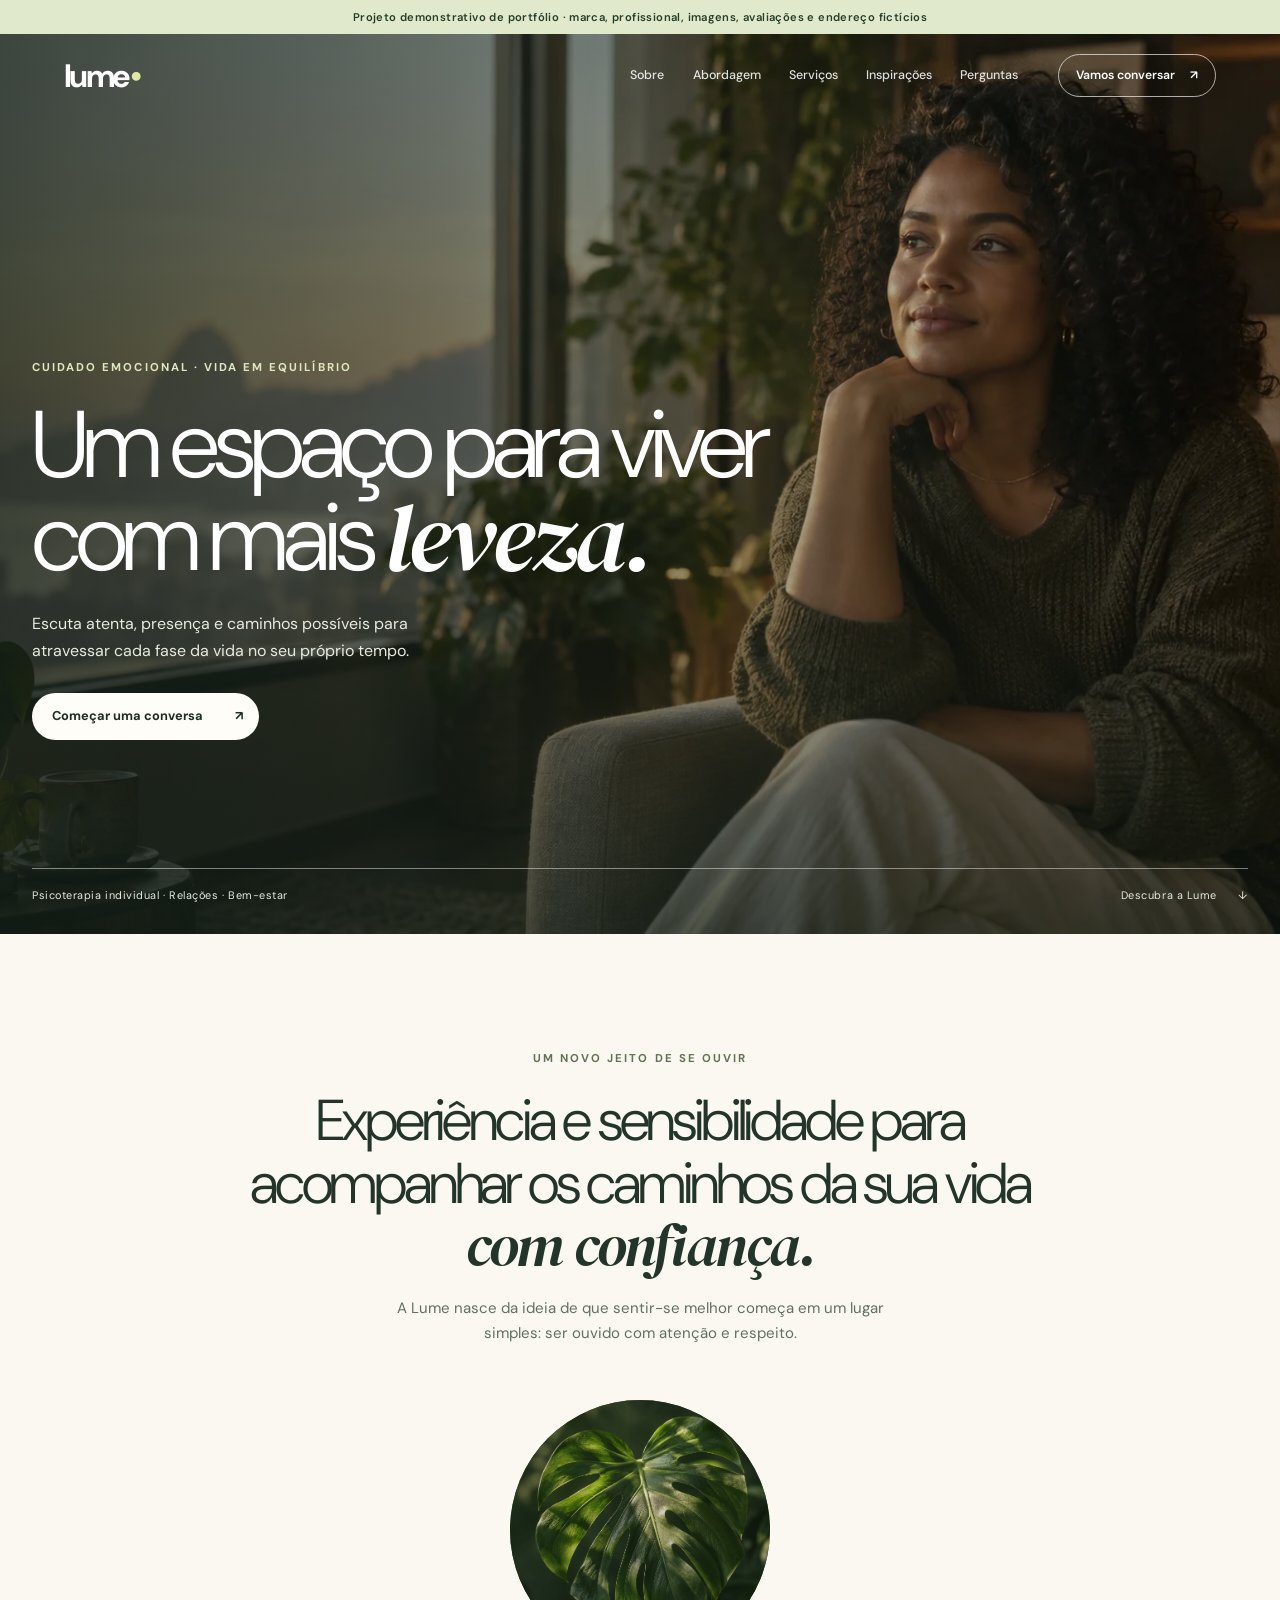
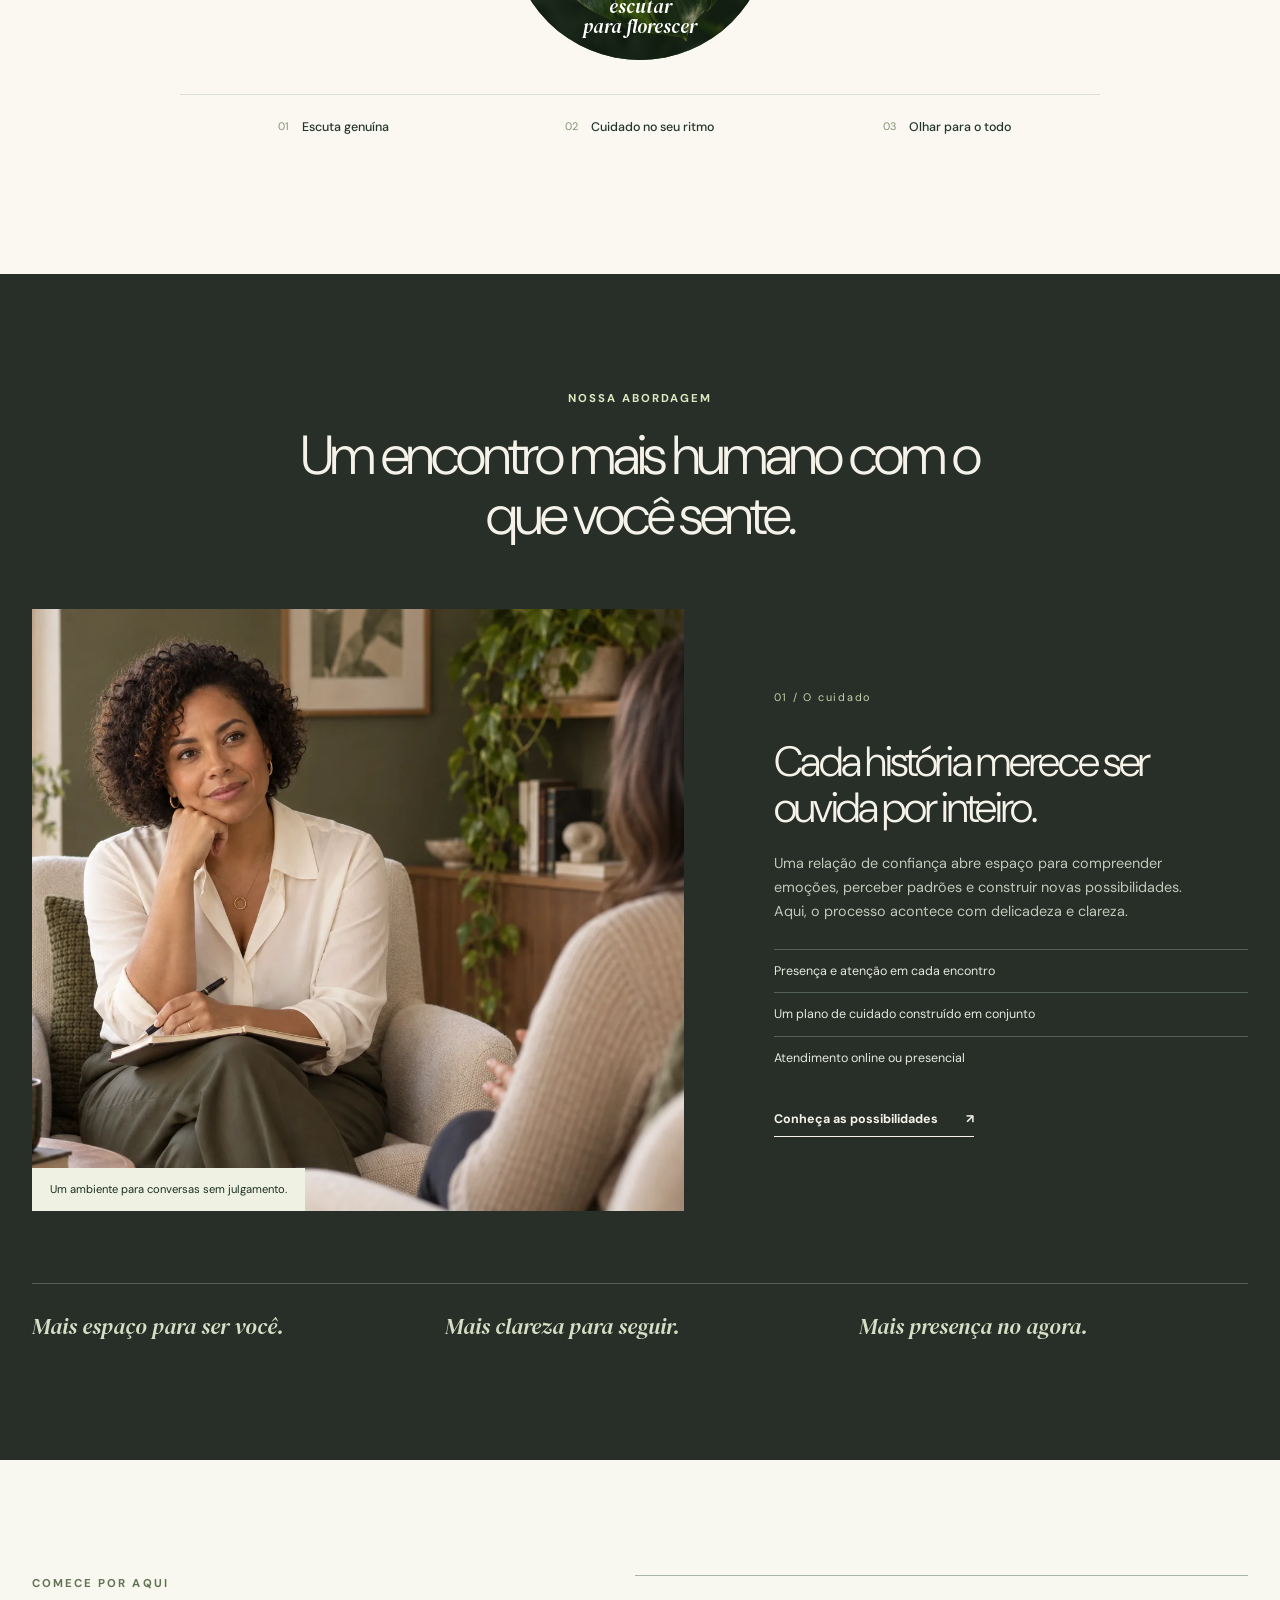
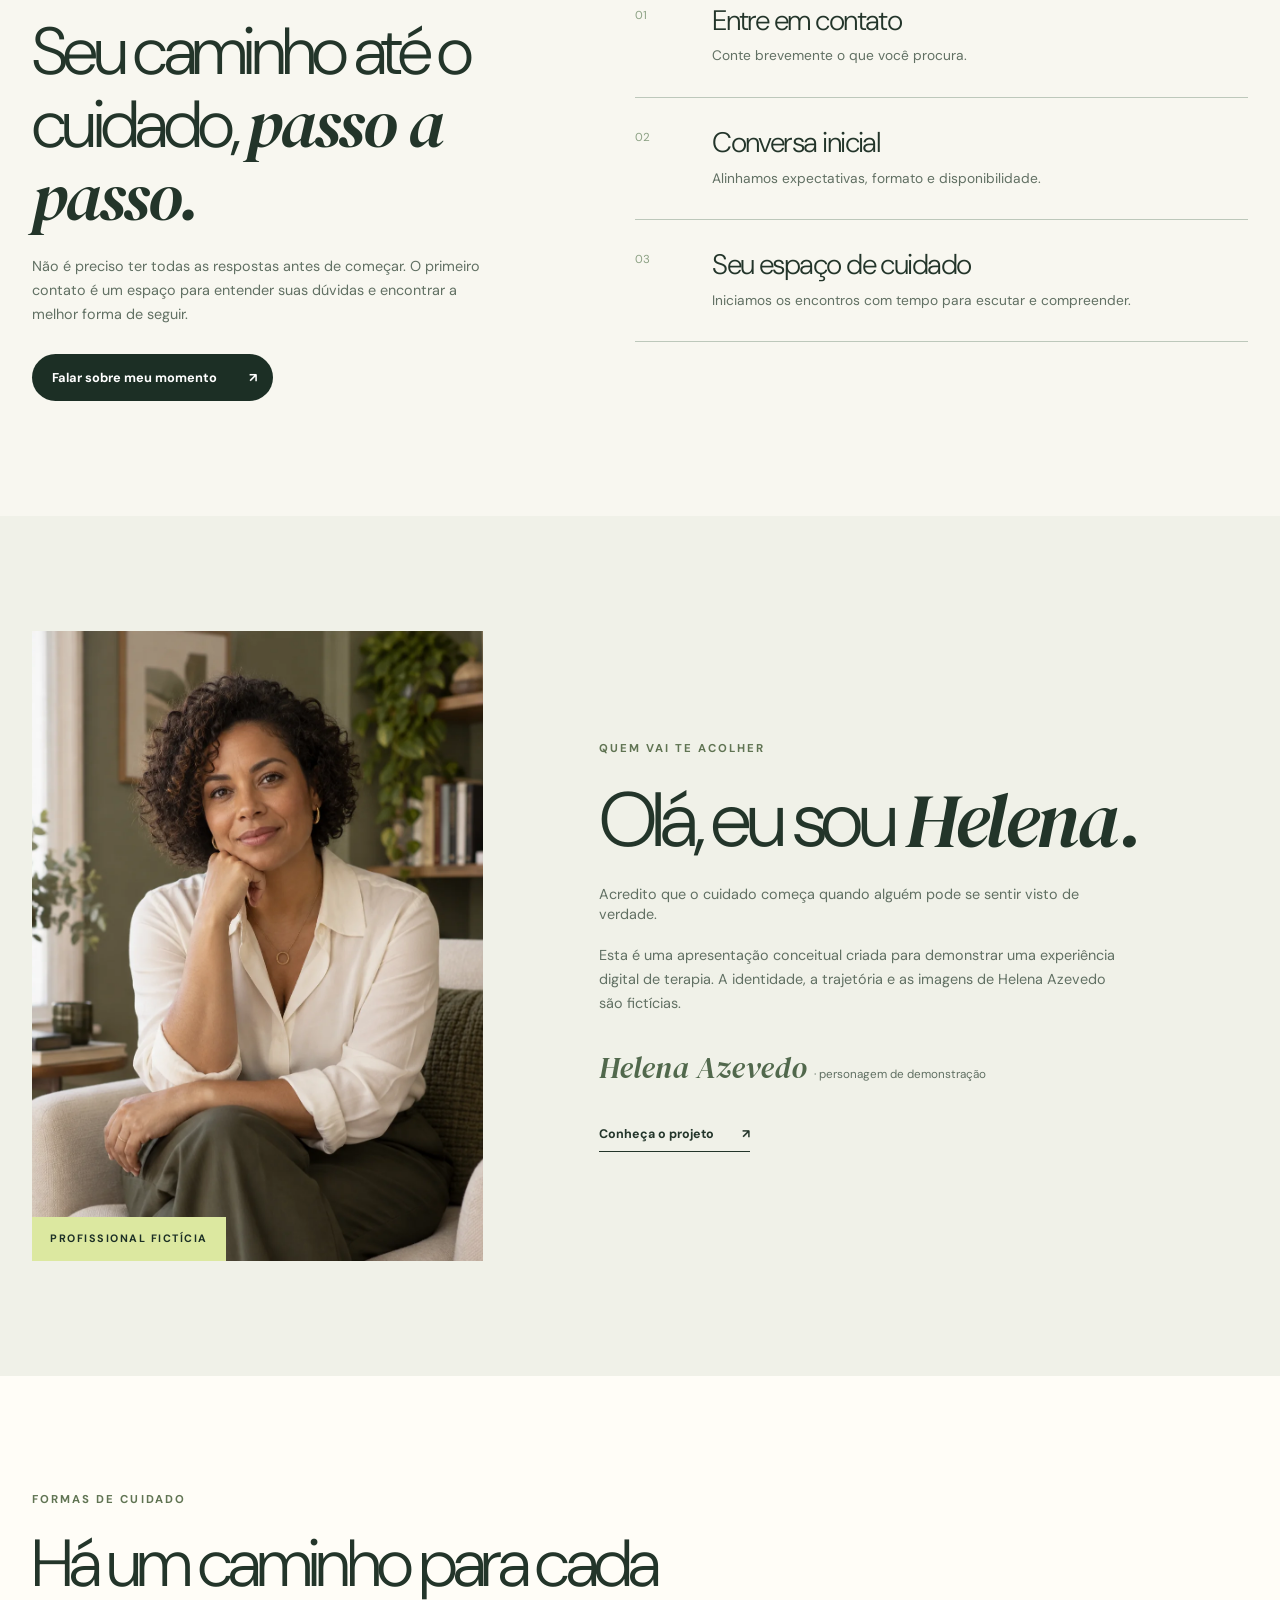
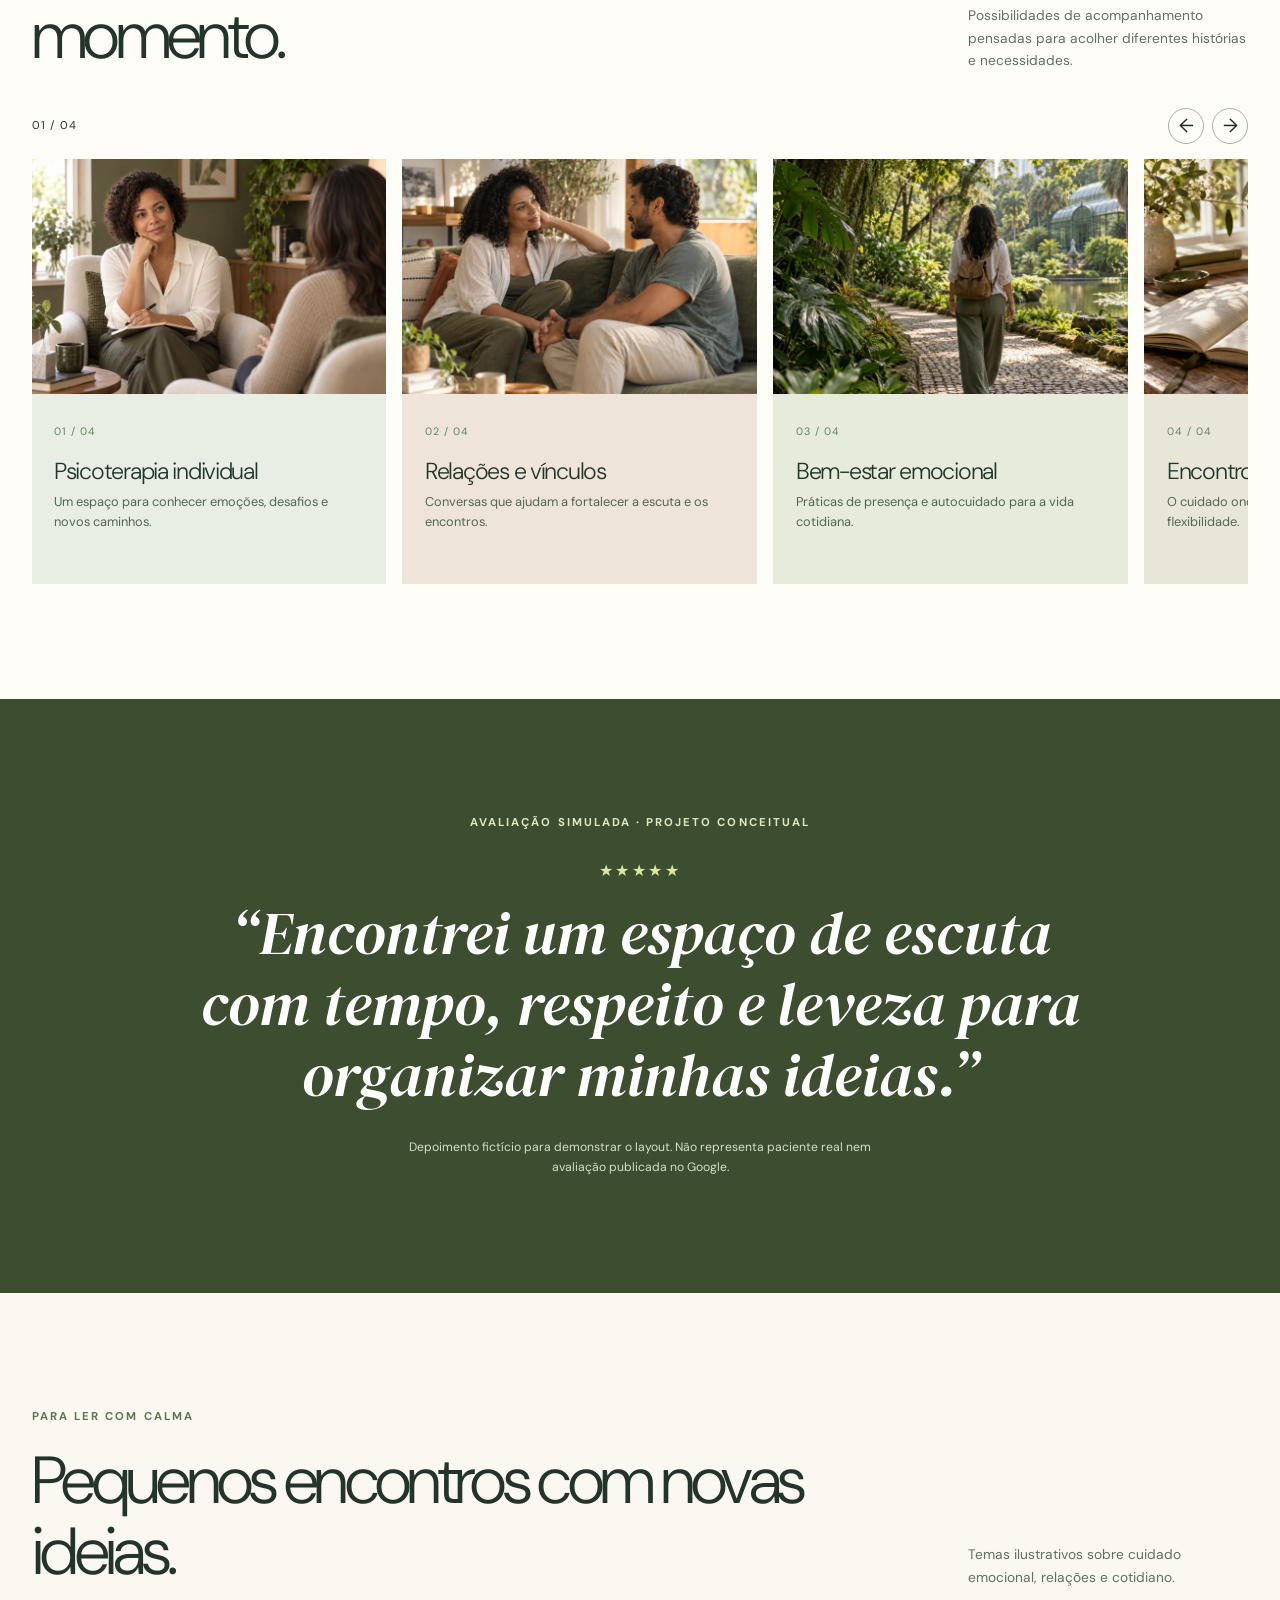
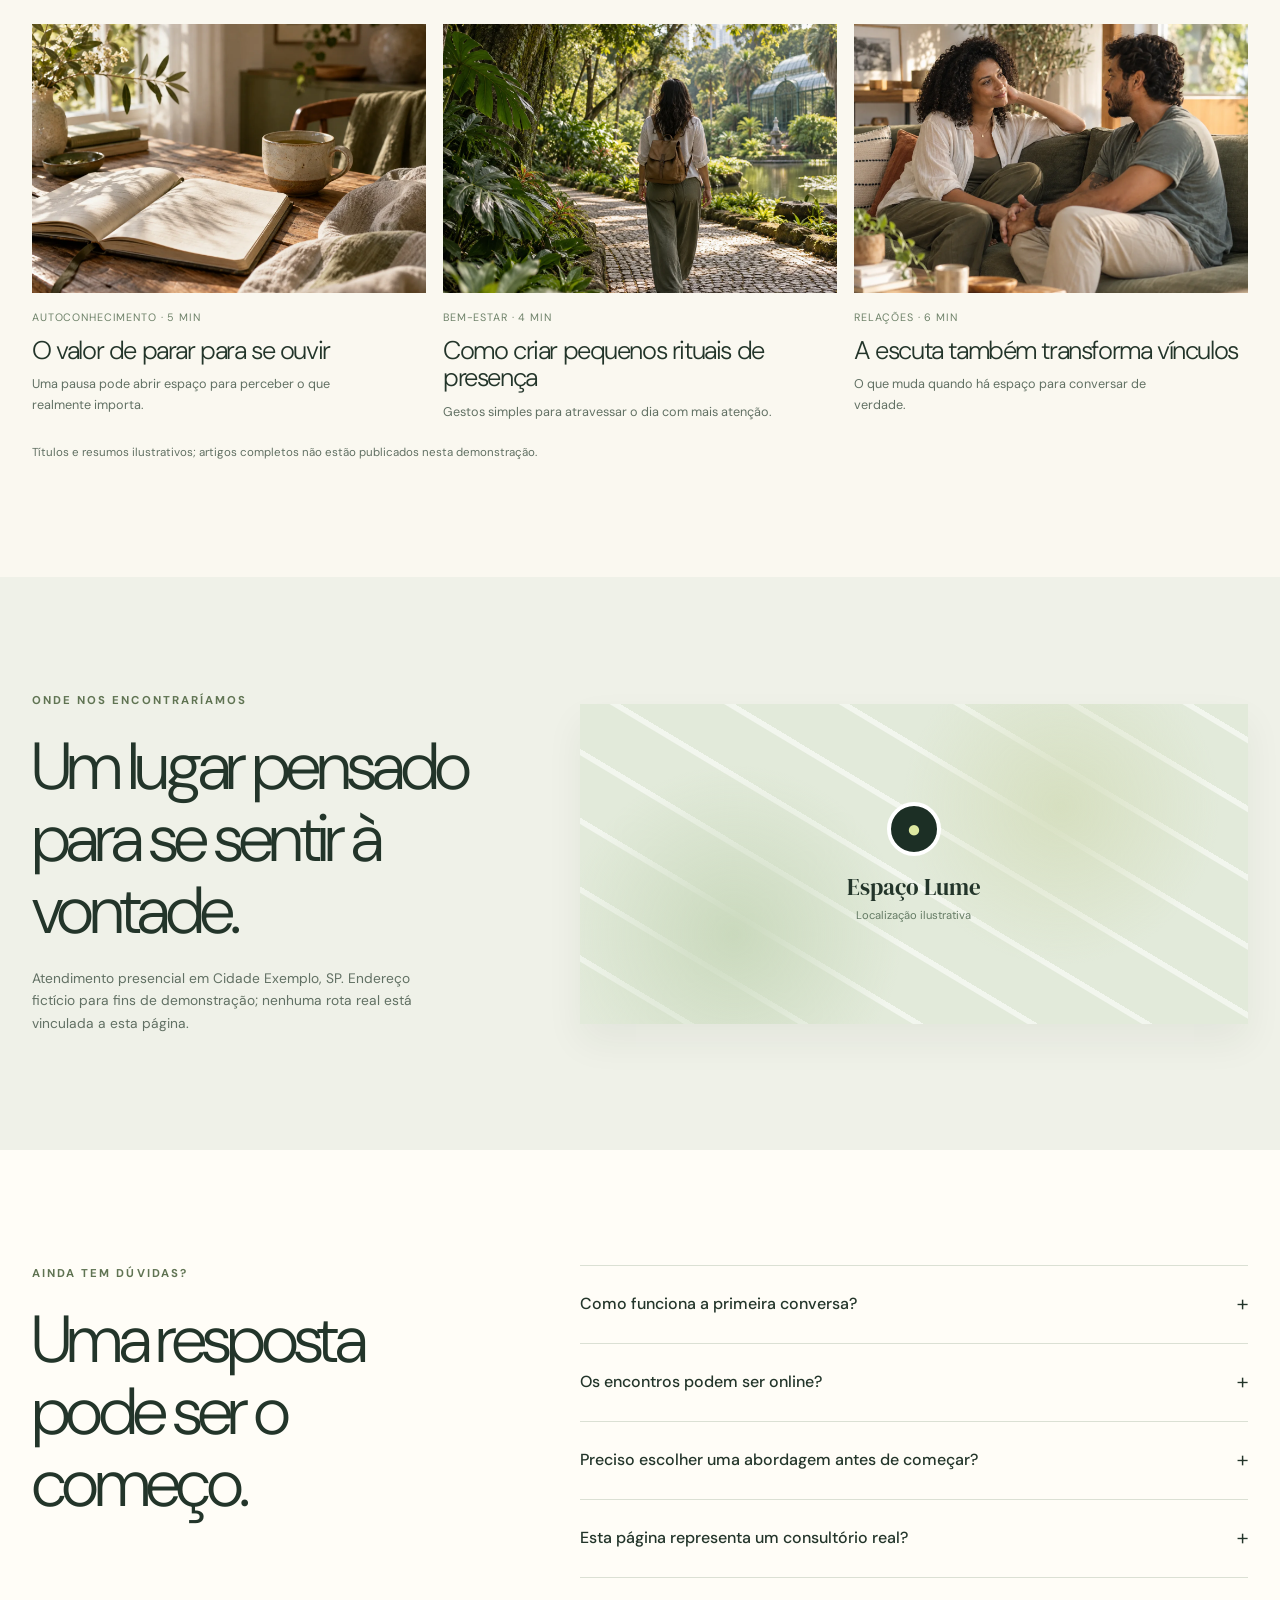
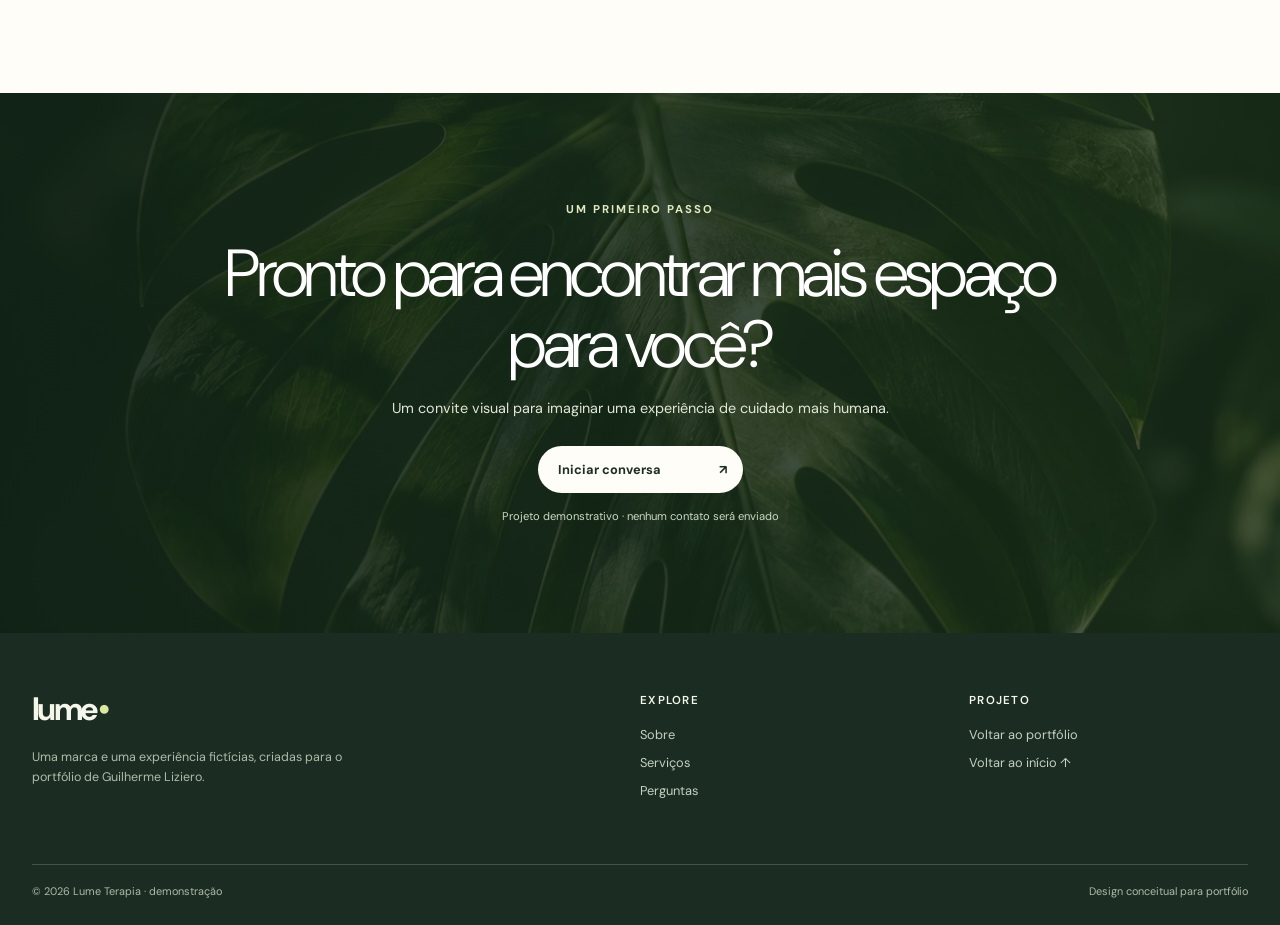
<file: projetos/lume-terapia/index.html>
<!doctype html>
<html lang="pt-BR">
<head>
  <meta charset="utf-8">
  <meta name="viewport" content="width=device-width,initial-scale=1">
  <meta name="theme-color" content="#1b2e25">
  <meta name="description" content="Lume Terapia: projeto conceitual de website para cuidado emocional, criado para o portfólio de Guilherme Liziero. Todos os dados são fictícios.">
  <title>Lume Terapia — projeto conceitual</title>
  <link rel="preconnect" href="https://fonts.googleapis.com">
  <link rel="preconnect" href="https://fonts.gstatic.com" crossorigin>
  <link href="https://fonts.googleapis.com/css2?family=DM+Sans:wght@300;400;500;600;700&amp;family=DM+Serif+Display:ital@0;1&amp;display=swap" rel="stylesheet">
  <link rel="stylesheet" href="style.css">
</head>
<body>
  <a class="skip" href="#conteudo">Pular para o conteúdo</a>
  <div class="demo-bar">Projeto demonstrativo de portfólio · marca, profissional, imagens, avaliações e endereço fictícios</div>
  <header class="site-header" id="topo">
    <a class="brand" href="#topo" aria-label="Lume Terapia, início">lume<span>•</span></a>
    <nav class="site-nav" id="siteNav" aria-label="Navegação principal">
      <a href="#sobre">Sobre</a><a href="#abordagem">Abordagem</a><a href="#servicos">Serviços</a><a href="#artigos">Inspirações</a><a href="#perguntas">Perguntas</a>
    </nav>
    <button class="header-cta demo-action" type="button">Vamos conversar <span>↗</span></button>
    <button class="menu-toggle" id="menuToggle" type="button" aria-label="Abrir menu" aria-expanded="false" aria-controls="siteNav"><span></span><span></span></button>
  </header>

  <main id="conteudo">
    <section class="hero" aria-labelledby="hero-title">
      <img class="hero__image" src="img/hero.webp" alt="Mulher em um ambiente acolhedor, contemplando a vista da janela" width="1600" height="900" fetchpriority="high">
      <div class="hero__shade"></div>
      <div class="hero__content wrap">
        <p class="eyebrow eyebrow--light">CUIDADO EMOCIONAL · VIDA EM EQUILÍBRIO</p>
        <h1 id="hero-title">Um espaço para viver com mais <em>leveza.</em></h1>
        <p>Escuta atenta, presença e caminhos possíveis para atravessar cada fase da vida no seu próprio tempo.</p>
        <button class="button button--cream demo-action" type="button">Começar uma conversa <span>↗</span></button>
      </div>
      <div class="hero__footer wrap"><span>Psicoterapia individual · Relações · Bem-estar</span><a href="#sobre">Descubra a Lume <span>↓</span></a></div>
    </section>

    <section class="opening section" id="sobre">
      <div class="wrap opening__inner">
        <p class="eyebrow">UM NOVO JEITO DE SE OUVIR</p>
        <h2>Experiência e sensibilidade para acompanhar os caminhos da sua vida <em>com confiança.</em></h2>
        <p class="opening__lead">A Lume nasce da ideia de que sentir-se melhor começa em um lugar simples: ser ouvido com atenção e respeito.</p>
        <div class="opening__orbit"><img src="img/folha.webp" alt="Folha verde banhada por luz natural" width="1024" height="1024" loading="lazy"><span>escutar<br>para florescer</span></div>
        <div class="opening__points"><div><span>01</span><strong>Escuta genuína</strong></div><div><span>02</span><strong>Cuidado no seu ritmo</strong></div><div><span>03</span><strong>Olhar para o todo</strong></div></div>
      </div>
    </section>

    <section class="story section" id="abordagem">
      <div class="wrap">
        <div class="section-heading section-heading--center"><p class="eyebrow eyebrow--light">NOSSA ABORDAGEM</p><h2>Um encontro mais humano com o que você sente.</h2></div>
        <div class="story__grid">
          <figure class="story__image"><img src="img/sessao.webp" alt="Terapeuta fictícia em uma conversa acolhedora com uma cliente" width="1536" height="1024" loading="lazy"><figcaption>Um ambiente para conversas sem julgamento.</figcaption></figure>
          <div class="story__copy"><span class="story__index">01 / O cuidado</span><h3>Cada história merece ser ouvida por inteiro.</h3><p>Uma relação de confiança abre espaço para compreender emoções, perceber padrões e construir novas possibilidades. Aqui, o processo acontece com delicadeza e clareza.</p><ul><li>Presença e atenção em cada encontro</li><li>Um plano de cuidado construído em conjunto</li><li>Atendimento online ou presencial</li></ul><a class="text-link" href="#servicos">Conheça as possibilidades <span>↗</span></a></div>
        </div>
        <div class="story__footer"><span>Mais espaço para ser você.</span><span>Mais clareza para seguir.</span><span>Mais presença no agora.</span></div>
      </div>
    </section>

    <section class="journey section" id="processo">
      <div class="wrap journey__grid">
        <div class="journey__intro"><p class="eyebrow">COMECE POR AQUI</p><h2>Seu caminho até o cuidado, <em>passo a passo.</em></h2><p>Não é preciso ter todas as respostas antes de começar. O primeiro contato é um espaço para entender suas dúvidas e encontrar a melhor forma de seguir.</p><button class="button button--dark demo-action" type="button">Falar sobre meu momento <span>↗</span></button></div>
        <div class="journey__list"><div><span>01</span><h3>Entre em contato</h3><p>Conte brevemente o que você procura.</p></div><div><span>02</span><h3>Conversa inicial</h3><p>Alinhamos expectativas, formato e disponibilidade.</p></div><div><span>03</span><h3>Seu espaço de cuidado</h3><p>Iniciamos os encontros com tempo para escutar e compreender.</p></div></div>
      </div>
    </section>

    <section class="therapist section" id="profissional">
      <div class="wrap therapist__grid"><div class="therapist__photo"><img src="img/terapeuta.webp" alt="Retrato da terapeuta fictícia Helena Azevedo" width="1024" height="1365" loading="lazy"><span>PROFISSIONAL FICTÍCIA</span></div><div class="therapist__copy"><p class="eyebrow">QUEM VAI TE ACOLHER</p><h2>Olá, eu sou <em>Helena.</em></h2><p class="therapist__lead">Acredito que o cuidado começa quando alguém pode se sentir visto de verdade.</p><p>Esta é uma apresentação conceitual criada para demonstrar uma experiência digital de terapia. A identidade, a trajetória e as imagens de Helena Azevedo são fictícias.</p><div class="therapist__signature">Helena Azevedo <span>· personagem de demonstração</span></div><button class="text-link demo-action" type="button">Conheça o projeto <span>↗</span></button></div></div>
    </section>

    <section class="services section" id="servicos">
      <div class="wrap"><div class="section-heading section-heading--split"><div><p class="eyebrow">FORMAS DE CUIDADO</p><h2>Há um caminho para cada momento.</h2></div><p>Possibilidades de acompanhamento pensadas para acolher diferentes histórias e necessidades.</p></div>
        <div class="services__controls"><span id="servicesCount" aria-live="polite">01 / 04</span><div><button id="servicesPrev" type="button" aria-label="Serviço anterior">←</button><button id="servicesNext" type="button" aria-label="Próximo serviço">→</button></div></div>
        <div class="services__rail" id="servicesRail" role="region" aria-roledescription="carrossel" aria-label="Formas de cuidado" tabindex="0">
          <article class="service-card"><img src="img/sessao.webp" alt="Conversa terapêutica em ambiente acolhedor" width="1536" height="1024" loading="lazy"><div><span>01 / 04</span><h3>Psicoterapia individual</h3><p>Um espaço para conhecer emoções, desafios e novos caminhos.</p></div></article>
          <article class="service-card"><img src="img/relacoes.webp" alt="Duas pessoas conversando com atenção e respeito" width="1536" height="1024" loading="lazy"><div><span>02 / 04</span><h3>Relações e vínculos</h3><p>Conversas que ajudam a fortalecer a escuta e os encontros.</p></div></article>
          <article class="service-card"><img src="img/caminhada.webp" alt="Pessoa caminhando por um jardim verde" width="1536" height="1024" loading="lazy"><div><span>03 / 04</span><h3>Bem-estar emocional</h3><p>Práticas de presença e autocuidado para a vida cotidiana.</p></div></article>
          <article class="service-card"><img src="img/diario.webp" alt="Caderno aberto e xícara em uma mesa ensolarada" width="1536" height="1024" loading="lazy"><div><span>04 / 04</span><h3>Encontros online</h3><p>O cuidado onde você estiver, com privacidade e flexibilidade.</p></div></article>
        </div>
      </div>
    </section>

    <section class="quote section" id="avaliacoes"><div class="wrap quote__inner"><p class="eyebrow eyebrow--light">AVALIAÇÃO SIMULADA · PROJETO CONCEITUAL</p><div class="quote__stars" aria-label="Cinco estrelas ilustrativas">★★★★★</div><blockquote>“Encontrei um espaço de escuta com tempo, respeito e leveza para organizar minhas ideias.”</blockquote><p>Depoimento fictício para demonstrar o layout. Não representa paciente real nem avaliação publicada no Google.</p></div></section>

    <section class="journal section" id="artigos"><div class="wrap"><div class="section-heading section-heading--split"><div><p class="eyebrow">PARA LER COM CALMA</p><h2>Pequenos encontros com novas ideias.</h2></div><p>Temas ilustrativos sobre cuidado emocional, relações e cotidiano.</p></div><div class="journal__grid"><article><img src="img/diario.webp" alt="Diário e chá em uma mesa iluminada" width="1536" height="1024" loading="lazy"><span>Autoconhecimento · 5 min</span><h3>O valor de parar para se ouvir</h3><p>Uma pausa pode abrir espaço para perceber o que realmente importa.</p></article><article><img src="img/caminhada.webp" alt="Caminhada em jardim arborizado" width="1536" height="1024" loading="lazy"><span>Bem-estar · 4 min</span><h3>Como criar pequenos rituais de presença</h3><p>Gestos simples para atravessar o dia com mais atenção.</p></article><article><img src="img/relacoes.webp" alt="Casal em conversa tranquila" width="1536" height="1024" loading="lazy"><span>Relações · 6 min</span><h3>A escuta também transforma vínculos</h3><p>O que muda quando há espaço para conversar de verdade.</p></article></div><p class="journal__note">Títulos e resumos ilustrativos; artigos completos não estão publicados nesta demonstração.</p></div></section>

    <section class="location section" id="localizacao"><div class="wrap location__grid"><div><p class="eyebrow">ONDE NOS ENCONTRARÍAMOS</p><h2>Um lugar pensado para se sentir à vontade.</h2><p>Atendimento presencial em Cidade Exemplo, SP. Endereço fictício para fins de demonstração; nenhuma rota real está vinculada a esta página.</p></div><div class="location__map" role="img" aria-label="Mapa ilustrativo fictício, sem endereço real"><span class="location__pin">●</span><strong>Espaço Lume</strong><small>Localização ilustrativa</small></div></div></section>

    <section class="faq section" id="perguntas"><div class="wrap faq__grid"><div><p class="eyebrow">AINDA TEM DÚVIDAS?</p><h2>Uma resposta pode ser o começo.</h2></div><div class="faq__items"><details><summary>Como funciona a primeira conversa?</summary><p>É um contato inicial para entender dúvidas, formato e disponibilidade. Nesta demonstração não existe agendamento real.</p></details><details><summary>Os encontros podem ser online?</summary><p>Sim, o layout apresenta formatos presencial e online como exemplos de serviço.</p></details><details><summary>Preciso escolher uma abordagem antes de começar?</summary><p>Não. Um site real poderia orientar essa escolha durante o primeiro contato.</p></details><details><summary>Esta página representa um consultório real?</summary><p>Não. A Lume, a profissional, os relatos e a localização foram criados para o portfólio.</p></details></div></div></section>

    <section class="closing" id="contato"><div class="closing__shade"></div><div class="wrap closing__inner"><p class="eyebrow eyebrow--light">UM PRIMEIRO PASSO</p><h2>Pronto para encontrar mais espaço para você?</h2><p>Um convite visual para imaginar uma experiência de cuidado mais humana.</p><button class="button button--cream demo-action" type="button">Iniciar conversa <span>↗</span></button><span>Projeto demonstrativo · nenhum contato será enviado</span></div></section>
  </main>

  <footer class="footer"><div class="wrap footer__grid"><div><a class="brand" href="#topo">lume<span>•</span></a><p>Uma marca e uma experiência fictícias, criadas para o portfólio de Guilherme Liziero.</p></div><div><h3>Explore</h3><a href="#sobre">Sobre</a><a href="#servicos">Serviços</a><a href="#perguntas">Perguntas</a></div><div><h3>Projeto</h3><a href="../../index.html">Voltar ao portfólio</a><a href="#topo">Voltar ao início ↑</a></div></div><div class="wrap footer__bottom"><span>© <span id="year"></span> Lume Terapia · demonstração</span><span>Design conceitual para portfólio</span></div></footer>

  <dialog class="demo-dialog" id="demoDialog" aria-labelledby="demoDialogTitle"><button class="demo-dialog__close" id="dialogClose" type="button" aria-label="Fechar">×</button><span class="eyebrow">PROJETO DEMONSTRATIVO</span><h2 id="demoDialogTitle">Esta experiência é fictícia.</h2><p>A Lume Terapia e Helena Azevedo foram criadas para mostrar a direção de design deste site. Não há atendimento ou agendamento por esta página.</p><a href="../../index.html">Conheça o portfólio de Guilherme ↗</a></dialog>
  <script src="script.js"></script>
</body>
</html>
</file>
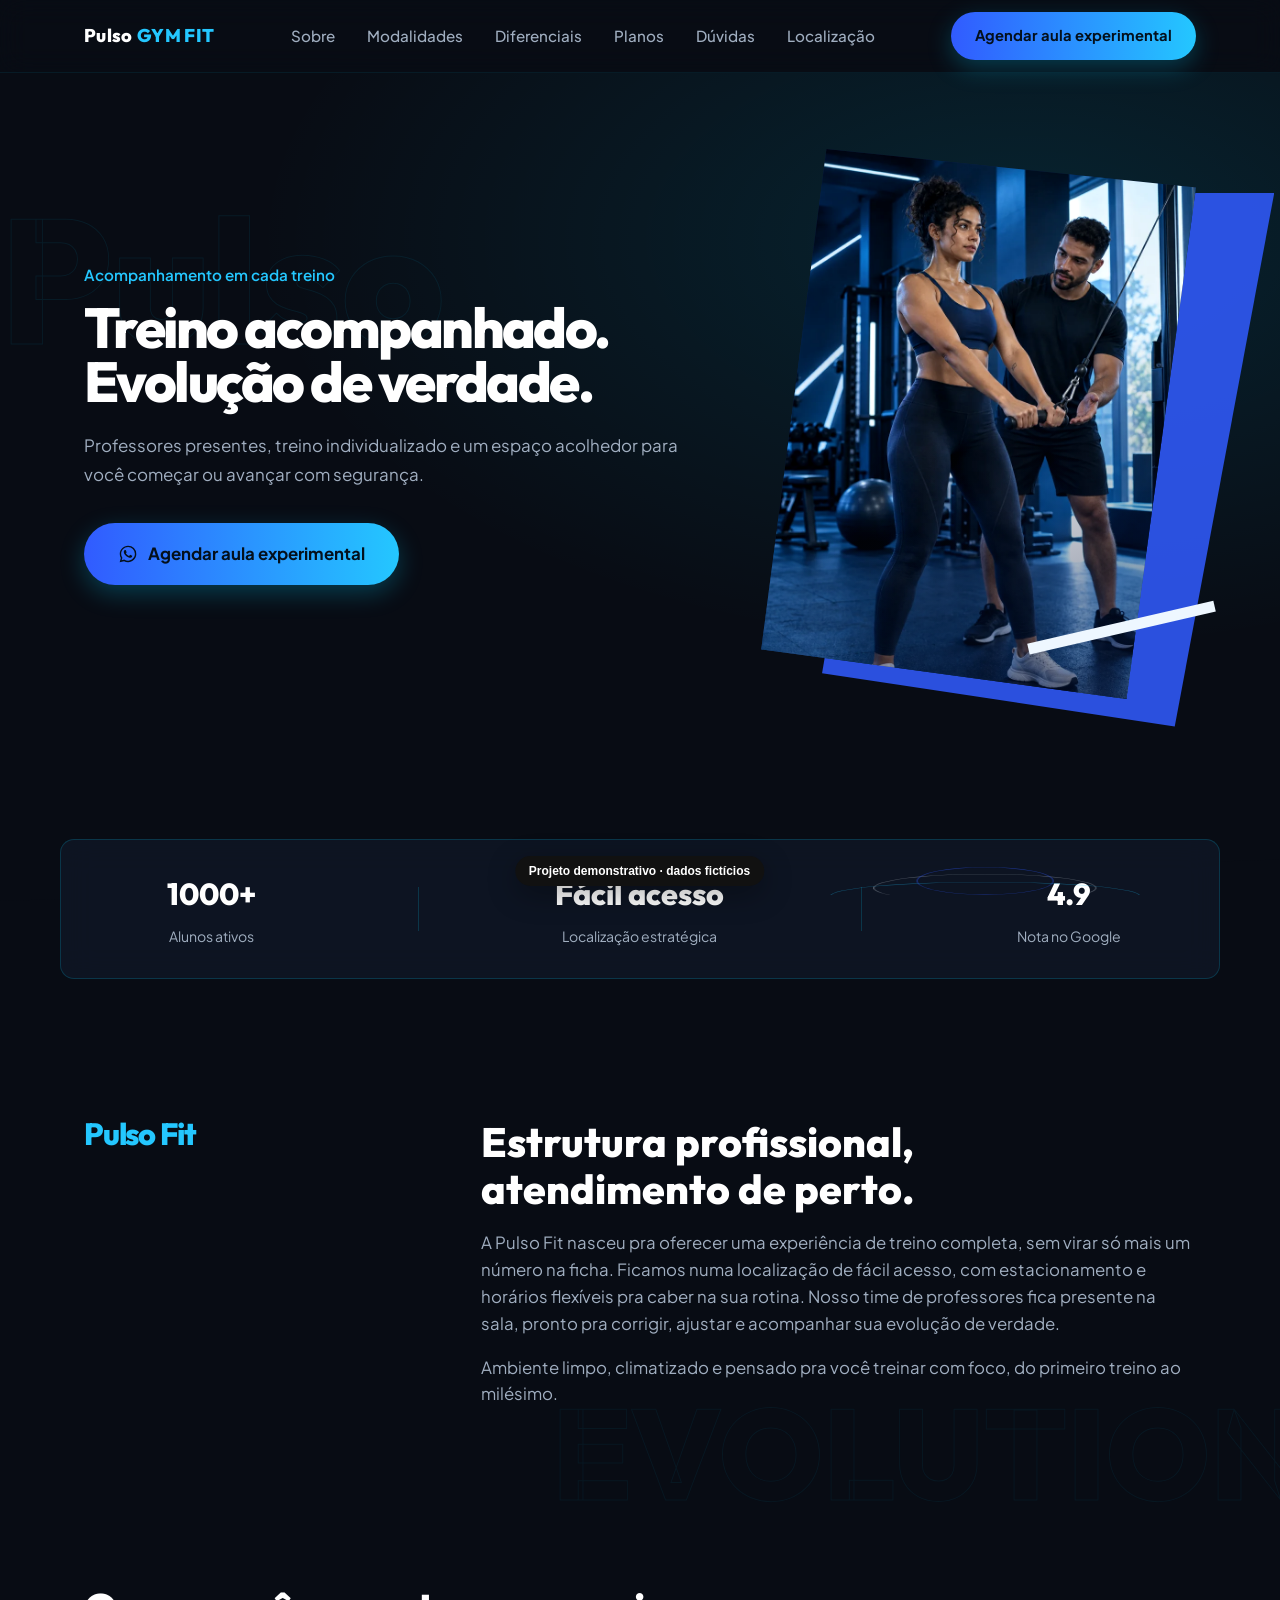
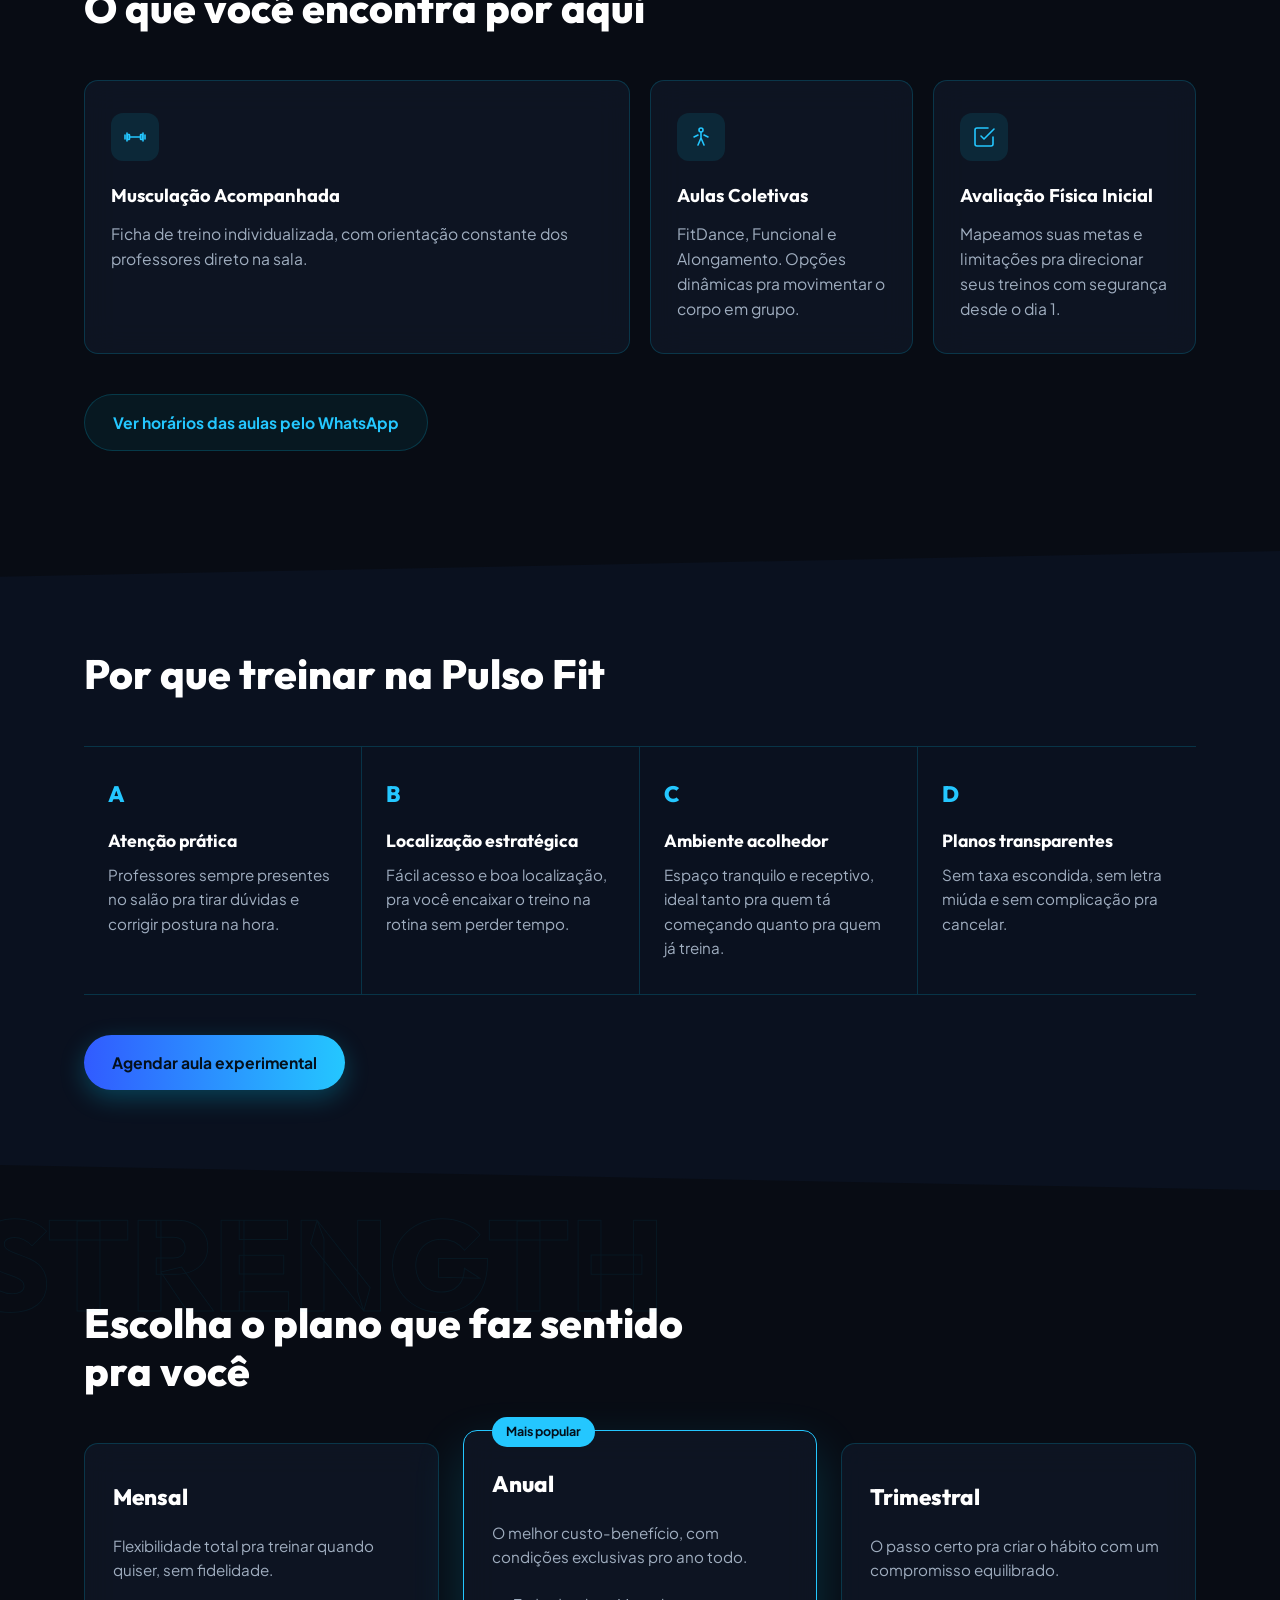
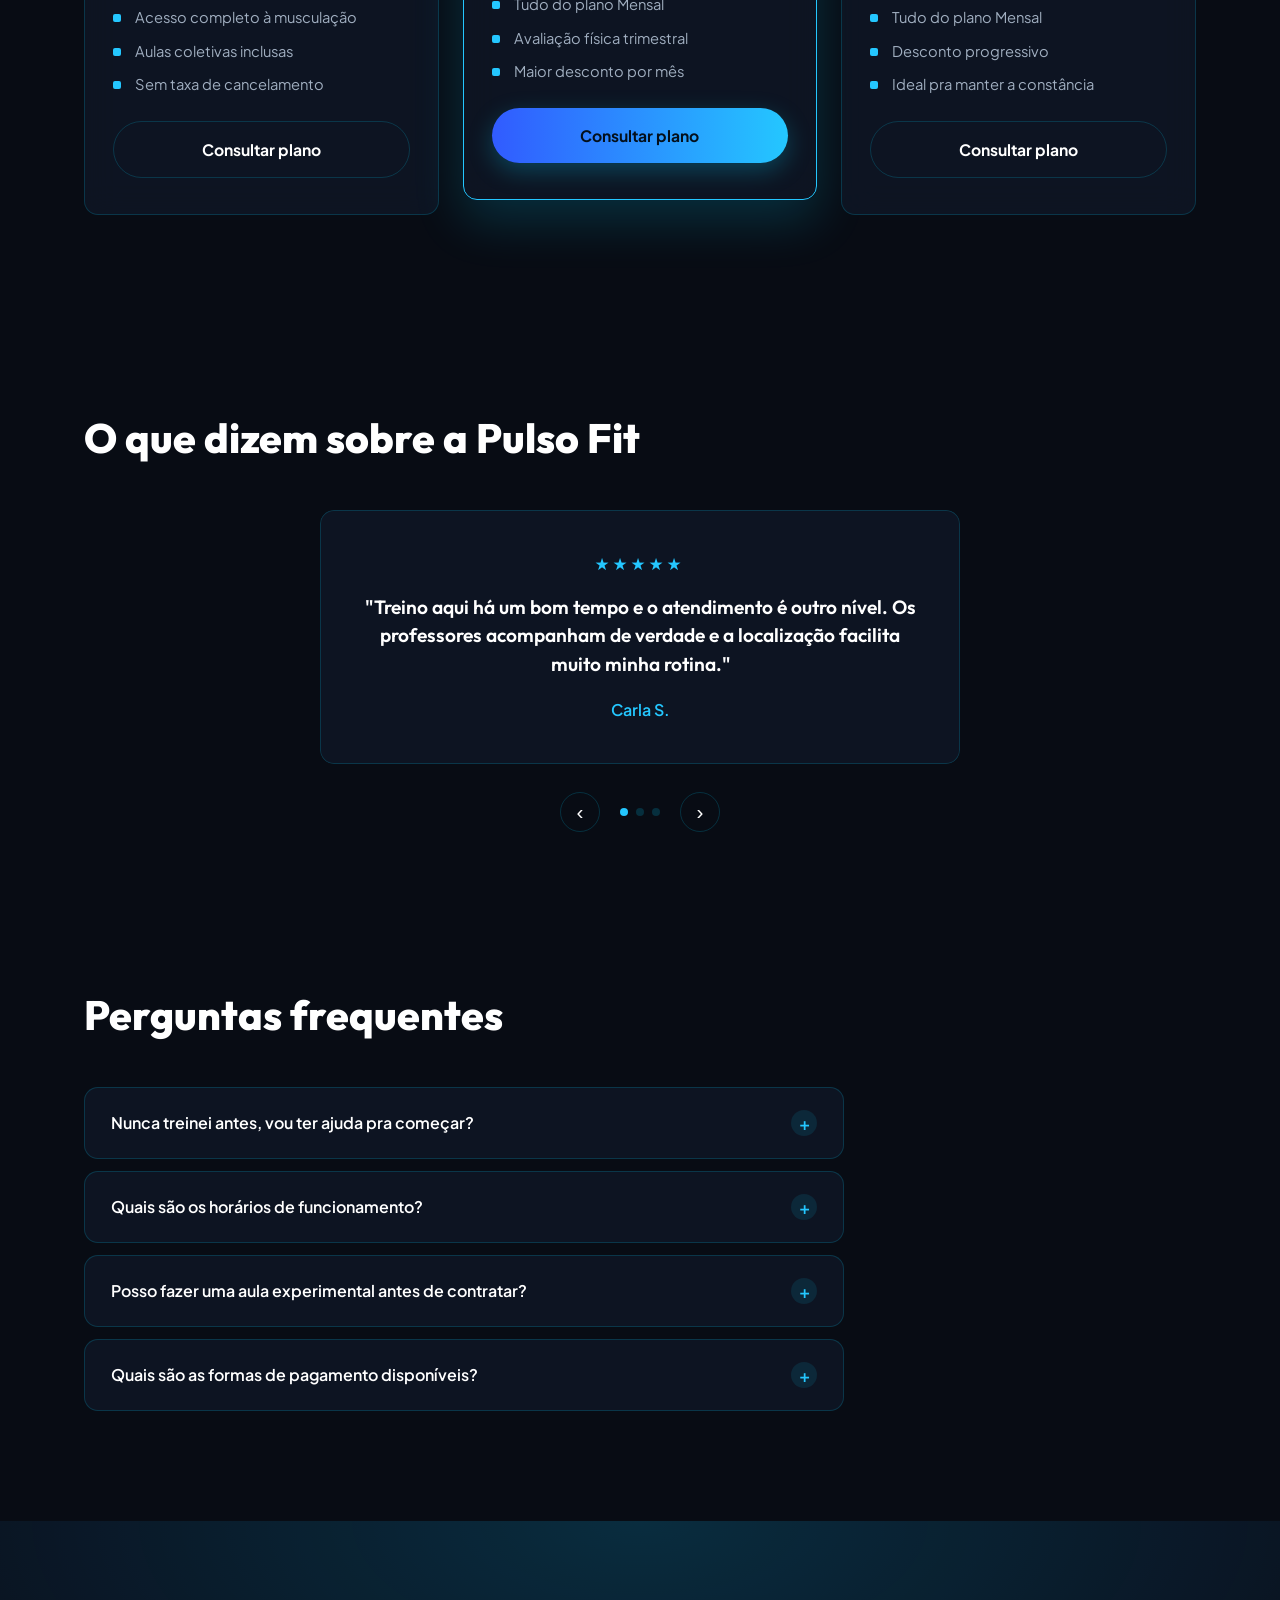
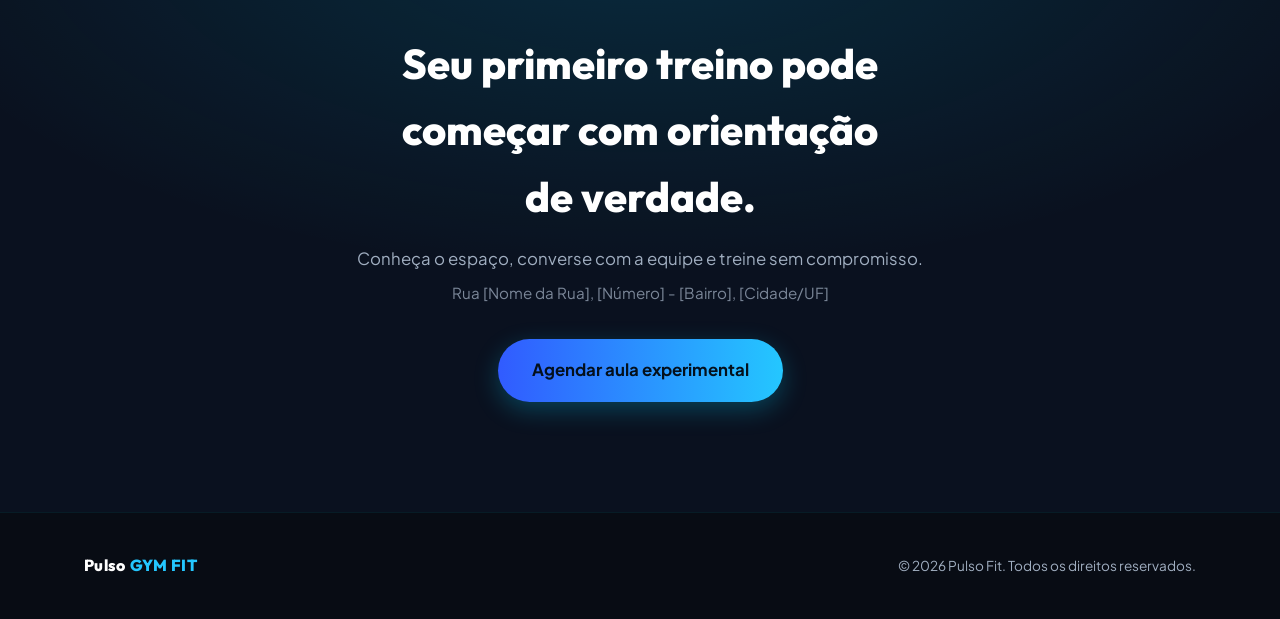
<file: projetos/pulso-fit/index.html>
<!DOCTYPE html>
<html lang="pt-BR">
<head>
<meta charset="UTF-8">
<meta name="viewport" content="width=device-width, initial-scale=1.0">
<title>Pulso Fit | Treine com estrutura e atendimento de verdade</title>
<meta name="description" content="Pulso Fit: estrutura completa, ótima localização e atendimento próximo. Agende sua aula experimental pelo WhatsApp.">

<link rel="preconnect" href="https://fonts.googleapis.com">
<link rel="preconnect" href="https://fonts.gstatic.com" crossorigin>
<link href="https://fonts.googleapis.com/css2?family=Outfit:wght@500;600;700;800&family=Plus+Jakarta+Sans:wght@400;500;600;700&display=swap" rel="stylesheet">

<link rel="stylesheet" href="style.css">
</head>
<body>

<a href="#top" class="skip-link">Pular para o conteúdo</a>

<!-- Ícone do WhatsApp definido uma única vez e reutilizado via <use> -->
<svg width="0" height="0" style="position:absolute" aria-hidden="true">
  <symbol id="icon-whatsapp" viewBox="0 0 24 24" fill="currentColor">
    <path d="M12.04 2C6.58 2 2.13 6.45 2.13 11.91c0 1.75.46 3.45 1.32 4.95L2 22l5.29-1.39a9.9 9.9 0 0 0 4.75 1.21h.01c5.46 0 9.9-4.45 9.9-9.91A9.86 9.86 0 0 0 12.04 2zm0 18.06h-.01a8.2 8.2 0 0 1-4.18-1.15l-.3-.18-3.14.82.84-3.06-.2-.31a8.18 8.18 0 0 1-1.26-4.36c0-4.52 3.68-8.2 8.24-8.2 2.2 0 4.27.86 5.82 2.42a8.17 8.17 0 0 1 2.41 5.79c0 4.52-3.68 8.23-8.22 8.23zm4.52-6.16c-.25-.12-1.47-.72-1.7-.81-.23-.08-.4-.12-.56.13-.17.25-.64.81-.79.97-.14.17-.29.19-.54.06-.25-.12-1.05-.39-2-1.23-.74-.66-1.24-1.47-1.39-1.72-.14-.25-.02-.38.11-.51.11-.11.25-.29.37-.43.12-.15.16-.25.25-.42.08-.17.04-.31-.02-.43-.06-.12-.56-1.36-.77-1.86-.2-.48-.41-.42-.56-.43h-.48c-.17 0-.43.06-.66.31s-.87.85-.87 2.08.89 2.41 1.02 2.58c.12.17 1.75 2.67 4.24 3.74.59.26 1.05.41 1.41.53.59.19 1.13.16 1.56.1.48-.07 1.47-.6 1.67-1.18.21-.58.21-1.07.15-1.18-.06-.1-.23-.16-.48-.28z"/>
  </symbol>
</svg>

<!-- ===== HEADER ===== -->
<header class="header" id="header">
  <div class="container header__inner">
    <a href="#top" class="logo">Pulso<span>GYM FIT</span></a>

    <nav class="nav" id="nav">
      <a href="#sobre" class="nav__link">Sobre</a>
      <a href="#servicos" class="nav__link">Modalidades</a>
      <a href="#diferenciais" class="nav__link">Diferenciais</a>
      <a href="#planos" class="nav__link">Planos</a>
      <a href="#faq" class="nav__link">Dúvidas</a>
      <a href="#localizacao" class="nav__link">Localização</a>
    </nav>

    <a href="#contato-demo"
       class="btn btn--primary btn--nav" target="_blank" rel="noopener">Agendar aula experimental</a>

    <button class="menu-toggle" id="menuToggle" aria-label="Abrir menu" aria-expanded="false">
      <span></span><span></span><span></span>
    </button>
  </div>
</header>

<main id="top" tabindex="-1">

  <!-- ===== HERO ===== -->
  <section class="hero">
    <div class="hero__watermark" aria-hidden="true">Pulso</div>

    <div class="container hero__grid">
      <div class="hero__content">
        <p class="eyebrow">Acompanhamento em cada treino</p>
        <h1 class="hero__title">Treino acompanhado. Evolução de verdade.</h1>
        <p class="hero__subtitle">Professores presentes, treino individualizado e um espaço acolhedor para você começar ou avançar com segurança.</p>

        <a href="#contato-demo"
           class="btn btn--primary btn--lg" target="_blank" rel="noopener">
          <svg class="icon" aria-hidden="true" focusable="false"><use href="#icon-whatsapp"/></svg>
          Agendar aula experimental
        </a>

      </div>

      <div class="hero__visual">
        <div class="hero__image-frame">
          <img class="hero__image" src="hero-training.webp" alt="Aluna treinando no aparelho de cabos com orientação de um professor" width="960" height="1200" fetchpriority="high">
        </div>
        <div class="hero__slash" aria-hidden="true"></div>
      </div>
    </div>
  </section>

  <div class="water-ripple" aria-hidden="true">
    <span></span>
    <span></span>
    <span></span>
  </div>

  <!-- ===== PROVA SOCIAL / NÚMEROS ===== -->
  <section class="stats">
    <div class="container stats__bar">
      <div class="stat">
        <span class="stat__num" data-count="1000" data-suffix="+">0</span>
        <span class="stat__label">Alunos ativos</span>
      </div>
      <div class="stat__divider" aria-hidden="true"></div>
      <div class="stat">
        <span class="stat__num-text">Fácil acesso</span>
        <span class="stat__label">Localização estratégica</span>
      </div>
      <div class="stat__divider" aria-hidden="true"></div>
      <div class="stat">
        <span class="stat__num" data-count="49" data-decimal="true" data-suffix="">0</span>
        <span class="stat__label">Nota no Google</span>
      </div>
    </div>
  </section>

  <!-- ===== SOBRE ===== -->
  <section class="about" id="sobre">
    <div class="about__watermark" aria-hidden="true">EVOLUTION</div>
    <div class="container about__grid">
      <div class="about__tag" aria-hidden="true">Pulso Fit</div>
      <div class="about__body">
        <h2 class="section-title">Estrutura profissional, atendimento de perto.</h2>
        <p class="section-text">A Pulso Fit nasceu pra oferecer uma experiência de treino completa, sem virar só mais um número na ficha. Ficamos numa localização de fácil acesso, com estacionamento e horários flexíveis pra caber na sua rotina. Nosso time de professores fica presente na sala, pronto pra corrigir, ajustar e acompanhar sua evolução de verdade.</p>
        <p class="section-text">Ambiente limpo, climatizado e pensado pra você treinar com foco, do primeiro treino ao milésimo.</p>
      </div>
    </div>
  </section>

  <!-- ===== SERVIÇOS / MODALIDADES ===== -->
  <section class="services" id="servicos">
    <div class="container">
      <div class="section-head">
        <h2 class="section-title">O que você encontra por aqui</h2>
      </div>

      <div class="services__grid">
        <article class="card card--featured">
          <div class="card__icon">
            <svg viewBox="0 0 24 24" fill="none" stroke="currentColor" stroke-width="1.6"><path d="M4 8v8M2 10v4M20 8v8M22 10v4M6.5 12h11" stroke-linecap="round"/><rect x="4.5" y="9.5" width="2" height="5" rx="0.5"/><rect x="17.5" y="9.5" width="2" height="5" rx="0.5"/></svg>
          </div>
          <h3 class="card__title">Musculação Acompanhada</h3>
          <p class="card__text">Ficha de treino individualizada, com orientação constante dos professores direto na sala.</p>
        </article>

        <article class="card">
          <div class="card__icon">
            <svg viewBox="0 0 24 24" fill="none" stroke="currentColor" stroke-width="1.6"><circle cx="12" cy="5" r="2"/><path d="M12 7v6l-3 7M12 13l3 7M9 10l-4 2M15 10l4 2" stroke-linecap="round" stroke-linejoin="round"/></svg>
          </div>
          <h3 class="card__title">Aulas Coletivas</h3>
          <p class="card__text">FitDance, Funcional e Alongamento. Opções dinâmicas pra movimentar o corpo em grupo.</p>
        </article>

        <article class="card">
          <div class="card__icon">
            <svg viewBox="0 0 24 24" fill="none" stroke="currentColor" stroke-width="1.6"><path d="M9 11l3 3L22 4" stroke-linecap="round" stroke-linejoin="round"/><path d="M21 12v7a2 2 0 0 1-2 2H5a2 2 0 0 1-2-2V5a2 2 0 0 1 2-2h11" stroke-linecap="round" stroke-linejoin="round"/></svg>
          </div>
          <h3 class="card__title">Avaliação Física Inicial</h3>
          <p class="card__text">Mapeamos suas metas e limitações pra direcionar seus treinos com segurança desde o dia 1.</p>
        </article>
      </div>

      <div class="section-cta">
        <a href="#contato-demo"
           class="btn btn--ghost" target="_blank" rel="noopener">Ver horários das aulas pelo WhatsApp</a>
      </div>
    </div>
  </section>

  <!-- ===== DIFERENCIAIS ===== -->
  <section class="diff" id="diferenciais">
    <div class="container">
      <div class="section-head section-head--light">
        <h2 class="section-title">Por que treinar na Pulso Fit</h2>
      </div>

      <div class="diff__grid">
        <div class="diff__item">
          <span class="diff__mark">A</span>
          <h3>Atenção prática</h3>
          <p>Professores sempre presentes no salão pra tirar dúvidas e corrigir postura na hora.</p>
        </div>
        <div class="diff__item">
          <span class="diff__mark">B</span>
          <h3>Localização estratégica</h3>
          <p>Fácil acesso e boa localização, pra você encaixar o treino na rotina sem perder tempo.</p>
        </div>
        <div class="diff__item">
          <span class="diff__mark">C</span>
          <h3>Ambiente acolhedor</h3>
          <p>Espaço tranquilo e receptivo, ideal tanto pra quem tá começando quanto pra quem já treina.</p>
        </div>
        <div class="diff__item">
          <span class="diff__mark">D</span>
          <h3>Planos transparentes</h3>
          <p>Sem taxa escondida, sem letra miúda e sem complicação pra cancelar.</p>
        </div>
      </div>

      <div class="section-cta">
        <a href="#contato-demo"
           class="btn btn--primary" target="_blank" rel="noopener">Agendar aula experimental</a>
      </div>
    </div>
  </section>

  <!-- ===== PLANOS ===== -->
  <section class="pricing" id="planos">
    <div class="pricing__watermark" aria-hidden="true">STRENGTH</div>
    <div class="container">
      <div class="section-head">
        <h2 class="section-title">Escolha o plano que faz sentido pra você</h2>
      </div>

      <div class="pricing__grid">
        <article class="plan">
          <h3 class="plan__name">Mensal</h3>
          <p class="plan__desc">Flexibilidade total pra treinar quando quiser, sem fidelidade.</p>
          <ul class="plan__list">
            <li>Acesso completo à musculação</li>
            <li>Aulas coletivas inclusas</li>
            <li>Sem taxa de cancelamento</li>
          </ul>
          <a href="#contato-demo"
             class="btn btn--outline" target="_blank" rel="noopener">Consultar plano</a>
        </article>

        <article class="plan plan--featured">
          <span class="plan__badge">Mais popular</span>
          <h3 class="plan__name">Anual</h3>
          <p class="plan__desc">O melhor custo-benefício, com condições exclusivas pro ano todo.</p>
          <ul class="plan__list">
            <li>Tudo do plano Mensal</li>
            <li>Avaliação física trimestral</li>
            <li>Maior desconto por mês</li>
          </ul>
          <a href="#contato-demo"
             class="btn btn--primary" target="_blank" rel="noopener">Consultar plano</a>
        </article>

        <article class="plan">
          <h3 class="plan__name">Trimestral</h3>
          <p class="plan__desc">O passo certo pra criar o hábito com um compromisso equilibrado.</p>
          <ul class="plan__list">
            <li>Tudo do plano Mensal</li>
            <li>Desconto progressivo</li>
            <li>Ideal pra manter a constância</li>
          </ul>
          <a href="#contato-demo"
             class="btn btn--outline" target="_blank" rel="noopener">Consultar plano</a>
        </article>
      </div>
    </div>
  </section>

  <!-- ===== DEPOIMENTOS ===== -->
  <section class="testimonials">
    <div class="container">
      <div class="section-head">
        <h2 class="section-title">O que dizem sobre a Pulso Fit</h2>
      </div>

      <div class="testi__track" id="testiTrack" role="region" aria-label="Depoimentos de alunos" aria-live="polite">
        <article class="testi" aria-hidden="false">
          <div class="testi__stars">★★★★★</div>
          <p class="testi__text">"Treino aqui há um bom tempo e o atendimento é outro nível. Os professores acompanham de verdade e a localização facilita muito minha rotina."</p>
          <p class="testi__author">Carla S.</p>
        </article>
        <article class="testi" aria-hidden="true">
          <div class="testi__stars">★★★★★</div>
          <p class="testi__text">"Já treinei em academia grande e impessoal. Aqui é diferente: te chamam pelo nome e sempre tem alguém disposto a ajudar."</p>
          <p class="testi__author">Rafael M.</p>
        </article>
        <article class="testi" aria-hidden="true">
          <div class="testi__stars">★★★★★</div>
          <p class="testi__text">"Estrutura completa, ambiente limpo e fácil de chegar. Fechei o plano anual sem pensar duas vezes."</p>
          <p class="testi__author">Juliana P.</p>
        </article>
      </div>

      <div class="testi__nav">
        <button class="testi__btn" id="testiPrev" aria-label="Depoimento anterior">‹</button>
        <div class="testi__dots" id="testiDots"></div>
        <button class="testi__btn" id="testiNext" aria-label="Próximo depoimento">›</button>
      </div>
    </div>
  </section>

  <!-- ===== FAQ ===== -->
  <section class="faq" id="faq">
    <div class="container">
      <div class="section-head">
        <h2 class="section-title">Perguntas frequentes</h2>
      </div>

      <div class="accordion" id="accordion">
        <div class="acc-item">
          <button class="acc-trigger" id="faq-trigger-1" aria-expanded="false" aria-controls="faq-panel-1">
            <span>Nunca treinei antes, vou ter ajuda pra começar?</span>
            <span class="acc-icon">+</span>
          </button>
          <div class="acc-panel" id="faq-panel-1" role="region" aria-labelledby="faq-trigger-1" aria-hidden="true">
            <div class="acc-panel__inner">
              <p>Sim! Todo aluno novo passa por uma orientação inicial, onde montamos o treino e ensinamos a usar cada equipamento passo a passo.</p>
            </div>
          </div>
        </div>

        <div class="acc-item">
          <button class="acc-trigger" id="faq-trigger-2" aria-expanded="false" aria-controls="faq-panel-2">
            <span>Quais são os horários de funcionamento?</span>
            <span class="acc-icon">+</span>
          </button>
          <div class="acc-panel" id="faq-panel-2" role="region" aria-labelledby="faq-trigger-2" aria-hidden="true">
            <div class="acc-panel__inner">
              <p>Funcionamos de segunda a sexta, das 06h às 22h, e aos sábados, das 08h às 14h.</p>
            </div>
          </div>
        </div>

        <div class="acc-item">
          <button class="acc-trigger" id="faq-trigger-3" aria-expanded="false" aria-controls="faq-panel-3">
            <span>Posso fazer uma aula experimental antes de contratar?</span>
            <span class="acc-icon">+</span>
          </button>
          <div class="acc-panel" id="faq-panel-3" role="region" aria-labelledby="faq-trigger-3" aria-hidden="true">
            <div class="acc-panel__inner">
              <p>Com certeza. Você pode agendar uma aula experimental sem compromisso pra conhecer nosso espaço e nossa equipe.</p>
            </div>
          </div>
        </div>

        <div class="acc-item">
          <button class="acc-trigger" id="faq-trigger-4" aria-expanded="false" aria-controls="faq-panel-4">
            <span>Quais são as formas de pagamento disponíveis?</span>
            <span class="acc-icon">+</span>
          </button>
          <div class="acc-panel" id="faq-panel-4" role="region" aria-labelledby="faq-trigger-4" aria-hidden="true">
            <div class="acc-panel__inner">
              <p>Aceitamos cartão de crédito, débito, PIX e dinheiro, com opções de planos mensais e recorrentes.</p>
            </div>
          </div>
        </div>
      </div>
    </div>
  </section>

  <!-- ===== LOCALIZAÇÃO / FECHAMENTO ===== -->
  <section class="closing" id="localizacao">
    <div class="container closing__inner">
      <h2 class="closing__title">Seu primeiro treino pode começar com orientação de verdade.</h2>
      <p class="closing__subtitle">Conheça o espaço, converse com a equipe e treine sem compromisso.</p>
      <p class="closing__address">Rua [Nome da Rua], [Número] - [Bairro], [Cidade/UF]</p>

      <a href="#contato-demo"
         class="btn btn--primary btn--lg" target="_blank" rel="noopener">Agendar aula experimental</a>
    </div>
  </section>

</main>

<!-- ===== FOOTER ===== -->
<footer class="footer">
  <div class="container footer__inner">
    <span class="logo logo--sm">Pulso<span>GYM FIT</span></span>
    <p class="footer__text">© <span id="year"></span> Pulso Fit. Todos os direitos reservados.</p>
  </div>
</footer>

<!-- ===== STICKY CTA MOBILE ===== -->
<a href="#contato-demo"
   class="sticky-cta" id="stickyCta" target="_blank" rel="noopener">
  <svg class="icon" aria-hidden="true" focusable="false"><use href="#icon-whatsapp"/></svg>
  Agendar aula experimental
</a>

<script src="gsap.min.js"></script>
<script src="script.js"></script>
<div style="position:fixed;z-index:99999;left:50%;bottom:14px;transform:translateX(-50%);padding:8px 14px;border-radius:999px;background:#111;color:#fff;font:600 12px/1.2 Arial,sans-serif;box-shadow:0 8px 30px #0005;white-space:nowrap">Projeto demonstrativo · dados fictícios</div></body>
</html>
</file>
<file: style.css>
:root{--ink:#071019;--paper:#f3f1ea;--mint:#6de5b1;--line:rgba(255,255,255,.16);--sans:'DM Sans',sans-serif;--display:'Manrope',sans-serif}*{box-sizing:border-box}html{scroll-behavior:smooth}body{margin:0;background:var(--ink);color:#f8f7f3;font-family:var(--sans);font-size:16px;line-height:1.6;overflow-x:hidden}a{color:inherit;text-decoration:none}img{max-width:100%;display:block}.skip{position:fixed;left:16px;top:-80px;background:#fff;color:#000;padding:10px 16px;z-index:100}.skip:focus{top:16px}.topbar{position:fixed;z-index:50;top:0;left:0;right:0;height:78px;padding:0 clamp(20px,4vw,64px);display:flex;align-items:center;justify-content:space-between;background:linear-gradient(180deg,rgba(7,16,25,.92),rgba(7,16,25,.15),transparent);backdrop-filter:blur(9px)}.brand{font:800 1.35rem var(--display);letter-spacing:-.08em}.brand span{color:var(--mint)}.nav{display:flex;gap:34px}.nav a,.top-cta{font-size:.86rem;font-weight:600}.nav a{opacity:.72}.nav a:hover{opacity:1}.top-cta{border-bottom:1px solid var(--mint);padding:8px 0}.top-cta span{color:var(--mint)}.hero{min-height:100svh;display:grid;grid-template-columns:minmax(0,1fr) auto;align-content:center;position:relative;overflow:hidden;padding:150px clamp(22px,7vw,112px) 70px;isolation:isolate}.hero:before{content:'';position:absolute;inset:0;background:radial-gradient(circle at 78% 43%,rgba(109,229,177,.12),transparent 28%),linear-gradient(120deg,transparent 55%,rgba(255,255,255,.025) 55%);z-index:-2}.hero-copy{max-width:1040px}.eyebrow,.kicker{font-size:.72rem;letter-spacing:.2em;font-weight:700}.eyebrow{color:var(--mint);margin:0 0 28px}.hero h1{font:700 clamp(3rem,7.5vw,7.4rem)/.98 var(--display);letter-spacing:-.075em;margin:0;max-width:1100px}.hero h1 em{font-style:normal;color:var(--mint)}.hero-lead{max-width:690px;font-size:clamp(1rem,1.45vw,1.28rem);color:#b9c3ca;margin:34px 0}.hero-actions{display:flex;gap:12px;flex-wrap:wrap}.button{display:inline-flex;align-items:center;gap:28px;justify-content:center;min-height:54px;padding:0 24px;border-radius:2px;font-weight:600}.primary{background:var(--mint);color:var(--ink)}.ghost{border:1px solid rgba(255,255,255,.28)}.hero-note{position:absolute;left:clamp(22px,7vw,112px);bottom:38px;display:flex;align-items:center;gap:26px;color:#89949c;font-size:.8rem}.availability{color:#dfe6e8}.availability i{display:inline-block;width:7px;height:7px;border-radius:50%;background:var(--mint);box-shadow:0 0 16px var(--mint);margin-right:7px}.hero-index{position:absolute;right:clamp(22px,5vw,78px);bottom:38px;display:flex;gap:22px;color:#758089;font-size:.75rem}.hero-orbit{position:absolute;width:min(47vw,690px);aspect-ratio:1;right:-17vw;top:5vh;border:1px solid rgba(109,229,177,.12);border-radius:50%;z-index:-1;animation:spin 30s linear infinite}.hero-orbit i{position:absolute;border:1px solid rgba(109,229,177,.08);border-radius:50%;inset:14%}.hero-orbit i:nth-child(2){inset:29%}.hero-orbit i:nth-child(3){width:12px;height:12px;inset:50% auto auto 0;background:var(--mint);border:0;box-shadow:0 0 32px var(--mint)}@keyframes spin{to{transform:rotate(360deg)}}.intro{background:var(--paper);color:var(--ink);padding:130px clamp(22px,8vw,130px);display:grid;grid-template-columns:1fr 1.5fr 1fr;gap:50px;align-items:end}.intro .kicker{align-self:start}.intro h2,.capabilities h2,.about h2{font:700 clamp(2.6rem,5.5vw,5.5rem)/1 var(--display);letter-spacing:-.065em;margin:0}.intro>p:last-child{color:#52606a;margin:0;max-width:380px}.project-band{min-height:92vh;padding:clamp(60px,7vw,110px) clamp(22px,6vw,96px);display:grid;grid-template-columns:minmax(280px,.7fr) minmax(0,1.3fr);gap:clamp(38px,7vw,110px);align-items:center;overflow:hidden;position:relative}.project-band:before{content:'';position:absolute;width:45vw;aspect-ratio:1;border-radius:50%;right:-18vw;top:-20vw;background:rgba(255,255,255,.06);filter:blur(2px)}.project-copy{position:relative;z-index:2}.project-meta{display:flex;justify-content:space-between;border-bottom:1px solid currentColor;padding-bottom:12px;font-size:.74rem;text-transform:uppercase;letter-spacing:.13em;opacity:.65}.project-copy h2{font:800 clamp(3.5rem,6.2vw,6.8rem)/.86 var(--display);letter-spacing:-.08em;margin:48px 0 28px}.project-copy>p{font-size:1.08rem;max-width:500px;opacity:.78}.project-copy ul{list-style:none;padding:0;margin:30px 0 38px;display:flex;gap:8px;flex-wrap:wrap}.project-copy li{border:1px solid currentColor;border-radius:999px;padding:6px 12px;font-size:.7rem;opacity:.7}.project-link{display:inline-flex;gap:34px;align-items:center;font-weight:700;border-bottom:1px solid currentColor;padding-bottom:8px}.project-link span{transition:transform .25s}.project-link:hover span{transform:translate(5px,-5px)}.project-stage{min-width:0;position:relative;z-index:2;perspective:1000px}.browser{background:#0e1114;border-radius:14px;box-shadow:0 45px 90px rgba(0,0,0,.35);overflow:hidden;transform:rotateY(-3deg) rotateX(1deg);transition:transform .5s ease}.project-stage:hover .browser{transform:none}.browser-bar{height:40px;background:#161b20;display:flex;align-items:center;gap:6px;padding:0 13px;color:#7a858d;font-size:.65rem}.browser-bar i{width:7px;height:7px;border-radius:50%;background:#39424a}.browser-bar span{margin-left:9px}.browser iframe{display:block;width:1440px;height:900px;border:0;transform:scale(.56);transform-origin:0 0;pointer-events:none}.browser{height:544px}.industrial{background:#f0c900;color:#10141a}.industrial .browser{outline:10px solid rgba(0,0,0,.07)}.gastronomy{background:#6e1f2b;color:#f4ede1}.beauty{background:#dad2c6;color:#2c332e}.fitness{background:#123adb;color:#fff}.legal{background:#0f3440;color:#f4f5f2}.capabilities{padding:140px clamp(22px,7vw,112px);display:grid;grid-template-columns:1fr 1.2fr;gap:80px;background:#071019}.capabilities .kicker,.about .kicker{color:var(--mint)}.cap-grid{display:grid;grid-template-columns:1fr 1fr;border-top:1px solid var(--line);border-left:1px solid var(--line)}.cap-grid article{padding:34px;border-right:1px solid var(--line);border-bottom:1px solid var(--line);min-height:210px}.cap-grid span{color:var(--mint);font-size:.72rem}.cap-grid h3{font:700 1.65rem var(--display);margin:32px 0 8px}.cap-grid p{color:#95a3ac;margin:0}.about{background:var(--paper);color:var(--ink);padding:130px clamp(22px,8vw,130px);display:grid;grid-template-columns:minmax(260px,.7fr) 1.3fr;gap:clamp(50px,9vw,140px);align-items:center}.portrait{position:relative}.portrait img{width:100%;aspect-ratio:4/5;object-fit:cover;filter:grayscale(100%);border-radius:2px}.portrait span{position:absolute;right:-30px;bottom:55px;background:var(--mint);padding:10px 16px;font-size:.66rem;letter-spacing:.15em;font-weight:700;transform:rotate(-90deg);transform-origin:center}.about-copy .kicker{color:#147758}.about-copy h2{margin:15px 0 36px}.about-copy>p{max-width:760px;color:#52606a}.about-lead{font-size:1.35rem!important;color:var(--ink)!important}.tool-row{display:flex;gap:8px;flex-wrap:wrap;margin-top:34px}.tool-row span{border:1px solid #adb4b0;border-radius:999px;padding:7px 12px;font-size:.72rem}.contact{padding:140px clamp(22px,8vw,130px);text-align:center;background:var(--mint);color:var(--ink)}.contact .kicker{margin:0 0 28px}.contact h2{font:800 clamp(4rem,9vw,9rem)/.85 var(--display);letter-spacing:-.08em;margin:0}.contact>p:not(.kicker){max-width:580px;margin:38px auto;font-size:1.1rem}.contact-button{background:var(--ink);color:#fff}.contact-button span{color:var(--mint)}footer{padding:34px clamp(22px,4vw,64px);display:flex;align-items:center;justify-content:space-between;color:#8f9ba3;font-size:.78rem}footer>div{display:flex;gap:22px}footer a:hover{color:#fff}.reveal{opacity:0;transform:translateY(24px);transition:opacity .65s ease,transform .65s ease}.reveal.in{opacity:1;transform:none}@media(max-width:900px){.nav{display:none}.hero{grid-template-columns:1fr}.hero-index{display:none}.intro{grid-template-columns:1fr;gap:20px}.project-band{grid-template-columns:1fr;min-height:auto}.project-copy h2{margin:30px 0 20px}.browser{height:min(58vw,500px)}.browser iframe{transform:scale(.47)}.capabilities,.about{grid-template-columns:1fr}.portrait{max-width:520px}.capabilities{gap:50px}}@media(max-width:620px){.topbar{height:66px}.top-cta{font-size:0}.top-cta span{font-size:1rem}.hero{padding-top:110px}.hero h1{font-size:3.25rem}.hero-lead{font-size:1rem}.hero-note{position:static;margin-top:70px;display:block}.hero-note p{margin:5px 0}.intro{padding-top:90px;padding-bottom:90px}.project-band{padding:72px 20px}.project-copy h2{font-size:3.8rem}.project-stage{margin:0 -5px}.browser{height:58vw;border-radius:8px}.browser-bar{height:26px}.browser iframe{transform:scale(.28)}.capabilities,.about,.contact{padding:90px 22px}.cap-grid{grid-template-columns:1fr}.portrait span{right:-45px}.contact h2{font-size:4rem}footer{flex-wrap:wrap;gap:16px}footer p{order:3;width:100%}}@media(prefers-reduced-motion:reduce){html{scroll-behavior:auto}.hero-orbit{animation:none}.browser,.project-link span,.reveal{transition:none}}

/* Static project previews avoid loading five complete sites while scrolling. */
.browser img{display:block;width:100%;height:auto;aspect-ratio:16/10;object-fit:cover;object-position:top}
@media(max-width:900px){.topbar{backdrop-filter:none;background:rgba(7,16,25,.96)}.hero-orbit{animation-duration:45s}.browser{box-shadow:0 24px 52px rgba(0,0,0,.28)}}
.therapy{background:#dbe5c9;color:#203629}.therapy:before{background:rgba(65,103,63,.1)}
.lume-preview{height:calc(100% - 40px);position:relative;display:flex;flex-direction:column;justify-content:space-between;padding:24px 34px 45px;color:#fff;background:linear-gradient(90deg,rgba(18,38,26,.8),rgba(18,38,26,.12)),url('projetos/lume-terapia/img/hero.webp') center/cover no-repeat}
.lume-preview__logo{font-size:1.45rem;font-weight:700;letter-spacing:-.08em}.lume-preview>div{max-width:390px;display:grid;justify-items:start;gap:16px}.lume-preview small{font-size:.58rem;letter-spacing:.17em}.lume-preview strong{font-size:clamp(2rem,3.5vw,3.8rem);line-height:1.01;font-weight:400;letter-spacing:-.06em}.lume-preview strong em{font-family:Georgia,serif;font-weight:400}.lume-preview__button{padding:9px 14px;border-radius:99px;background:#fbfaf3;color:#203629;font-size:.64rem;font-weight:700}
@media(max-width:900px){.lume-preview{padding:20px 25px 28px}.lume-preview strong{font-size:clamp(2rem,6vw,3rem)}}
@media(max-width:620px){.lume-preview{height:calc(100% - 26px);padding:10px 14px 15px}.lume-preview__logo{font-size:.9rem}.lume-preview>div{gap:6px}.lume-preview small{font-size:.35rem}.lume-preview strong{font-size:clamp(1.1rem,5vw,2rem)}.lume-preview__button{font-size:.4rem;padding:5px 8px}}
.architecture{background:#a63d22;color:#f3f1ea}.architecture:before{background:rgba(228,87,46,.35)}
.legal:before{background:rgba(242,169,59,.12)}.legal .project-link span{color:#f2a93b}
/* o anel girando do hero passava da borda direita e liberava rolagem lateral no mobile */
html,body{overflow-x:clip}
.photo{background:#bba7da;color:#161412}.photo:before{background:rgba(255,255,255,.22)}.photo .browser{outline:10px solid rgba(22,20,18,.08)}
.gastronomy:before{background:rgba(244,237,225,.08)}
.clinic{background:#6c89d6;color:#172039}.clinic:before{background:rgba(255,255,255,.18)}.clinic .browser{outline:10px solid rgba(255,255,255,.25)}
</file>
<file: projetos/lume-terapia/style.css>
:root{--ink:#23352a;--deep:#1c2f25;--forest:#26372b;--cream:#faf8f0;--paper:#fffdf7;--muted:#617063;--line:#dbe0d4;--lime:#dce8a0;--serif:'DM Serif Display',Georgia,serif;--sans:'DM Sans',Arial,sans-serif}
*,*::before,*::after{box-sizing:border-box}
html{scroll-behavior:smooth;scroll-padding-top:90px}
body{margin:0;background:var(--cream);color:var(--ink);font:400 16px/1.65 var(--sans)}
button,a{font:inherit}button{cursor:pointer}a{color:inherit;text-decoration:none}img{display:block;max-width:100%}
h1,h2,h3,p,figure,blockquote{margin:0}h1,h2,h3{font-weight:300;letter-spacing:-.055em;line-height:1.08}h2{font-size:clamp(2.5rem,5.2vw,5.8rem)}h3{font-size:clamp(1.65rem,2.5vw,2.7rem)}em{font-family:var(--serif);font-weight:400;letter-spacing:-.035em}
.wrap{width:min(1280px,calc(100% - 64px));margin-inline:auto}.section{padding-block:clamp(88px,9vw,150px)}.eyebrow{font-size:.71rem;font-weight:700;letter-spacing:.18em;color:#607453;text-transform:uppercase}.eyebrow--light{color:#e0e8c1}.skip{position:fixed;z-index:1000;top:-80px;left:18px;background:white;color:var(--deep);padding:8px 14px}.skip:focus{top:18px}
.demo-bar{position:relative;z-index:61;background:#e1e9cc;color:#253e2a;text-align:center;padding:8px 12px;font-size:.7rem;font-weight:600;letter-spacing:.035em}
.site-header{position:absolute;z-index:60;top:33px;left:0;right:0;height:85px;padding-inline:clamp(26px,5vw,88px);display:flex;align-items:center;gap:40px;color:#fff;transition:background .35s,box-shadow .35s}.site-header.is-scrolled{position:fixed;top:0;background:rgba(28,47,37,.97);box-shadow:0 5px 24px rgba(0,0,0,.1)}.brand{font-size:2rem;font-weight:700;line-height:1;letter-spacing:-.085em}.brand span{color:var(--lime);padding-left:2px}.site-nav{display:flex;align-items:center;gap:clamp(18px,2.2vw,38px);margin-left:auto}.site-nav a{font-size:.78rem;font-weight:500;opacity:.86;transition:opacity .2s}.site-nav a:hover{opacity:1}.header-cta{border:1px solid rgba(255,255,255,.65);border-radius:999px;background:transparent;color:#fff;padding:10px 17px;font-size:.76rem;font-weight:600;white-space:nowrap;transition:background .2s,color .2s}.header-cta span{padding-left:12px}.header-cta:hover{background:#fff;color:var(--deep)}.menu-toggle{display:none;border:0;background:transparent;color:#fff;width:35px;height:34px}.menu-toggle span{display:block;height:1px;background:currentColor;margin:7px 0}
.button{display:inline-flex;align-items:center;justify-content:space-between;gap:32px;min-width:205px;min-height:47px;padding:10px 16px 10px 20px;border:0;border-radius:999px;font-size:.8rem;font-weight:700;transition:transform .25s,background .25s}.button:hover{transform:translateY(-3px)}.button--cream{background:#fffdf7;color:var(--deep)}.button--cream:hover{background:var(--lime)}.button--dark{background:var(--deep);color:#fff}.button--dark:hover{background:#355744}
.hero{position:relative;isolation:isolate;min-height:min(900px,100svh);min-height:max(720px,100svh);color:#fff;display:flex;flex-direction:column;justify-content:flex-end;overflow:hidden}.hero__image,.hero__shade{position:absolute;inset:0;width:100%;height:100%;z-index:-2}.hero__image{object-fit:cover;object-position:center}.hero__shade{z-index:-1;background:linear-gradient(90deg,rgba(14,27,21,.78) 0%,rgba(18,32,24,.47) 51%,rgba(20,30,22,.12) 100%),linear-gradient(0deg,rgba(17,30,23,.5),transparent 38%)}.hero__content{padding-top:170px;padding-bottom:clamp(80px,10vw,150px)}.hero h1{max-width:790px;font-size:clamp(3.65rem,7.4vw,8rem);line-height:.99;margin:20px 0 25px}.hero h1 em{display:inline;color:#fff}.hero__content>p:not(.eyebrow){max-width:405px;font-size:1rem;line-height:1.7;color:#e8eadf;margin-bottom:28px}.hero__footer{display:flex;justify-content:space-between;gap:20px;padding-bottom:30px;font-size:.68rem;letter-spacing:.05em;color:#e6e9df;border-top:1px solid rgba(255,255,255,.45);padding-top:18px}.hero__footer a span{padding-left:18px}
.opening{background:var(--cream);text-align:center}.opening__inner{position:relative}.opening h2{max-width:790px;margin:22px auto 18px;font-size:clamp(2.35rem,4.5vw,4.7rem)}.opening__lead{max-width:530px;color:var(--muted);margin-inline:auto;font-size:.94rem}.opening__orbit{width:clamp(170px,22vw,260px);height:clamp(170px,22vw,260px);border-radius:50%;margin:54px auto 34px;position:relative;overflow:hidden;background:#455b36}.opening__orbit img{width:100%;height:100%;object-fit:cover;opacity:.86}.opening__orbit::after{content:'';position:absolute;inset:0;background:linear-gradient(0deg,rgba(15,32,19,.53),transparent 70%)}.opening__orbit span{position:absolute;z-index:1;bottom:23px;left:0;right:0;color:#fff;font-family:var(--serif);font-size:1.2rem;font-style:italic;line-height:1.05}.opening__points{border-top:1px solid var(--line);display:grid;grid-template-columns:repeat(3,1fr);max-width:920px;margin:0 auto}.opening__points div{display:flex;justify-content:center;gap:13px;align-items:center;padding:22px 12px}.opening__points span{font-size:.68rem;color:#819274}.opening__points strong{font-size:.78rem;font-weight:500}
.story{background:#282f29;color:#f5f3e9}.section-heading--center{text-align:center;max-width:750px;margin:0 auto 64px}.section-heading h2{margin-top:18px}.story .section-heading h2{font-size:clamp(2.4rem,4.3vw,4.4rem)}.story__grid{display:grid;grid-template-columns:minmax(0,1.1fr) minmax(0,.8fr);gap:clamp(45px,7vw,110px);align-items:center}.story__image{position:relative}.story__image img{width:100%;height:clamp(370px,47vw,620px);object-fit:cover}.story__image figcaption{position:absolute;bottom:0;left:0;background:#eff2e2;color:var(--deep);padding:12px 18px;font-size:.7rem}.story__copy{max-width:485px}.story__index{font-size:.68rem;letter-spacing:.16em;color:#c8cfaa}.story__copy h3{margin:30px 0 22px;font-size:clamp(2.1rem,3.3vw,3.9rem)}.story__copy p{color:#bfc9ba;max-width:43ch;font-size:.9rem}.story__copy ul{list-style:none;padding:0;margin:25px 0}.story__copy li{border-top:1px solid #536055;padding:11px 0;color:#e5e8dc;font-size:.78rem}.text-link{display:inline-flex;align-items:center;gap:28px;border:0;border-bottom:1px solid currentColor;background:none;color:inherit;padding:0 0 7px;font-size:.78rem;font-weight:700}.text-link span{transition:transform .25s}.text-link:hover span{transform:translate(4px,-3px)}.story__footer{display:grid;grid-template-columns:repeat(3,1fr);gap:24px;border-top:1px solid #536055;margin-top:72px;padding-top:25px;color:#d7ddc5;font-family:var(--serif);font-style:italic;font-size:clamp(1.15rem,1.7vw,1.8rem)}
.journey{background:#f8f7f0}.journey__grid{display:grid;grid-template-columns:minmax(0,.86fr) minmax(0,1.14fr);gap:clamp(70px,11vw,170px)}.journey__intro h2{max-width:11ch;margin:22px 0}.journey__intro>p:not(.eyebrow){color:var(--muted);max-width:46ch;font-size:.9rem}.journey__intro .button{margin-top:27px}.journey__list{border-top:1px solid #a7b5a5}.journey__list>div{display:grid;grid-template-columns:55px 1fr;gap:8px 22px;border-bottom:1px solid #bdc8bb;padding:30px 0}.journey__list span{grid-row:1/3;color:#8ca184;font-size:.72rem}.journey__list h3{font-size:clamp(1.55rem,2.2vw,2.2rem)}.journey__list p{grid-column:2;color:var(--muted);font-size:.86rem}
.therapist{background:#f0f1e8}.therapist__grid{display:grid;grid-template-columns:minmax(0,.82fr) minmax(0,1.18fr);gap:clamp(55px,9vw,140px);align-items:center}.therapist__photo{position:relative;max-width:500px}.therapist__photo img{width:100%;height:clamp(460px,56vw,630px);object-fit:cover;object-position:center 20%}.therapist__photo span{position:absolute;bottom:0;left:0;background:var(--lime);color:var(--deep);font-size:.67rem;font-weight:700;letter-spacing:.14em;padding:13px 18px}.therapist__copy h2{margin:19px 0 24px;font-size:clamp(3.2rem,6vw,6.7rem)}.therapist__lead{max-width:20ch;font-size:clamp(1.4rem,2.2vw,2.3rem);line-height:1.35;color:var(--deep)}.therapist__copy>p:not(.eyebrow){margin-top:20px;max-width:53ch;color:var(--muted);font-size:.9rem}.therapist__signature{font-family:var(--serif);font-size:1.9rem;font-style:italic;margin:27px 0;color:#51684c}.therapist__signature span{font:400 .73rem var(--sans);color:var(--muted)}
.services{background:var(--paper);overflow:hidden}.section-heading--split{display:flex;justify-content:space-between;gap:40px;align-items:end;margin-bottom:36px}.section-heading--split h2{max-width:800px}.section-heading--split>p{max-width:280px;color:var(--muted);font-size:.86rem}.services__controls{display:flex;align-items:center;justify-content:space-between;margin-bottom:15px;font-size:.71rem;letter-spacing:.1em}.services__controls>div{display:flex;gap:8px}.services__controls button{width:36px;height:36px;border:1px solid #a4b2a1;background:transparent;color:var(--deep);border-radius:50%;font-size:1.2rem;line-height:1;transition:background .2s}.services__controls button:hover{background:var(--lime)}.services__rail{display:flex;gap:16px;overflow-x:auto;scroll-snap-type:x mandatory;scrollbar-width:none;overscroll-behavior-inline:contain}.services__rail::-webkit-scrollbar{display:none}.service-card{flex:0 0 clamp(260px,29vw,355px);scroll-snap-align:start;background:#e8eee3;overflow:hidden}.service-card:nth-child(2){background:#efe4da}.service-card:nth-child(3){background:#e7ebdc}.service-card:nth-child(4){background:#e8e6d9}.service-card img{width:100%;height:235px;object-fit:cover;transition:transform .5s}.service-card:hover img{transform:scale(1.035)}.service-card>div{padding:23px;min-height:190px}.service-card span{font-size:.67rem;letter-spacing:.1em;color:#668066}.service-card h3{font-size:clamp(1.45rem,1.8vw,2rem);margin:16px 0 8px}.service-card p{font-size:.8rem;color:#526653;line-height:1.5}
.quote{background:#3d4d30;color:#fff;text-align:center}.quote__inner{max-width:930px}.quote__stars{color:var(--lime);letter-spacing:.15em;margin:25px 0 14px}.quote blockquote{font-family:var(--serif);font-size:clamp(2.25rem,4.8vw,5rem);font-style:italic;line-height:1.15}.quote__inner>p:last-child{margin:27px auto 0;max-width:500px;color:#d5dfc8;font-size:.76rem}
.journal{background:var(--cream)}.journal__grid{display:grid;grid-template-columns:repeat(3,minmax(0,1fr));gap:17px}.journal article img{width:100%;height:clamp(210px,21vw,310px);object-fit:cover}.journal article span{display:block;margin-top:16px;color:#6e8269;font-size:.67rem;letter-spacing:.08em;text-transform:uppercase}.journal h3{font-size:clamp(1.4rem,2vw,2.1rem);margin:10px 0}.journal article p{color:var(--muted);font-size:.79rem;max-width:37ch}.journal__note{margin-top:20px;color:var(--muted);font-size:.72rem}
.location{background:#eff1e8}.location__grid{display:grid;grid-template-columns:.8fr 1.2fr;gap:clamp(40px,8vw,120px);align-items:center}.location h2{margin:20px 0;max-width:11ch}.location p:not(.eyebrow){max-width:45ch;color:var(--muted);font-size:.86rem}.location__map{min-height:320px;display:grid;place-content:center;text-align:center;background:radial-gradient(circle at 72% 32%,#d6dfc0,transparent 30%),radial-gradient(circle at 23% 72%,#cad9bd,transparent 30%),repeating-linear-gradient(31deg,transparent 0 53px,rgba(255,255,255,.55) 54px 59px),#e2eada;box-shadow:0 18px 36px rgba(35,53,42,.06)}.location__pin{display:grid;place-items:center;background:var(--deep);color:var(--lime);font-size:1.5rem;width:54px;height:54px;border-radius:50%;margin:0 auto 12px;border:4px solid white}.location__map strong{font-family:var(--serif);font-size:1.45rem;font-weight:400}.location__map small{font-size:.7rem;color:#647b64}
.faq{background:var(--paper)}.faq__grid{display:grid;grid-template-columns:.8fr 1.2fr;gap:clamp(50px,8vw,120px)}.faq h2{margin-top:20px;max-width:10ch}.faq__items{border-top:1px solid var(--line)}.faq details{border-bottom:1px solid var(--line);padding:20px 0}.faq summary{list-style:none;cursor:pointer;font-weight:500;font-size:1rem;display:flex;justify-content:space-between;align-items:center;gap:16px}.faq summary::-webkit-details-marker{display:none}.faq summary::after{content:'+';font-size:1.4rem;font-weight:300}.faq details[open] summary::after{content:'−'}.faq details p{max-width:56ch;color:var(--muted);font-size:.82rem;margin-top:13px}
.closing{position:relative;isolation:isolate;min-height:540px;display:grid;place-items:center;background:url('img/folha.webp') center 45%/cover no-repeat;color:#fff;text-align:center}.closing__shade{position:absolute;inset:0;z-index:-1;background:linear-gradient(90deg,rgba(16,35,22,.91),rgba(26,50,28,.72)),rgba(0,0,0,.2)}.closing__inner{padding-block:90px}.closing h2{max-width:850px;margin:18px auto 16px}.closing__inner>p:not(.eyebrow){color:#e0e7d5;font-size:.9rem}.closing .button{margin:25px auto 14px}.closing__inner>span{display:block;color:#cbd9c2;font-size:.7rem}.footer{background:#1b2d23;color:#f4f7ea;padding:60px 0 25px}.footer__grid{display:grid;grid-template-columns:2fr 1fr 1fr;gap:50px}.footer__grid>div:first-child p{max-width:330px;color:#aebba9;font-size:.78rem;margin-top:18px}.footer h3{font:600 .72rem var(--sans);letter-spacing:.11em;text-transform:uppercase;margin-bottom:16px}.footer__grid>div:not(:first-child) a{display:block;color:#c5d0c0;font-size:.8rem;margin:7px 0}.footer a:hover{color:var(--lime)}.footer__bottom{display:flex;justify-content:space-between;gap:20px;border-top:1px solid #425546;padding-top:18px;margin-top:55px;color:#aebba9;font-size:.68rem}
.demo-dialog{max-width:min(490px,calc(100% - 36px));padding:42px;border:0;border-radius:14px;background:var(--cream);color:var(--deep);box-shadow:0 24px 70px rgba(0,0,0,.25)}.demo-dialog::backdrop{background:rgba(10,30,20,.65)}.demo-dialog h2{font-size:2.25rem;margin:12px 0}.demo-dialog p{font-size:.88rem;color:var(--muted)}.demo-dialog a{display:inline-block;margin-top:22px;border-bottom:1px solid var(--deep);font-size:.78rem;font-weight:700}.demo-dialog__close{position:absolute;top:12px;right:18px;background:transparent;border:0;color:var(--deep);font-size:1.7rem}
.reveal{opacity:0;translate:0 28px;transition:opacity .7s ease,translate .7s ease}.reveal.in{opacity:1;translate:0 0}
:focus-visible{outline:2px solid #a3ba69;outline-offset:4px}
@media(max-width:1100px){.site-nav{gap:14px}.site-nav a{font-size:.72rem}.site-header{gap:20px}.story__grid{gap:50px}}
@media(max-width:850px){.site-nav{display:none;position:absolute;top:85px;left:0;right:0;padding:25px 32px;background:var(--deep);flex-direction:column;align-items:flex-start}.site-nav.is-open{display:flex}.menu-toggle{display:block;margin-left:auto}.header-cta{margin-left:auto}.story__grid,.journey__grid,.therapist__grid,.location__grid,.faq__grid{grid-template-columns:1fr}.story__copy{max-width:620px}.therapist__photo{max-width:450px}.section-heading--split{align-items:start}.story__footer{gap:12px}.opening__points{gap:4px}}
@media(max-width:600px){.wrap{width:min(calc(100% - 36px),1280px)}.section{padding-block:76px}.demo-bar{font-size:.59rem;line-height:1.4}.site-header{height:68px;top:40px;padding-inline:18px}.site-header.is-scrolled{top:0}.site-nav{top:68px}.header-cta{display:none}.hero{min-height:720px}.hero__image{object-position:61% center}.hero__shade{background:linear-gradient(90deg,rgba(14,27,21,.84),rgba(14,27,21,.45)),linear-gradient(0deg,rgba(17,30,23,.4),transparent 50%)}.hero__content{padding-top:150px;padding-bottom:85px}.hero h1{font-size:clamp(3.1rem,12vw,4.7rem)}.hero__footer{display:block;font-size:.61rem}.hero__footer a{display:block;margin-top:8px}.opening h2,.section-heading h2,.location h2,.faq h2{font-size:clamp(2.25rem,9vw,3.3rem)}.opening__points{grid-template-columns:1fr}.opening__points div{border-bottom:1px solid var(--line);justify-content:flex-start;padding:14px}.story .section-heading{margin-bottom:38px}.story__image img{height:340px}.story__image figcaption{font-size:.62rem}.story__footer{grid-template-columns:1fr;margin-top:40px}.story__footer span{border-bottom:1px solid #536055;padding-bottom:8px}.journey__grid,.therapist__grid{gap:38px}.therapist__photo img{height:480px}.section-heading--split{display:block;margin-bottom:26px}.section-heading--split>p{margin-top:16px}.service-card{flex-basis:min(78vw,310px)}.service-card img{height:185px}.service-card>div{min-height:180px}.journal__grid{grid-template-columns:1fr;gap:32px}.journal article img{height:260px}.location__map{min-height:255px}.faq__grid{gap:34px}.closing{min-height:520px}.footer__grid{grid-template-columns:1fr 1fr;gap:28px}.footer__grid>div:first-child{grid-column:1/-1}.footer__bottom{display:block}.footer__bottom span{display:block;margin-top:5px}}
@media(prefers-reduced-motion:reduce){html{scroll-behavior:auto}.reveal{opacity:1;translate:0 0;transition:none}.button,.text-link span,.service-card img{transition:none}}
.services__rail.is-looping{scroll-snap-type:none;scroll-behavior:auto}
.service-card:nth-child(4n + 1){background:#e8eee3}
.service-card:nth-child(4n + 2){background:#efe4da}
.service-card:nth-child(4n + 3){background:#e7ebdc}
.service-card:nth-child(4n + 4){background:#e8e6d9}
</file>
<file: projetos/pulso-fit/style.css>
/* =========================================================
   Pulso Fit - Landing Page
   Design tokens
   ========================================================= */
:root {
  --bg-primary: #080C14;
  --bg-secondary: #0A111F;
  --brand: #24C7FF;
  --grad-start: #315BFF;
  --grad-end: #24C7FF;
  --card-bg: rgba(16, 25, 41, 0.7);
  --card-border: rgba(0, 210, 255, 0.18);
  --text-title: #FFFFFF;
  --text-body: #A0AEC0;
  --accent-green: var(--brand);

  --font-title: 'Outfit', sans-serif;
  --font-body: 'Plus Jakarta Sans', sans-serif;

  --radius: 14px;
  --container: 1160px;
}

* { box-sizing: border-box; }

html { scroll-behavior: smooth; }

@media (prefers-reduced-motion: reduce) {
  html { scroll-behavior: auto; }
  * { animation-duration: 0.01ms !important; transition-duration: 0.01ms !important; }
}

body {
  margin: 0;
  background: var(--bg-primary);
  color: var(--text-body);
  font-family: var(--font-body);
  line-height: 1.6;
  -webkit-font-smoothing: antialiased;
  overflow-x: clip;
}

img, svg { max-width: 100%; display: block; }

a { color: inherit; text-decoration: none; }

ul { margin: 0; padding: 0; list-style: none; }

.container {
  max-width: var(--container);
  margin: 0 auto;
  padding: 0 24px;
}

a:focus-visible,
button:focus-visible {
  outline: 2px solid var(--brand);
  outline-offset: 3px;
}

.skip-link {
  position: absolute;
  left: 12px;
  top: -60px;
  background: var(--brand);
  color: #04101C;
  font-weight: 700;
  padding: 12px 20px;
  border-radius: 8px;
  z-index: 1000;
  transition: top 0.2s ease;
}
.skip-link:focus { top: 12px; }

/* =========================================================
   Typography helpers
   ========================================================= */
.eyebrow {
  font-family: var(--font-body);
  font-weight: 600;
  color: var(--brand);
  font-size: 0.95rem;
  margin: 0 0 14px;
}

.badge {
  display: inline-block;
  font-family: var(--font-body);
  font-weight: 600;
  font-size: 0.85rem;
  color: var(--brand);
  background: rgba(0, 210, 255, 0.08);
  border: 1px solid var(--card-border);
  padding: 6px 16px;
  border-radius: 100px;
  margin-bottom: 18px;
}

.section-title {
  font-family: var(--font-title);
  font-weight: 800;
  color: var(--text-title);
  font-size: clamp(1.8rem, 3.2vw, 2.6rem);
  line-height: 1.15;
  margin: 0;
  max-width: 620px;
}

.section-text {
  max-width: 60ch;
  font-size: 1.05rem;
}

.section-head { margin-bottom: 48px; }
.section-head--light .section-title,
.section-head--light .badge { position: relative; z-index: 2; }

.section-cta { margin-top: 40px; }

/* =========================================================
   Buttons
   ========================================================= */
.btn {
  display: inline-flex;
  align-items: center;
  gap: 10px;
  font-family: var(--font-body);
  font-weight: 700;
  font-size: 0.98rem;
  padding: 15px 28px;
  border-radius: 100px;
  border: none;
  cursor: pointer;
  transition: transform 0.15s ease, box-shadow 0.15s ease;
  text-align: center;
  white-space: nowrap;
}
.btn:active { transform: translateY(1px) scale(0.99); }

.btn .icon { width: 20px; height: 20px; flex-shrink: 0; }

.btn--primary {
  background: linear-gradient(90deg, var(--grad-start), var(--grad-end));
  color: #04101C;
  box-shadow: 0 8px 24px rgba(0, 210, 255, 0.25);
}
.btn--primary:hover { transform: translateY(-2px); box-shadow: 0 12px 30px rgba(0, 210, 255, 0.38); }

.btn--outline {
  background: transparent;
  border: 1.5px solid var(--card-border);
  color: var(--text-title);
}
.btn--outline:hover { border-color: var(--brand); color: var(--brand); }

.btn--ghost {
  background: rgba(0, 210, 255, 0.06);
  color: var(--brand);
  border: 1px solid var(--card-border);
}
.btn--ghost:hover { background: rgba(0, 210, 255, 0.12); }

.btn--lg { padding: 18px 34px; font-size: 1.05rem; }

.btn--nav { padding: 12px 24px; font-size: 0.92rem; }

/* =========================================================
   Header
   ========================================================= */
.header {
  position: sticky;
  top: 0;
  z-index: 100;
  background: rgba(8, 12, 20, 0.75);
  backdrop-filter: blur(14px);
  -webkit-backdrop-filter: blur(14px);
  border-bottom: 1px solid rgba(0, 210, 255, 0.08);
}

.header__inner {
  display: flex;
  align-items: center;
  justify-content: space-between;
  gap: 24px;
  height: 72px;
}

.logo {
  font-family: var(--font-title);
  font-weight: 800;
  font-size: 1.15rem;
  color: var(--text-title);
  letter-spacing: 0.02em;
  white-space: nowrap;
}
.logo span { color: var(--brand); margin-left: 4px; }
.logo--sm { font-size: 1rem; }

.nav {
  display: flex;
  gap: 32px;
  flex: 1;
  justify-content: center;
}

.nav__link {
  font-size: 0.95rem;
  font-weight: 500;
  color: var(--text-body);
  transition: color 0.15s ease;
}
.nav__link:hover { color: var(--brand); }

.menu-toggle {
  display: none;
  flex-direction: column;
  justify-content: center;
  gap: 5px;
  width: 40px;
  height: 40px;
  background: none;
  border: none;
  cursor: pointer;
}
.menu-toggle span {
  display: block;
  height: 2px;
  width: 100%;
  background: var(--text-title);
  transition: transform 0.2s ease, opacity 0.2s ease;
}
.menu-toggle[aria-expanded="true"] span:nth-child(1) { transform: translateY(7px) rotate(45deg); }
.menu-toggle[aria-expanded="true"] span:nth-child(2) { opacity: 0; }
.menu-toggle[aria-expanded="true"] span:nth-child(3) { transform: translateY(-7px) rotate(-45deg); }

/* =========================================================
   Hero
   ========================================================= */
.hero {
  position: relative;
  overflow: hidden;
  min-height: calc(100dvh - 72px);
  padding: 76px 0 96px;
  background:
    radial-gradient(ellipse 60% 50% at 80% 20%, rgba(0, 210, 255, 0.12), transparent),
    var(--bg-primary);
  clip-path: polygon(0 0, 100% 0, 100% 95%, 0 100%);
}

.hero__watermark {
  position: absolute;
  top: 8%;
  left: 0;
  width: 100%;
  font-family: var(--font-title);
  font-weight: 800;
  font-size: clamp(4rem, 14vw, 11rem);
  color: transparent;
  -webkit-text-stroke: 1px rgba(0, 210, 255, 0.08);
  white-space: nowrap;
  pointer-events: none;
  z-index: 0;
}

.hero__grid {
  position: relative;
  z-index: 1;
  display: grid;
  grid-template-columns: minmax(0, 1.16fr) minmax(360px, 0.84fr);
  gap: clamp(36px, 6vw, 88px);
  align-items: center;
}

.hero__content { min-width: 0; }

.hero__title {
  font-family: var(--font-title);
  font-weight: 800;
  font-size: clamp(3rem, 4.4vw, 4.3rem);
  line-height: 0.96;
  letter-spacing: -0.045em;
  color: var(--text-title);
  margin: 0 0 22px;
  max-width: 19ch;
  text-wrap: balance;
}

.hero__subtitle {
  font-size: 1.06rem;
  line-height: 1.7;
  max-width: 54ch;
  margin: 0 0 34px;
}

.hero__visual {
  position: relative;
  min-height: 550px;
  isolation: isolate;
}

.hero__visual::before {
  content: "";
  position: absolute;
  inset: 8% -18% -5% 14%;
  background: var(--grad-start);
  clip-path: polygon(18% 0, 100% 0, 78% 100%, 0 90%);
  z-index: -2;
  opacity: 0.86;
}

.hero__image-frame {
  position: absolute;
  inset: 0;
  overflow: hidden;
  clip-path: polygon(15% 0, 100% 7%, 84% 100%, 0 91%);
  background: #0d214a;
}

.hero__image {
  width: 100%;
  height: 100%;
  object-fit: cover;
  object-position: 52% 44%;
  filter: saturate(0.86) contrast(1.05);
}

.hero__image-frame::after {
  content: "";
  position: absolute;
  inset: 0;
  background: linear-gradient(155deg, transparent 48%, rgba(3, 18, 54, 0.62));
  pointer-events: none;
}

.hero__slash {
  position: absolute;
  width: 44%;
  height: 11px;
  right: -5%;
  bottom: 12%;
  background: #eef7ff;
  transform: rotate(-13deg);
  transform-origin: center;
  z-index: 2;
}

/* Assinatura aquática entre o hero e a prova social */
.water-ripple {
  position: relative;
  z-index: 3;
  width: min(360px, 42vw);
  height: 76px;
  margin: -82px 9vw 4px auto;
  overflow: hidden;
  pointer-events: none;
  opacity: 0.78;
}

.water-ripple span {
  position: absolute;
  left: 50%;
  bottom: -42px;
  width: 86%;
  height: 82px;
  border: 1px solid rgba(36, 199, 255, 0.55);
  border-radius: 50%;
  transform: translate3d(-50%, 0, 0) scaleY(0.34);
}

.water-ripple span:nth-child(2) {
  width: 62%;
  bottom: -34px;
  border-color: rgba(238, 247, 255, 0.46);
}

.water-ripple span:nth-child(3) {
  width: 38%;
  bottom: -27px;
  border-color: rgba(49, 91, 255, 0.72);
}

/* =========================================================
   Stats bar
   ========================================================= */
.stats { padding: 0 0 40px; margin-top: -60px; position: relative; z-index: 2; }

.stats__bar {
  background: var(--card-bg);
  border: 1px solid var(--card-border);
  border-radius: var(--radius);
  backdrop-filter: blur(16px);
  -webkit-backdrop-filter: blur(16px);
  display: flex;
  align-items: center;
  justify-content: space-around;
  padding: 30px 20px;
  gap: 16px;
  flex-wrap: wrap;
}

.stat { text-align: center; min-width: 140px; }

.stat__num, .stat__num-text {
  display: block;
  font-family: var(--font-title);
  font-weight: 800;
  font-size: 1.9rem;
  color: var(--text-title);
  margin-bottom: 4px;
}

.stat__label { font-size: 0.88rem; color: var(--text-body); }

.stat__divider {
  width: 1px;
  height: 44px;
  background: var(--card-border);
}

/* =========================================================
   About
   ========================================================= */
.about {
  position: relative;
  padding: 100px 0;
  overflow: hidden;
}

.about__watermark {
  position: absolute;
  bottom: -6%;
  right: -2%;
  font-family: var(--font-title);
  font-weight: 800;
  font-size: clamp(3.5rem, 11vw, 8rem);
  color: transparent;
  -webkit-text-stroke: 1px rgba(0, 210, 255, 0.06);
  pointer-events: none;
  z-index: 0;
}

.about__grid {
  position: relative;
  z-index: 1;
  display: grid;
  grid-template-columns: 0.8fr 1.6fr;
  gap: 40px;
}

.about__tag {
  color: var(--brand);
  font-family: var(--font-title);
  font-size: clamp(1.4rem, 2.4vw, 2.2rem);
  font-weight: 800;
  letter-spacing: -0.04em;
  line-height: 1;
  max-width: 8ch;
}

.about__body p + p { margin-top: 16px; }

/* =========================================================
   Services
   ========================================================= */
.services { padding: 60px 0 100px; }

.services__grid {
  display: grid;
  grid-template-columns: repeat(12, 1fr);
  grid-auto-flow: dense;
  gap: 20px;
}

.services__grid .card { grid-column: span 3; }
.services__grid .card--featured { grid-column: span 6; }
.card--featured { background: linear-gradient(145deg, rgba(49, 91, 255, 0.3), rgba(16, 25, 41, 0.72)); }

.card {
  background: var(--card-bg);
  border: 1px solid var(--card-border);
  border-radius: var(--radius);
  backdrop-filter: blur(16px);
  -webkit-backdrop-filter: blur(16px);
  padding: 32px 26px;
}

.card__icon {
  width: 48px;
  height: 48px;
  border-radius: 12px;
  background: rgba(0, 210, 255, 0.1);
  color: var(--brand);
  display: flex;
  align-items: center;
  justify-content: center;
  margin-bottom: 20px;
}
.card__icon svg { width: 24px; height: 24px; }

.card__title {
  font-family: var(--font-title);
  font-weight: 700;
  font-size: 1.15rem;
  color: var(--text-title);
  margin: 0 0 10px;
}

.card__text { font-size: 0.98rem; margin: 0; }

/* =========================================================
   Differentials
   ========================================================= */
.diff {
  position: relative;
  padding: 100px 0;
  background: var(--bg-secondary);
  clip-path: polygon(0 4%, 100% 0, 100% 100%, 0 96%);
}

.diff__grid {
  display: grid;
  grid-template-columns: repeat(4, 1fr);
  gap: 0;
  border-top: 1px solid var(--card-border);
  border-bottom: 1px solid var(--card-border);
}

.diff__item {
  padding: 30px 24px 34px;
  border-right: 1px solid var(--card-border);
}
.diff__item:last-child { border-right: 0; }

.diff__mark {
  display: inline-block;
  font-family: var(--font-title);
  font-weight: 800;
  font-size: 1.4rem;
  color: var(--accent-green);
  margin-bottom: 14px;
}

.diff__item h3 {
  font-family: var(--font-title);
  color: var(--text-title);
  font-size: 1.1rem;
  margin: 0 0 8px;
}

.diff__item p { font-size: 0.95rem; margin: 0; }

/* =========================================================
   Pricing
   ========================================================= */
.pricing { position: relative; padding: 110px 0 100px; overflow: hidden; }

.pricing__watermark {
  position: absolute;
  top: -4%;
  left: -2%;
  font-family: var(--font-title);
  font-weight: 800;
  font-size: clamp(3.5rem, 11vw, 8rem);
  color: transparent;
  -webkit-text-stroke: 1px rgba(0, 210, 255, 0.06);
  pointer-events: none;
}

.pricing__grid {
  position: relative;
  z-index: 1;
  display: grid;
  grid-template-columns: repeat(3, 1fr);
  gap: 24px;
  align-items: center;
}

.plan {
  background: var(--card-bg);
  border: 1px solid var(--card-border);
  border-radius: var(--radius);
  backdrop-filter: blur(16px);
  -webkit-backdrop-filter: blur(16px);
  padding: 36px 28px;
  display: flex;
  flex-direction: column;
  gap: 18px;
}

.plan--featured {
  border-color: var(--brand);
  box-shadow: 0 20px 50px rgba(0, 210, 255, 0.18);
  transform: translateY(-14px);
  position: relative;
}

.plan__badge {
  position: absolute;
  top: -14px;
  left: 28px;
  background: var(--accent-green);
  color: #04101C;
  font-weight: 700;
  font-size: 0.78rem;
  padding: 5px 14px;
  border-radius: 100px;
}

.plan__name {
  font-family: var(--font-title);
  font-weight: 800;
  font-size: 1.4rem;
  color: var(--text-title);
  margin: 0;
}

.plan__desc { font-size: 0.95rem; margin: 0; }

.plan__list { display: flex; flex-direction: column; gap: 10px; margin: 6px 0; }
.plan__list li {
  font-size: 0.92rem;
  color: var(--text-body);
  padding-left: 22px;
  position: relative;
}
.plan__list li::before {
  content: "";
  position: absolute;
  left: 0;
  top: 8px;
  width: 8px;
  height: 8px;
  border-radius: 2px;
  background: var(--brand);
}

.plan .btn { justify-content: center; margin-top: auto; }

/* =========================================================
   Testimonials
   ========================================================= */
.testimonials { padding: 100px 0; }

.testi__track {
  display: flex;
  overflow-x: hidden;
  scroll-snap-type: x mandatory;
  border-radius: var(--radius);
  max-width: 640px;
  margin: 0 auto;
}

.testi {
  flex: 0 0 100%;
  scroll-snap-align: start;
  background: var(--card-bg);
  border: 1px solid var(--card-border);
  border-radius: var(--radius);
  padding: 40px;
  text-align: center;
}

.testi__stars { color: var(--accent-green); letter-spacing: 4px; margin-bottom: 16px; }

.testi__text {
  font-family: var(--font-title);
  font-weight: 600;
  font-size: 1.2rem;
  line-height: 1.5;
  color: var(--text-title);
  margin: 0 0 18px;
}

.testi__author { color: var(--brand); font-weight: 600; margin: 0; }

.testi__nav {
  display: flex;
  align-items: center;
  justify-content: center;
  gap: 20px;
  margin-top: 28px;
}

.testi__btn {
  width: 40px;
  height: 40px;
  border-radius: 100px;
  border: 1px solid var(--card-border);
  background: transparent;
  color: var(--text-title);
  font-size: 1.3rem;
  cursor: pointer;
  transition: border-color 0.15s ease, color 0.15s ease;
}
.testi__btn:hover { border-color: var(--brand); color: var(--brand); }

.testi__dots { display: flex; gap: 8px; }

.dot {
  width: 8px;
  height: 8px;
  border-radius: 50%;
  background: var(--card-border);
  cursor: pointer;
  border: none;
  padding: 0;
}
.dot.is-active { background: var(--brand); }

/* =========================================================
   FAQ / Accordion
   ========================================================= */
.faq { padding: 60px 0 110px; }

.accordion { display: flex; flex-direction: column; gap: 12px; max-width: 760px; }

.acc-item {
  background: var(--card-bg);
  border: 1px solid var(--card-border);
  border-radius: var(--radius);
  overflow: hidden;
}

.acc-trigger {
  width: 100%;
  display: flex;
  align-items: center;
  justify-content: space-between;
  gap: 16px;
  background: none;
  border: none;
  color: var(--text-title);
  font-family: var(--font-body);
  font-weight: 600;
  font-size: 1rem;
  text-align: left;
  padding: 22px 26px;
  cursor: pointer;
}

.acc-icon {
  flex-shrink: 0;
  width: 26px;
  height: 26px;
  display: flex;
  align-items: center;
  justify-content: center;
  border-radius: 50%;
  background: rgba(0, 210, 255, 0.1);
  color: var(--brand);
  font-size: 1.1rem;
  transition: transform 0.2s ease;
}

.acc-trigger[aria-expanded="true"] .acc-icon { transform: rotate(45deg); }

.acc-panel {
  display: grid;
  grid-template-rows: 0fr;
  transition: grid-template-rows 0.25s ease;
}

.acc-trigger[aria-expanded="true"] + .acc-panel { grid-template-rows: 1fr; }

.acc-panel__inner { overflow: hidden; }

.acc-panel p {
  margin: 0;
  padding: 0 26px 24px;
  font-size: 0.98rem;
}

/* =========================================================
   Closing / Location
   ========================================================= */
.closing {
  position: relative;
  padding: 110px 0;
  text-align: center;
  background:
    radial-gradient(ellipse 60% 60% at 50% 0%, rgba(0, 210, 255, 0.14), transparent),
    var(--bg-secondary);
}

.closing__inner { display: flex; flex-direction: column; align-items: center; }

.closing__title {
  font-family: var(--font-title);
  font-weight: 800;
  font-size: clamp(1.8rem, 3.6vw, 2.6rem);
  color: var(--text-title);
  max-width: 18ch;
  margin: 0 0 16px;
}

.closing__subtitle { font-size: 1.05rem; margin: 0 0 8px; }

.closing__address {
  font-size: 0.95rem;
  color: rgba(160, 174, 192, 0.75);
  margin: 0 0 34px;
}

/* =========================================================
   Footer
   ========================================================= */
.footer { padding: 40px 0; border-top: 1px solid rgba(0, 210, 255, 0.08); }

.footer__inner {
  display: flex;
  align-items: center;
  justify-content: space-between;
  flex-wrap: wrap;
  gap: 12px;
}

.footer__text { font-size: 0.85rem; margin: 0; }

/* =========================================================
   Sticky mobile CTA
   ========================================================= */
.sticky-cta {
  display: none;
  position: fixed;
  bottom: 0;
  left: 0;
  right: 0;
  z-index: 200;
  align-items: center;
  justify-content: center;
  gap: 10px;
  padding: 16px;
  font-family: var(--font-body);
  font-weight: 700;
  font-size: 0.98rem;
  background: linear-gradient(90deg, var(--grad-start), var(--grad-end));
  color: #04101C;
  box-shadow: 0 -8px 24px rgba(0, 0, 0, 0.35);
  opacity: 0;
  pointer-events: none;
  transition: opacity 0.2s ease;
}
.sticky-cta.is-visible { opacity: 1; pointer-events: auto; }
.sticky-cta .icon { width: 20px; height: 20px; }

/* =========================================================
   Responsive
   ========================================================= */
@media (max-width: 980px) {
  .nav { display: none; }
  .btn--nav { display: none !important; }
  .menu-toggle { display: flex; }

  body { padding-bottom: 58px; }
  .hero { min-height: auto; }
  .hero__grid { grid-template-columns: 1fr; text-align: left; }
  .hero__content { max-width: 680px; }
  .hero__visual { min-height: 360px; max-width: 620px; width: 100%; margin: 20px auto 0; }

  .about__grid { grid-template-columns: 1fr; }

  .services__grid { grid-template-columns: repeat(2, 1fr); }
  .services__grid .card, .services__grid .card--featured { grid-column: auto; }
  .services__grid .card--featured { grid-column: 1 / -1; }

  .diff__grid { grid-template-columns: 1fr 1fr; }

  .pricing__grid { grid-template-columns: 1fr; max-width: 420px; margin: 0 auto; }
  .plan--featured { transform: none; order: -1; }

  .sticky-cta { display: flex; }
  .footer { padding-bottom: 110px; }
}

@media (max-width: 640px) {
  .services__grid { grid-template-columns: 1fr; }
  .services__grid .card--featured { grid-column: auto; }
  .diff__grid { grid-template-columns: 1fr; }
  .diff__item { border-right: 0; border-bottom: 1px solid var(--card-border); padding-inline: 0; }
  .diff__item:last-child { border-bottom: 0; }
  .stats__bar { flex-direction: column; }
  .stat__divider { width: 100%; height: 1px; }
  .hero { padding: 42px 0 72px; clip-path: polygon(0 0, 100% 0, 100% 98%, 0 100%); }
  .hero__title { font-size: clamp(2rem, 9vw, 2.5rem); line-height: 1; max-width: 100%; }
  .hero__subtitle { font-size: 1rem; margin-bottom: 26px; }
  .hero__visual { min-height: 245px; margin-top: 34px; }
  .hero__image-frame { clip-path: polygon(10% 0, 100% 7%, 90% 100%, 0 91%); }
  .water-ripple { width: 210px; height: 58px; margin: -62px 4vw 4px auto; opacity: 0.62; }
  .water-ripple span { bottom: -50px; }
  .diff { clip-path: polygon(0 2%, 100% 0, 100% 100%, 0 98%); }
}

@media (max-width: 380px) {
  .btn { padding: 13px 18px; font-size: 0.86rem; }
  .btn--lg { padding: 15px 20px; font-size: 0.9rem; }
  .hero__title { font-size: 1.95rem; }
}

/* Mobile nav drawer */
@media (max-width: 980px) {
  .nav.is-open {
    display: flex;
    flex-direction: column;
    position: absolute;
    top: 76px;
    left: 0;
    right: 0;
    background: var(--bg-secondary);
    border-bottom: 1px solid var(--card-border);
    padding: 20px 24px 28px;
    gap: 18px;
  }
}
</file>
